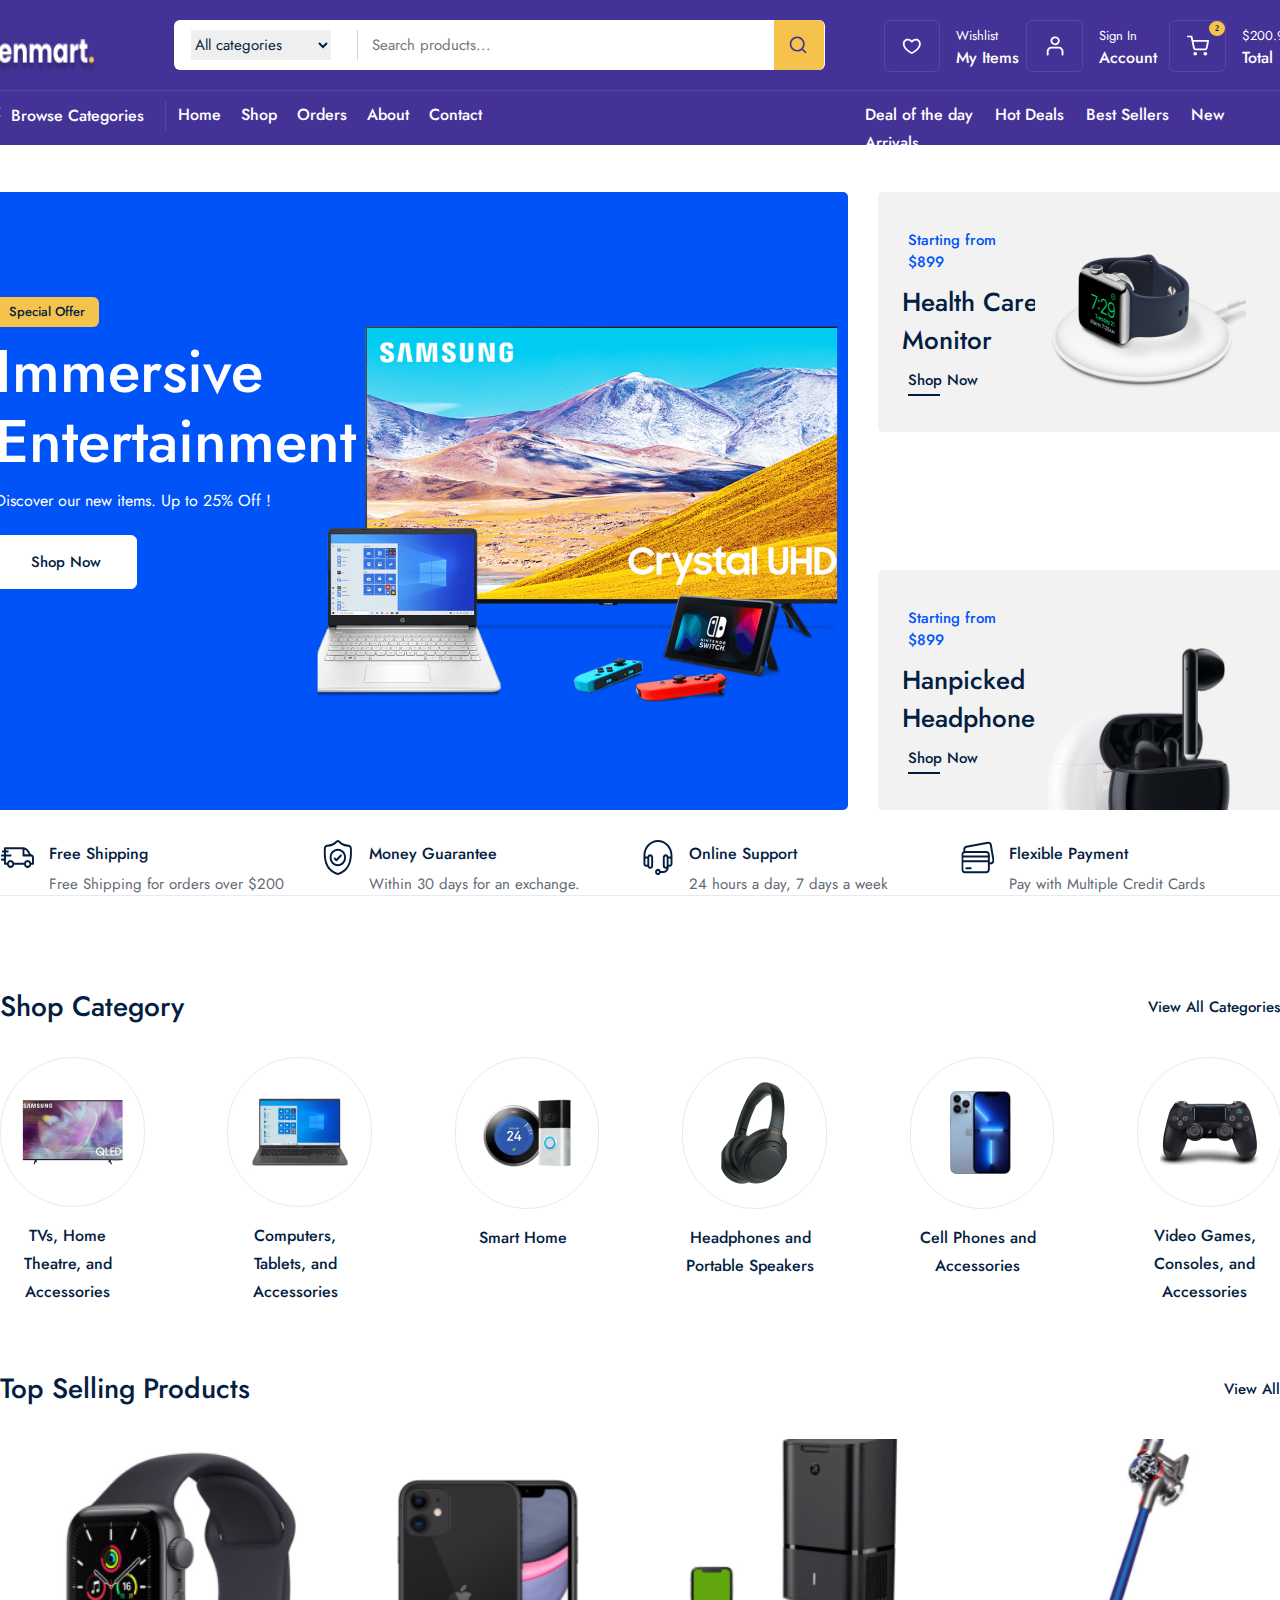
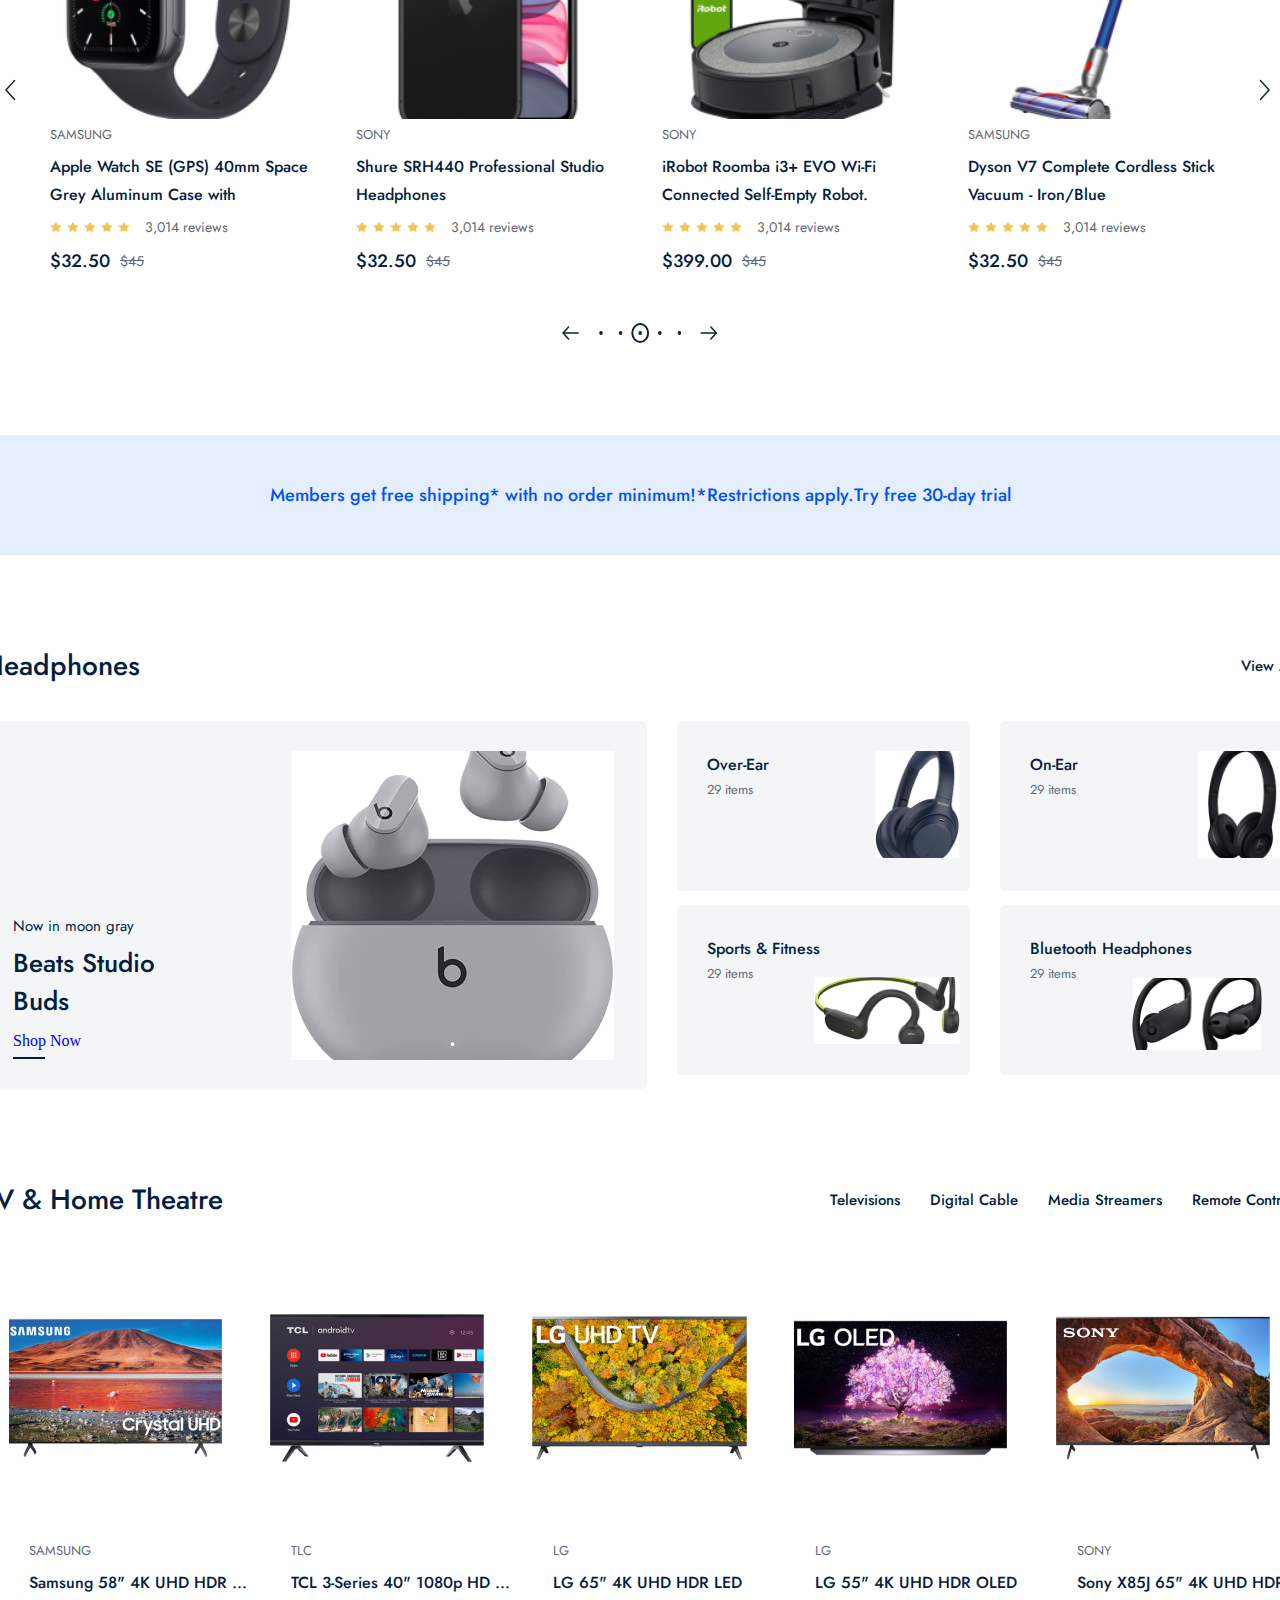
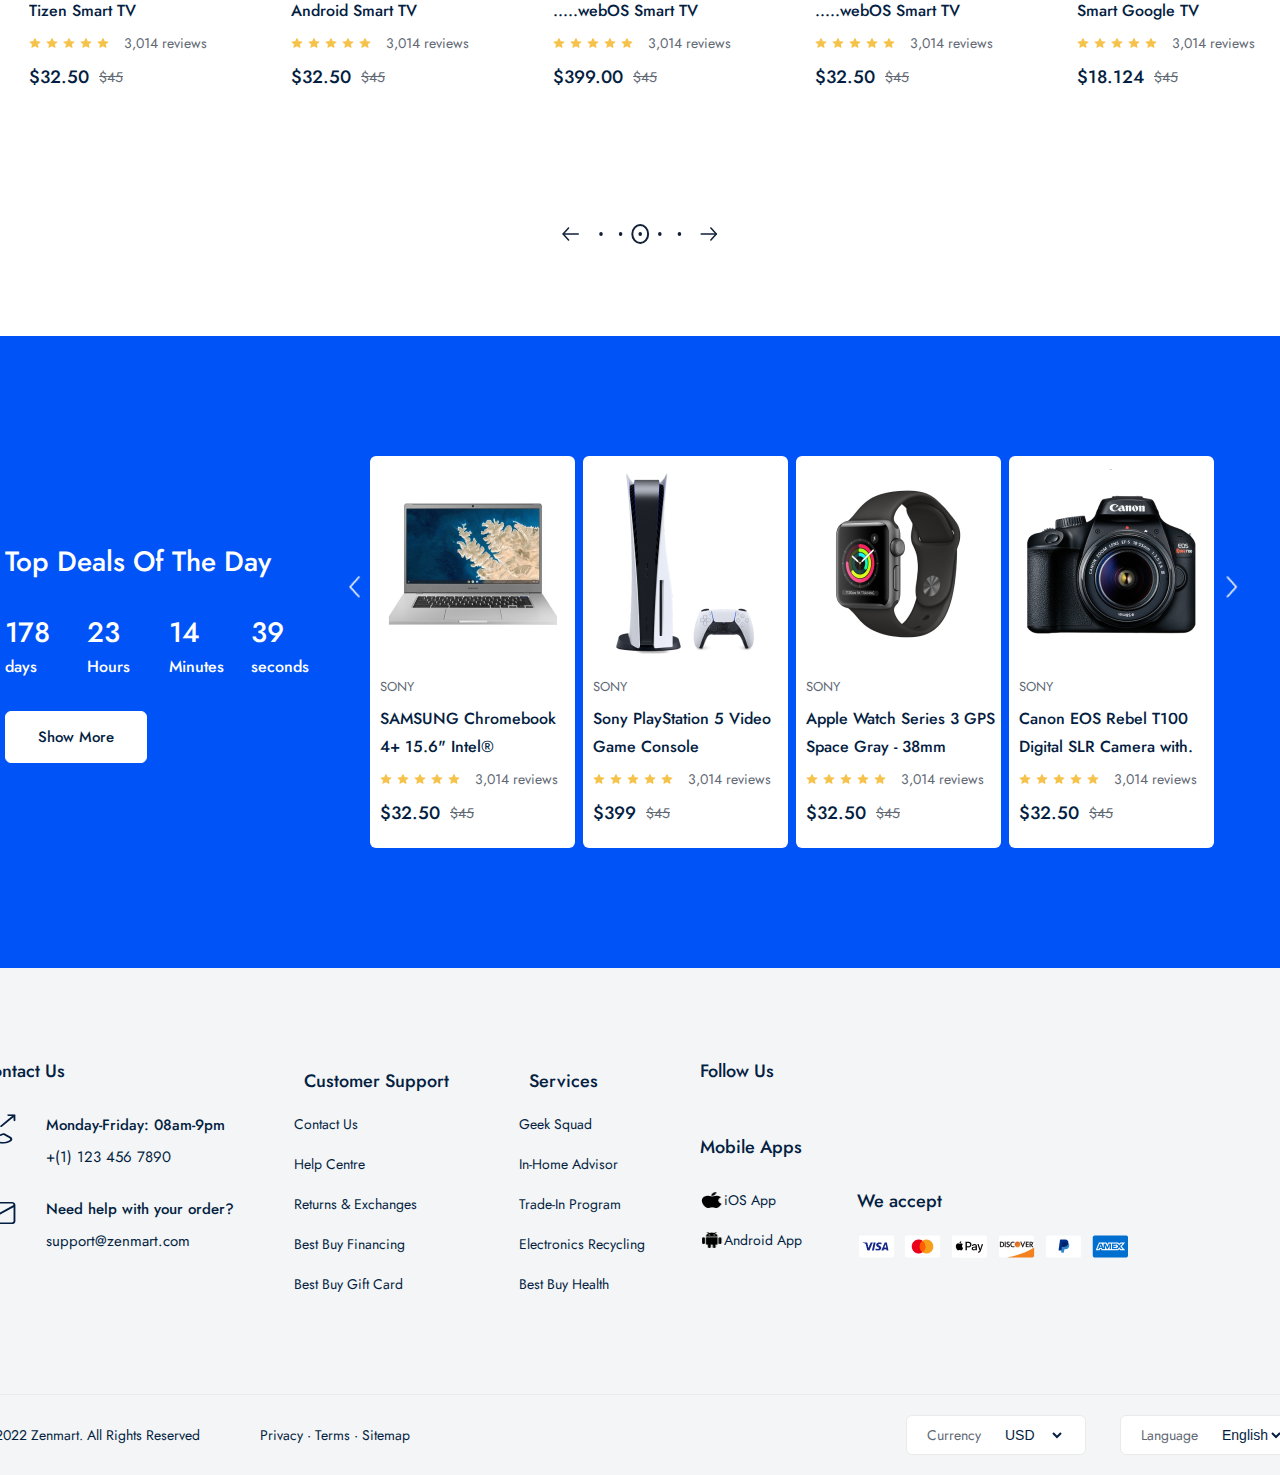
<file: index.html>
<!DOCTYPE html>
<html lang="en">
  <head>
    <meta charset="UTF-8" />
    <meta name="viewport" content="width=device-width, initial-scale=1.0" />
    <title>Zenmart</title>
    <link rel="preconnect" href="https://fonts.googleapis.com" />
    <link rel="preconnect" href="https://fonts.gstatic.com" crossorigin />
    <link
      href="https://fonts.googleapis.com/css2?family=Jost:ital,wght@0,100;0,200;0,300;0,400;0,500;0,600;0,700;0,800;0,900;1,100;1,200;1,300;1,400;1,500;1,600;1,700;1,800;1,900&display=swap"
      rel="stylesheet"
    />
    <link
      rel="stylesheet"
      href="https://cdnjs.cloudflare.com/ajax/libs/font-awesome/6.5.1/css/all.min.css"
      integrity="sha512-DTOQO9RWCH3ppGqcWaEA1BIZOC6xxalwEsw9c2QQeAIftl+Vegovlnee1c9QX4TctnWMn13TZye+giMm8e2LwA=="
      crossorigin="anonymous"
      referrerpolicy="no-referrer"
    />

    <link rel="stylesheet" href="public/css/command.css" />
    <link rel="stylesheet" href="public/css/home.css" />
  </head>

  <body>
    <div class="navbar_frame">
      <div class="container">
        <div class="navbar_top">
          <a href="">
            <img src="public/images/Zenmart..png" alt="zenmart.com" />
          </a>
          <div class="nav_search_frame">
            <div class="search_box">
              <div class="category_list">
                <select>
                  <option value="" selected>All categories</option>
                  <option value="">Computer</option>
                </select>
              </div>
              <input type="search" placeholder="Search products... " />
            </div>
            <div class="search_icon_box">
              <img src="public/images/search 1.svg" alt="rasm" />
            </div>
          </div>
          <div class="nav_top_menu">
            <a href="./order/cart.html">
              <div class="top_menu_box">
                <div class="box_icon_box">
                  <img src="public/images/heart 1.svg" alt="" />
                </div>
                <div class="box_info_box">
                  <span>Wishlist</span>
                  <strong>My Items</strong>
                </div>
              </div>
            </a>
            <a href="./other/login.html">
              <div class="top_menu_box">
                <div class="box_icon_box">
                  <img src="public/images/profile 1.svg" alt="" />
                </div>
                <div class="box_info_box">
                  <span>Sign In</span>
                  <strong>Account</strong>
                </div>
              </div> </a
            ><a href="./order/cart.html">
              <div class="top_menu_box">
                <div class="box_icon_box">
                  <div class="basket_count">2</div>
                  <img src="public/images/shopping-cart 1.svg" alt="" />
                </div>
                <div class="box_info_box">
                  <span>$200.99</span>
                  <strong>Total</strong>
                </div>
              </div>
            </a>
          </div>
        </div>
        <div class="navbar_bott">
          <div class="navbar_bott_box">
            <div class="browse_menu">
              <img src="public/images/Group 44.svg" alt="" />
              <span>Browse Categories</span>
            </div>
            <div class="navbar_route_menu">
              <div class="router_menu">
                <a href="./index.html" class="active">Home</a>
              </div>
              <div class="router_menu">
                <a href="./product/all.html">Shop</a>
              </div>
              <div class="router_menu">
                <a href="./order/cart.html">Orders</a>
              </div>
              <div class="router_menu">
                <a href="./other/about.html">About</a>
              </div>
              <div class="router_menu">
                <a href="./other/contact.html">Contact</a>
              </div>
            </div>
            <div class="sorting_menu">
              <span>Deal of the day</span>
              <span> Hot Deals</span>
              <span>Best Sellers</span>
              <span> New Arrivals</span>
            </div>
          </div>
        </div>
      </div>
    </div>

    <div class="home_page">
      <div class="header_frame">
        <div class="container">
          <div class="header_left">
            <div class="header_content">
              <div>Special Offer</div>
              <span>Immersive Entertainment</span>
              <p>Discover our new items. Up to 25% Off !</p>
              <a href="">Shop Now</a>
              <img src="public/images/tv comp .png" alt="" />
            </div>
          </div>
          <div class="header_right">
            <div class="header_box">
              <div class="box_left">
                <span>Starting from $899</span>
                <p>Health Care Monitor</p>
                <a href="./product/chosenProduct.html">Shop Now</a>
                <div class="hover_border"></div>
              </div>
              <div class="box_right">
                <img src="public/images/image 6.png" alt="" />
              </div>
            </div>
            <div class="header_box">
              <div class="box_left">
                <span>Starting from $899</span>
                <p>Hanpicked Headphones</p>
                <a href="./product/chosenProduct.html">Shop Now</a>
                <div class="hover_border"></div>
              </div>
              <div class="box_right">
                <img src="public/images/image 11.png" alt="" />
              </div>
            </div>
          </div>
        </div>
      </div>
      <div class="service_frame">
        <div class="container">
          <div class="service_box">
            <img src="public/images/fast-delivery 1.svg" alt="" />
            <div class="service_contend">
              <span>Free Shipping</span>
              <p>Free Shipping for orders over $200</p>
            </div>
          </div>
          <div class="service_box">
            <img src="public/images/shield 1.svg" alt="" />
            <div class="service_contend">
              <span>Money Guarantee </span>
              <p>Within 30 days for an exchange.</p>
            </div>
          </div>
          <div class="service_box">
            <img src="public/images/headphones 1.svg" alt="" />
            <div class="service_contend">
              <span>Online Support</span>
              <p>24 hours a day, 7 days a week</p>
            </div>
          </div>
          <div class="service_box">
            <img src="public/images/credit-card 1.svg" alt="" />
            <div class="service_contend">
              <span>Flexible Payment</span>
              <p>Pay with Multiple Credit Cards</p>
            </div>
          </div>
        </div>
      </div>
      <div class="shop_category_frame">
        <div class="container">
          <div class="category_top">
            <span>Shop Category</span>
            <a href="./product/all.html"> View All Categories</a>
          </div>
          <div class="category_wrapper">
            <div class="category_box">
              <div class="category_img_box">
                <img src="public/images/image 44.png" alt="" />
              </div>
              <span> TVs, Home Theatre, and Accessories</span>
            </div>
            <div class="category_box">
              <div class="category_img_box">
                <img src="public/images/image 88.png" alt="" />
              </div>
              <span> Computers, Tablets, and Accessories</span>
            </div>
            <div class="category_box">
              <div class="category_img_box">
                <img src="public/images/image 89.png" alt="" />
              </div>
              <span> Smart Home</span>
            </div>
            <div class="category_box">
              <div class="category_img_box">
                <img src="public/images/image 45.png" alt="" />
              </div>
              <span>Headphones and Portable Speakers</span>
            </div>
            <div class="category_box">
              <div class="category_img_box">
                <img src="public/images/61jLiCovxVL 1.png" alt="" />
              </div>
              <span> Cell Phones and Accessories</span>
            </div>
            <div class="category_box">
              <div class="category_img_box">
                <img src="public/images/image 42.png" alt="" />
              </div>
              <span> Video Games, Consoles, and Accessories</span>
            </div>
          </div>
        </div>
      </div>

      <div class="selling_product_frame">
        <div class="container">
          <div class="category_top">
            <span>Top Selling Products</span>
            <a href="./product/all.html"> View All </a>
          </div>
          <div class="product_wrapper">
            <div class="next_prev_box">
              <img src="public/images/next 1.svg" alt="" />
            </div>

            <div class="product_boxes">
              <div class="product_box">
                <a href="./product/chosenProduct.html">
                  <div
                    class="product_image_box"
                    style="
                      background: url(public/images/image\ 555.png);
                      background-size: cover;
                    "
                  >
                    <div class="hover_box">
                      <button>Add to Card</button>
                    </div>
                  </div>
                </a>
                <div class="product_contend_box">
                  <span class="product_tittle">Samsung</span>
                  <a href="./product/chosenProduct.html">
                    <p class="product_desk">
                      Apple Watch SE (GPS) 40mm Space Grey Aluminum Case with
                    </p>
                  </a>
                  <div class="review_box">
                    <img src="public/images/star (1) 1.png" alt="" />
                    <img src="public/images/star (1) 1.png" alt="" />
                    <img src="public/images/star (1) 1.png" alt="" />
                    <img src="public/images/star (1) 1.png" alt="" />
                    <img src="public/images/star (1) 1.png" alt="" />
                    <span>3,014 reviews</span>
                  </div>
                  <div class="price_box">
                    <strong>$32.50</strong>
                    <span>$45</span>
                  </div>
                </div>
              </div>
              <div class="product_box">
                <a href="./product/chosenProduct.html">
                  <div
                    class="product_image_box"
                    style="
                      background: url(public/images/image\ 30.png);
                      background-size: cover;
                    "
                  >
                    <div class="hover_box">
                      <button>Add to Card</button>
                    </div>
                  </div>
                </a>
                <div class="product_contend_box">
                  <span class="product_tittle">SONY</span>
                  <a href="./product/chosenProduct.html">
                    <p class="product_desk">
                      Shure SRH440 Professional Studio Headphones
                    </p>
                  </a>
                  <div class="review_box">
                    <img src="public/images/star (1) 1.png" alt="" />
                    <img src="public/images/star (1) 1.png" alt="" />
                    <img src="public/images/star (1) 1.png" alt="" />
                    <img src="public/images/star (1) 1.png" alt="" />
                    <img src="public/images/star (1) 1.png" alt="" />
                    <span>3,014 reviews</span>
                  </div>
                  <div class="price_box">
                    <strong>$32.50</strong>
                    <span>$45</span>
                  </div>
                </div>
              </div>
              <div class="product_box">
                <a href="./product/chosenProduct.html">
                  <div
                    class="product_image_box"
                    style="
                      background: url(public/images/image\ 8888.png);
                      background-size: cover;
                    "
                  >
                    <div class="hover_box">
                      <button>Add to Card</button>
                    </div>
                  </div>
                </a>
                <div class="product_contend_box">
                  <span class="product_tittle">SONY</span>
                  <a href="">
                    <p class="product_desk">
                      iRobot Roomba i3+ EVO Wi-Fi Connected Self-Empty Robot.
                    </p>
                  </a>
                  <div class="review_box">
                    <img src="public/images/star (1) 1.png" alt="" />
                    <img src="public/images/star (1) 1.png" alt="" />
                    <img src="public/images/star (1) 1.png" alt="" />
                    <img src="public/images/star (1) 1.png" alt="" />
                    <img src="public/images/star (1) 1.png" alt="" />
                    <span>3,014 reviews</span>
                  </div>
                  <div class="price_box">
                    <strong>$399.00</strong>
                    <span>$45</span>
                  </div>
                </div>
              </div>
              <div class="product_box">
                <a href="./product/chosenProduct.html">
                  <div
                    class="product_image_box"
                    style="
                      background: url(public/images/image\ 8787.png);
                      background-size: cover;
                    "
                  >
                    <div class="hover_box">
                      <button>Add to Card</button>
                    </div>
                  </div>
                </a>
                <div class="product_contend_box">
                  <span class="product_tittle">Samsung</span>
                  <a href="">
                    <p class="product_desk">
                      Dyson V7 Complete Cordless Stick Vacuum - Iron/Blue
                    </p>
                  </a>
                  <div class="review_box">
                    <img src="public/images/star (1) 1.png" alt="" />
                    <img src="public/images/star (1) 1.png" alt="" />
                    <img src="public/images/star (1) 1.png" alt="" />
                    <img src="public/images/star (1) 1.png" alt="" />
                    <img src="public/images/star (1) 1.png" alt="" />
                    <span>3,014 reviews</span>
                  </div>
                  <div class="price_box">
                    <strong>$32.50</strong>
                    <span>$45</span>
                  </div>
                </div>
              </div>
            </div>
            <div class="next_prev_box">
              <img src="public/images/next 333.svg" alt="" />
            </div>
          </div>
          <div class="pagination_box">
            <div class="pagination_main">
              <img src="public/images/arrow-righyyyyt.svg" alt="" />
              <img src="public/images/bullets.svg" alt="" />

              <img src="public/images/arrow-right.svg" alt="" />
            </div>
          </div>
        </div>
      </div>
      <div class="adv_frame">
        Members get free shipping* with no order minimum!*Restrictions apply.Try
        free 30-day trial
      </div>
      <div class="spec_product_frame">
        <div class="container">
          <div class="category_top">
            <span>Headphones</span>
            <a href="./product/all.html"> View All </a>
          </div>
          <div class="spec_product_wrapper">
            <div class="big_product_box">
              <div class="big_product_contend">
                <span>Now in moon gray</span>
                <p>Beats Studio Buds</p>
                <a href="./product/chosenProduct.html">Shop Now</a>
                <div class="hover_border"></div>
              </div>
              <img src="public/images/image 93.png" alt="" />
            </div>
            <div class="small_product_wrapper">
              <div class="small_product_box">
                <div class="small_product_contend">
                  <strong>Over-Ear</strong>
                  <span> 29 items</span>
                </div>
                <img src="public/images/image 94.png" alt="" />
              </div>
              <div class="small_product_box">
                <div class="small_product_contend">
                  <strong>On-Ear</strong>
                  <span> 29 items</span>
                </div>
                <img src="public/images/image 95.png" alt="" />
              </div>
              <div class="small_product_box">
                <div class="small_product_contend">
                  <strong>Sports & Fitness</strong>
                  <span> 29 items</span>
                </div>
                <img
                  src="public/images/image 97.png"
                  alt=""
                  style="
                    width: 146.568px;
                    height: 67px;
                    position: absolute;
                    bottom: 31px;
                  "
                />
              </div>
              <div class="small_product_box">
                <div class="small_product_contend">
                  <strong>Bluetooth Headphones</strong>
                  <span> 29 items</span>
                </div>
                <img
                  src="public/images/image 99.png"
                  alt=""
                  style="
                    width: 130.153px;
                    height: 72px;
                    position: absolute;
                    bottom: 25px;
                    left: 132px;
                  "
                />
              </div>
            </div>
          </div>
        </div>
      </div>
      <div class="tv_frame">
        <div class="container">
          <div class="category_top">
            <span>TV & Home Theatre</span>
            <div>
              <a href=""> Televisions </a>
              <a href=""> Digital Cable </a>
              <a href=""> Media Streamers </a>
              <a href=""> Remote Controls</a>
            </div>
          </div>
          <div class="tv_wrapper">
            <div class="next_prev_box">
              <img src="public/images/next 1.svg" alt="" />
            </div>
            <div class="tv_product_boxes">
              <div class="tv_product_box">
                <div class="product_img">
                  <a href="./product/chosenProduct.html">
                    <img src="public/images/image 8880.png" alt="" />
                  </a>
                </div>
                <div class="product_contend_box">
                  <span class="product_tittle"></span>
                  <a href="./product/chosenProduct.html">
                    <p class="product_desc"></p>
                  </a>
                  <div class="product_box">
                    <a href=""> </a>
                    <div class="product_contend_box">
                      <span class="product_tittle">Samsung</span>
                      <a href="./product/chosenProduct.html">
                        <p class="product_desk">
                          Samsung 58" 4K UHD HDR .....LED Tizen Smart TV
                        </p>
                      </a>
                      <div class="review_box">
                        <img src="public/images/star (1) 1.png" alt="" />
                        <img src="public/images/star (1) 1.png" alt="" />
                        <img src="public/images/star (1) 1.png" alt="" />
                        <img src="public/images/star (1) 1.png" alt="" />
                        <img src="public/images/star (1) 1.png" alt="" />
                        <span>3,014 reviews</span>
                      </div>
                      <div class="price_box">
                        <strong>$32.50</strong>
                        <span>$45</span>
                      </div>
                    </div>
                  </div>
                </div>
              </div>
            </div>
            <div class="tv_product_boxes">
              <div class="tv_product_box">
                <div class="product_img">
                  <a href="./product/chosenProduct.html">
                    <img src="public/images/image 665.png" alt="" />
                  </a>
                </div>
                <div class="product_contend_box">
                  <span class="product_tittle"></span>
                  <a href="./product/chosenProduct.html">
                    <p class="product_desc"></p>
                  </a>
                  <div class="product_box">
                    <a href="./product/chosenProduct.html"> </a>
                    <div class="product_contend_box">
                      <span class="product_tittle">TLC</span>
                      <a href="./product/chosenProduct.html">
                        <p class="product_desk">
                          TCL 3-Series 40" 1080p HD .....LED Android Smart TV
                        </p>
                      </a>
                      <div class="review_box">
                        <img src="public/images/star (1) 1.png" alt="" />
                        <img src="public/images/star (1) 1.png" alt="" />
                        <img src="public/images/star (1) 1.png" alt="" />
                        <img src="public/images/star (1) 1.png" alt="" />
                        <img src="public/images/star (1) 1.png" alt="" />
                        <span>3,014 reviews</span>
                      </div>
                      <div class="price_box">
                        <strong>$32.50</strong>
                        <span>$45</span>
                      </div>
                    </div>
                  </div>
                </div>
              </div>
            </div>
            <div class="tv_product_boxes">
              <div class="tv_product_box">
                <div class="product_img">
                  <a href="./product/chosenProduct.html">
                    <img src="public/images/image 667.png" alt="" />
                  </a>
                </div>
                <div class="product_contend_box">
                  <span class="product_tittle"></span>
                  <a href="./product/chosenProduct.html">
                    <p class="product_desc"></p>
                  </a>
                  <div class="product_box">
                    <a href="./product/chosenProduct.html"> </a>
                    <div class="product_contend_box">
                      <span class="product_tittle">LG</span>
                      <a href="./product/chosenProduct.html">
                        <p class="product_desk">
                          LG 65" 4K UHD HDR LED .....webOS Smart TV
                        </p>
                      </a>
                      <div class="review_box">
                        <img src="public/images/star (1) 1.png" alt="" />
                        <img src="public/images/star (1) 1.png" alt="" />
                        <img src="public/images/star (1) 1.png" alt="" />
                        <img src="public/images/star (1) 1.png" alt="" />
                        <img src="public/images/star (1) 1.png" alt="" />
                        <span>3,014 reviews</span>
                      </div>
                      <div class="price_box">
                        <strong>$399.00</strong>
                        <span>$45</span>
                      </div>
                    </div>
                  </div>
                </div>
              </div>
            </div>
            <div class="tv_product_boxes">
              <div class="tv_product_box">
                <div class="product_img">
                  <a href="">
                    <img src="public/images/image 568.png" alt="" />
                  </a>
                </div>
                <div class="product_contend_box">
                  <span class="product_tittle"></span>
                  <a href="">
                    <p class="product_desc"></p>
                  </a>
                  <div class="product_box">
                    <a href=""> </a>
                    <div class="product_contend_box">
                      <span class="product_tittle">LG</span>
                      <a href="./product/chosenProduct.html">
                        <p class="product_desk">
                          LG 55" 4K UHD HDR OLED .....webOS Smart TV
                        </p>
                      </a>
                      <div class="review_box">
                        <img src="public/images/star (1) 1.png" alt="" />
                        <img src="public/images/star (1) 1.png" alt="" />
                        <img src="public/images/star (1) 1.png" alt="" />
                        <img src="public/images/star (1) 1.png" alt="" />
                        <img src="public/images/star (1) 1.png" alt="" />
                        <span>3,014 reviews</span>
                      </div>
                      <div class="price_box">
                        <strong>$32.50</strong>
                        <span>$45</span>
                      </div>
                    </div>
                  </div>
                </div>
              </div>
            </div>
            <div class="tv_product_boxes">
              <div class="tv_product_box">
                <div class="product_img">
                  <a href="">
                    <img src="public/images/image 659.png" alt="" />
                  </a>
                </div>
                <div class="product_contend_box">
                  <span class="product_tittle"></span>
                  <a href="">
                    <p class="product_desc"></p>
                  </a>
                  <div class="product_box">
                    <a href=""> </a>
                    <div class="product_contend_box">
                      <span class="product_tittle">SONY</span>
                      <a href="./product/chosenProduct.html">
                        <p class="product_desk">
                          Sony X85J 65" 4K UHD HDR LED Smart Google TV
                        </p>
                      </a>
                      <div class="review_box">
                        <img src="public/images/star (1) 1.png" alt="" />
                        <img src="public/images/star (1) 1.png" alt="" />
                        <img src="public/images/star (1) 1.png" alt="" />
                        <img src="public/images/star (1) 1.png" alt="" />
                        <img src="public/images/star (1) 1.png" alt="" />
                        <span>3,014 reviews</span>
                      </div>
                      <div class="price_box">
                        <strong>$18.124</strong>
                        <span>$45</span>
                      </div>
                    </div>
                  </div>
                </div>
              </div>
            </div>
            <div class="next_prev_box">
              <img src="public/images/next 333.svg" alt="" />
            </div>
          </div>
          <div class="pagination_box">
            <div class="pagination_main">
              <img src="public/images/arrow-righyyyyt.svg" alt="" />
              <img src="public/images/bullets.svg" alt="" />

              <img src="public/images/arrow-right.svg" alt="" />
            </div>
          </div>
        </div>
      </div>
      <div class="event_frame">
        <div class="container">
          <div class="event_contend_box">
            <span class="event_tittle">Top Deals Of The Day</span>
            <div class="timer_wrapper">
              <div class="timer_box">
                <strong>178</strong>
                <span>days</span>
              </div>
              <div class="timer_box">
                <strong>23</strong>
                <span>Hours</span>
              </div>
              <div class="timer_box">
                <strong>14</strong>
                <span>Minutes</span>
              </div>
              <div class="timer_box">
                <strong>39</strong>
                <span>seconds</span>
              </div>
            </div>

            <a href="">Show More</a>
          </div>
          <div class="event_product_wrapper">
            <div class="next_prev_box">
              <img src="public/images/next right.png" alt="" />
            </div>
            <div class="event_product_boxes">
              <div class="event_product_box">
                <div class="event_product_img">
                  <a href="./product/chosenProduct.html"
                    ><img src="public/images/image 022.png" alt=""
                  /></a>
                </div>
                <div class="product_contend_box" style="padding: 0 0 0 10px">
                  <span class="product_tittle">SONY</span>
                  <a href="./product/chosenProduct.html">
                    <p class="product_desk">
                      SAMSUNG Chromebook 4+ 15.6" Intel®
                    </p>
                  </a>
                  <div class="review_box">
                    <img src="public/images/star (1) 1.png" alt="" />
                    <img src="public/images/star (1) 1.png" alt="" />
                    <img src="public/images/star (1) 1.png" alt="" />
                    <img src="public/images/star (1) 1.png" alt="" />
                    <img src="public/images/star (1) 1.png" alt="" />
                    <span>3,014 reviews</span>
                  </div>
                  <div class="price_box">
                    <strong>$32.50</strong>
                    <span>$45</span>
                  </div>
                </div>
              </div>
              <div class="event_product_box">
                <div class="event_product_img">
                  <a href="./product/chosenProduct.html"
                    ><img src="public/images/image 0011.png" alt=""
                  /></a>
                </div>
                <div class="product_contend_box" style="padding: 0 0 0 10px">
                  <span class="product_tittle">SONY</span>
                  <a href="./product/chosenProduct.html">
                    <p class="product_desk">
                      Sony PlayStation 5 Video Game Console
                    </p>
                  </a>
                  <div class="review_box">
                    <img src="public/images/star (1) 1.png" alt="" />
                    <img src="public/images/star (1) 1.png" alt="" />
                    <img src="public/images/star (1) 1.png" alt="" />
                    <img src="public/images/star (1) 1.png" alt="" />
                    <img src="public/images/star (1) 1.png" alt="" />
                    <span>3,014 reviews</span>
                  </div>
                  <div class="price_box">
                    <strong>$399</strong>
                    <span>$45</span>
                  </div>
                </div>
              </div>
              <div class="event_product_box">
                <div class="event_product_img">
                  <a href="./product/chosenProduct.html"
                    ><img src="public/images/image 0012.png" alt=""
                  /></a>
                </div>
                <div class="product_contend_box" style="padding: 0 0 0 10px">
                  <span class="product_tittle">SONY</span>
                  <a href="./product/chosenProduct.html">
                    <p class="product_desk">
                      Apple Watch Series 3 GPS Space Gray - 38mm
                    </p>
                  </a>
                  <div class="review_box">
                    <img src="public/images/star (1) 1.png" alt="" />
                    <img src="public/images/star (1) 1.png" alt="" />
                    <img src="public/images/star (1) 1.png" alt="" />
                    <img src="public/images/star (1) 1.png" alt="" />
                    <img src="public/images/star (1) 1.png" alt="" />
                    <span>3,014 reviews</span>
                  </div>
                  <div class="price_box">
                    <strong>$32.50</strong>
                    <span>$45</span>
                  </div>
                </div>
              </div>
              <div class="event_product_box">
                <div class="event_product_img">
                  <a href="./product/chosenProduct.html"
                    ><img src="public/images/image 0013.png" alt=""
                  /></a>
                </div>
                <div class="product_contend_box" style="padding: 0 0 0 10px">
                  <span class="product_tittle">SONY</span>
                  <a href="./product/chosenProduct.html">
                    <p class="product_desk">
                      Canon EOS Rebel T100 Digital SLR Camera with.
                    </p>
                  </a>
                  <div class="review_box">
                    <img src="public/images/star (1) 1.png" alt="" />
                    <img src="public/images/star (1) 1.png" alt="" />
                    <img src="public/images/star (1) 1.png" alt="" />
                    <img src="public/images/star (1) 1.png" alt="" />
                    <img src="public/images/star (1) 1.png" alt="" />
                    <span>3,014 reviews</span>
                  </div>
                  <div class="price_box">
                    <strong>$32.50</strong>
                    <span>$45</span>
                  </div>
                </div>
              </div>
            </div>
            <div class="next_prev_box">
              <img src="public/images/next right1.png" alt="" />
            </div>
          </div>
        </div>
      </div>
    </div>
    <div class="footer_frame">
      <div class="container">
        <div class="footer_top">
          <div class="footer_contact_box">
            <span class="footer_spec_tittle"> Contact Us</span>
            <div class="footer_contact_main">
              <img src="public/images/phone-call 1.svg" alt="" />
              <div>
                <strong>Monday-Friday: 08am-9pm</strong>
                <span>+(1) 123 456 7890</span>
              </div>
            </div>
            <div class="footer_contact_main">
              <img src="public/images/email 1.svg" alt="" />
              <div>
                <strong>Need help with your order?</strong>
                <span>support@zenmart.com</span>
              </div>
            </div>
          </div>
          <div class="footer_support_box">
            <span class="footer_spec_tittle" style="margin: 10px"
              >Customer Support</span
            >
            <a href="">Contact Us</a>
            <a href="">Help Centre</a>
            <a href="">Returns & Exchanges</a>
            <a href="">Best Buy Financing</a>
            <a href="">Best Buy Gift Card</a>
          </div>
          <div class="footer_support_box">
            <span class="footer_spec_tittle" style="margin: 10px"
              >Services</span
            >
            <a href="">Geek Squad</a>
            <a href="">In-Home Advisor</a>
            <a href="">Trade-In Program</a>
            <a href="">Electronics Recycling</a>
            <a href="">Best Buy Health</a>
          </div>
          <div class="footer_media_box">
            <div class="footer_media_main">
              <span class="footer_spec_tittle" style="margin-bottom: 20px"
                >Follow Us</span
              >
              <div class="media_box">
                <i class="fa-brands fa-facebook-f"></i>
                <i class="fa-brands fa-twitter"></i>
                <i class="fa-brands fa-instagram"></i>
                <i class="fa-brands fa-linkedin-in"></i>
              </div>
            </div>
            <div class="footer_media_main" style="margin-top: 30px">
              <span class="footer_spec_tittle" style="margin-bottom: 20px"
                >Mobile Apps</span
              >
              <div class="mobile_app_box">
                <img src="public/images/apple 1.png" alt="" />
                <span>iOS App</span>
              </div>
              <div class="mobile_app_box">
                <img src="public/images/android (1) 1.png" alt="" />
                <span>Android App</span>
              </div>
            </div>
          </div>
          <div class="footer_media_box">
            <div class="footer_media_main" style="margin-top: 130px">
              <span class="footer_spec_tittle" style="margin-bottom: 20px"
                >We accept</span
              >
              <div class="card_box">
                <img src="public/images/1.png" alt="" />
                <img src="public/images/2.png" alt="" />
                <img src="public/images/3.png" alt="" />
                <img src="public/images/4.png" alt="" />
                <img src="public/images/5.png" alt="" />
                <img src="public/images/6.png" alt="" />
              </div>
            </div>
          </div>
        </div>
        <div class="footer_bottom">
          <div class="footer_main">
            <div class="footer_bottom_left">
              <span>© 2022 Zenmart. All Rights Reserved</span>
              <span>Privacy · Terms · Sitemap</span>
            </div>
            <div class="footer_bottom_right">
              <div class="footer_select_box">
                <span>Currency</span>
                <select name="" id="">
                  <option value="">USD</option>
                  <option value="">UZS</option>
                </select>
              </div>
              <div class="footer_select_box">
                <span>Language</span>
                <select name="" id="">
                  <option value="">English</option>
                  <option value="">Uzbek</option>
                </select>
              </div>
            </div>
          </div>
        </div>
      </div>
    </div>
  </body>
</html>
</file>
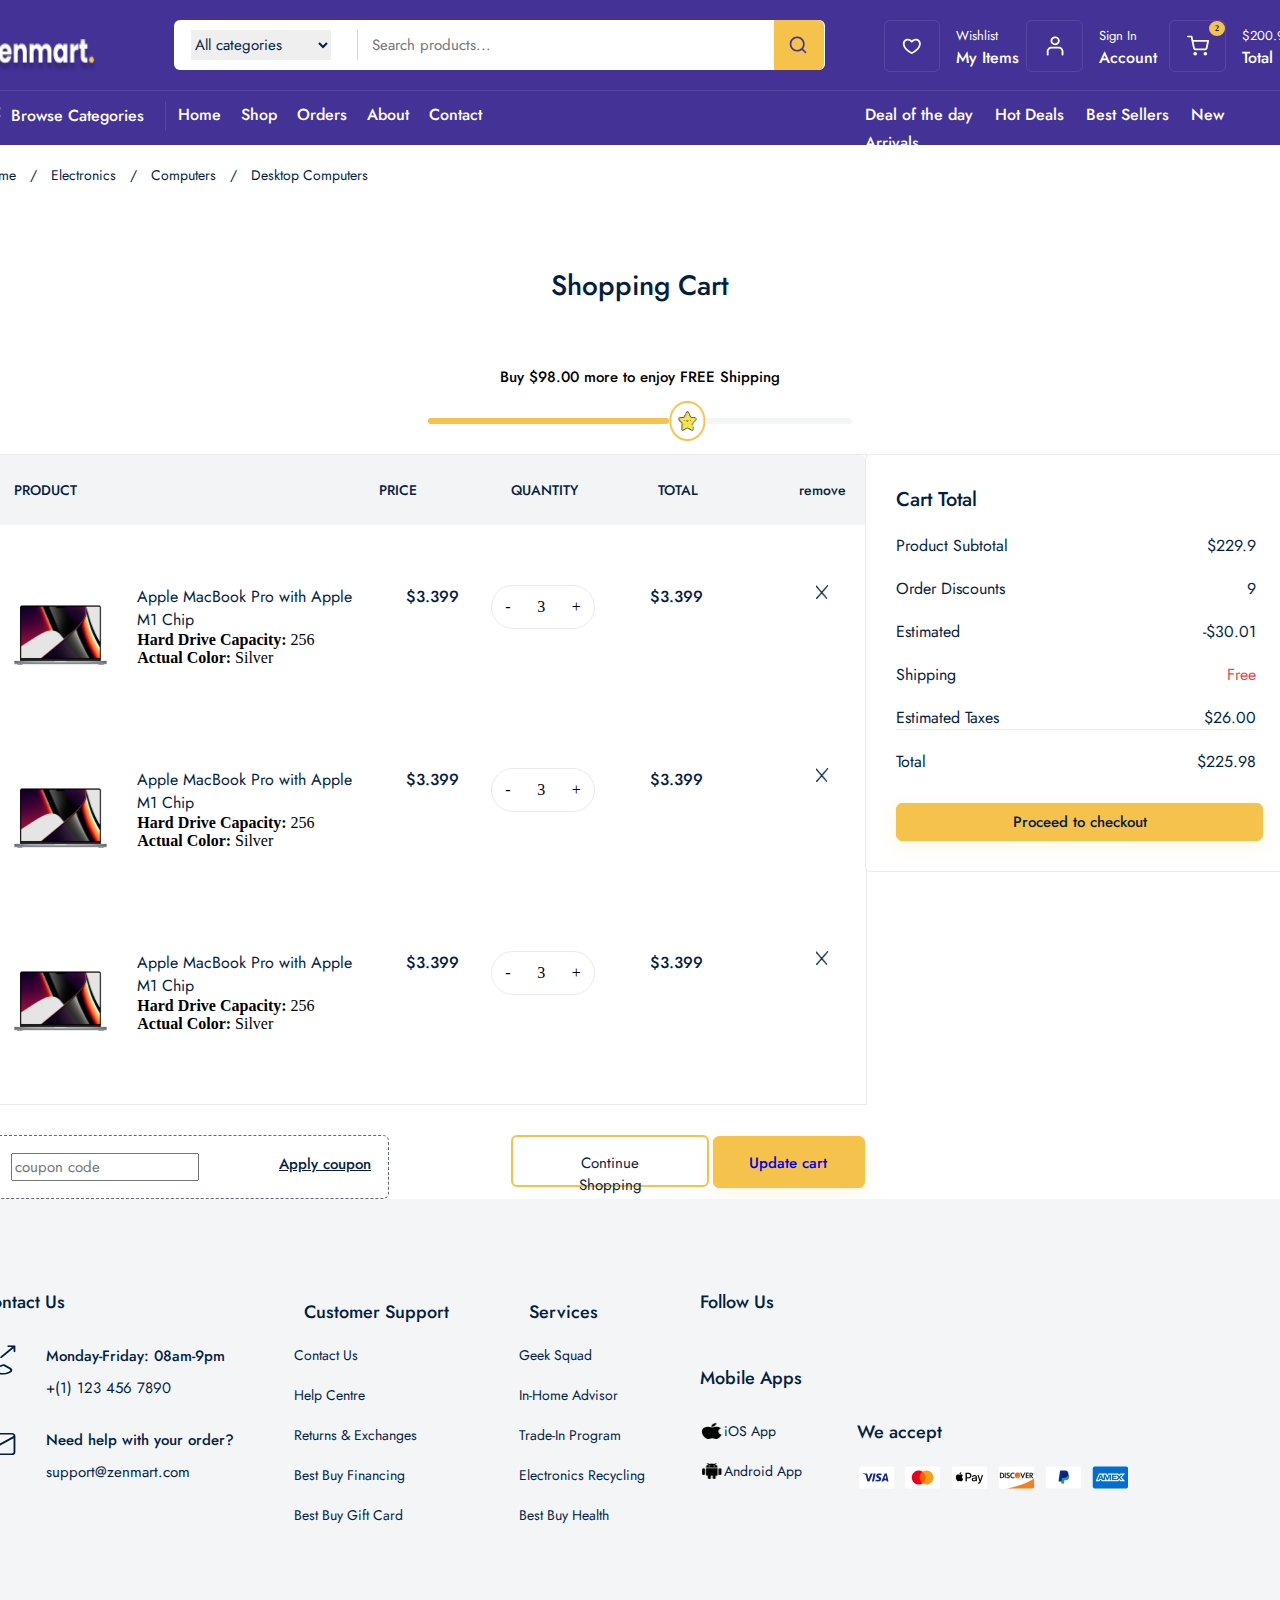
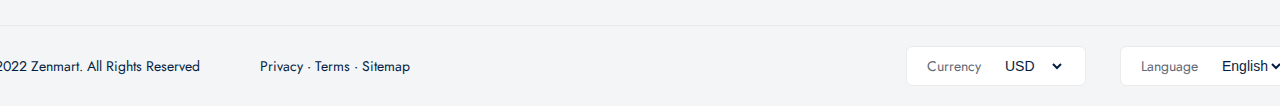
<file: order/cart.html>
<!DOCTYPE html>
<html lang="en">
  <head>
    <meta charset="UTF-8" />
    <meta name="viewport" content="width=device-width, initial-scale=1.0" />
    <title>Zenmart</title>
    <link rel="preconnect" href="https://fonts.googleapis.com" />
    <link rel="preconnect" href="https://fonts.gstatic.com" crossorigin />
    <link
      href="https://fonts.googleapis.com/css2?family=Jost:ital,wght@0,100;0,200;0,300;0,400;0,500;0,600;0,700;0,800;0,900;1,100;1,200;1,300;1,400;1,500;1,600;1,700;1,800;1,900&display=swap"
      rel="stylesheet"
    />
    <link
      rel="stylesheet"
      href="https://cdnjs.cloudflare.com/ajax/libs/font-awesome/6.5.1/css/all.min.css"
      integrity="sha512-DTOQO9RWCH3ppGqcWaEA1BIZOC6xxalwEsw9c2QQeAIftl+Vegovlnee1c9QX4TctnWMn13TZye+giMm8e2LwA=="
      crossorigin="anonymous"
      referrerpolicy="no-referrer"
    />

    <link rel="stylesheet" href="../public/css/command.css" />
    <link rel="stylesheet" href="../public/css/cart.css" />
  </head>

  <body>
    <div class="navbar_frame">
      <div class="container">
        <div class="navbar_top">
          <a href="">
            <img src="../public/images/Zenmart..png" alt="zenmart.com" />
          </a>
          <div class="nav_search_frame">
            <div class="search_box">
              <div class="category_list">
                <select>
                  <option value="" selected>All categories</option>
                  <option value="">Computer</option>
                </select>
              </div>
              <input type="search" placeholder="Search products... " />
            </div>
            <div class="search_icon_box">
              <img src="../public/images/search 1.svg" alt="rasm" />
            </div>
          </div>
          <div class="nav_top_menu">
            <a href="../order/cart.html">
              <div class="top_menu_box">
                <div class="box_icon_box">
                  <img src="../public/images/heart 1.svg" alt="" />
                </div>
                <div class="box_info_box">
                  <span>Wishlist</span>
                  <strong>My Items</strong>
                </div>
              </div>
            </a>
            <a href="../other/login.html">
              <div class="top_menu_box">
                <div class="box_icon_box">
                  <img src="../public/images/profile 1.svg" alt="" />
                </div>
                <div class="box_info_box">
                  <span>Sign In</span>
                  <strong>Account</strong>
                </div>
              </div> </a
            ><a href="../order/cart.html">
              <div class="top_menu_box">
                <div class="box_icon_box">
                  <div class="basket_count">2</div>
                  <img src="../public/images/shopping-cart 1.svg" alt="" />
                </div>
                <div class="box_info_box">
                  <span>$200.99</span>
                  <strong>Total</strong>
                </div>
              </div>
            </a>
          </div>
        </div>
        <div class="navbar_bott">
          <div class="navbar_bott_box">
            <div class="browse_menu">
              <img src="../public/images/Group 44.svg" alt="" />
              <span>Browse Categories</span>
            </div>
            <div class="navbar_route_menu">
              <div class="router_menu">
                <a href="../index.html">Home</a>
              </div>
              <div class="router_menu">
                <a href="../product/all.html" class="active">Shop</a>
              </div>
              <div class="router_menu">
                <a href="../order/cart.html">Orders</a>
              </div>
              <div class="router_menu">
                <a href="../other/about.html">About</a>
              </div>
              <div class="router_menu">
                <a href="../other/contact.html">Contact</a>
              </div>
            </div>
            <div class="sorting_menu">
              <span>Deal of the day</span>
              <span> Hot Deals</span>
              <span>Best Sellers</span>
              <span> New Arrivals</span>
            </div>
          </div>
        </div>
      </div>
    </div>
    <div class="cart_page">
      <div class="page_rooter">
        <span>Home</span>
        <span class="drop">/</span>
        <span> Electronics</span>
        <span class="drop">/</span>
        <span>Computers</span>
        <span class="drop">/</span>
        <span>Desktop Computers</span>
      </div>
      <div class="tittle_div">
        <span>Shopping Cart</span>
        <p>Buy $98.00 more to enjoy FREE Shipping</p>
        <div class="process_bar">
          <div></div>
          <img src="../public/images/icon.png" alt="" />
        </div>
      </div>
      <div class="shop_cart_frame">
        <div class="container">
          <div class="cart_main">
            <div class="cart_main_center">
              <div class="cart_center_main">
                <div class="cart_top_menu">
                  <span style="width: 367px">PRODUCT</span>
                  <span style="width: 133px">PRICE</span>
                  <span style="width: 148px">QUANTITY</span>
                  <span style="width: 142px">TOTAL</span>
                  <span>remove</span>
                </div>
                <div class="cart_box_wrapper">
                  <div class="cart_box">
                    <div class="product_info">
                      <img src="../public/images/550.png" alt="" />
                      <div class="product_info_main">
                        <p>Apple MacBook Pro with Apple M1 Chip</p>
                        <div>
                          <strong>Hard Drive Capacity:</strong>
                          <span> 256</span>
                        </div>
                        <div>
                          <strong>Actual Color: </strong>
                          <span>Silver</span>
                        </div>
                      </div>
                    </div>
                    <div class="cart_price">$3.399</div>
                    <div class="cart_quantity">
                      <div class="add_remove_box">
                        <div class="remove_btn">-</div>
                        <span>3</span>
                        <div class="remove_btn">+</div>
                      </div>
                    </div>
                    <div class="total_price">$3.399</div>
                    <img
                      class="img_div"
                      src="../public/images/close 1.png"
                      alt=""
                    />
                  </div>
                  <div class="cart_box">
                    <div class="product_info">
                      <img src="../public/images/550.png" alt="" />
                      <div class="product_info_main">
                        <p>Apple MacBook Pro with Apple M1 Chip</p>
                        <div>
                          <strong>Hard Drive Capacity:</strong>
                          <span> 256</span>
                        </div>
                        <div>
                          <strong>Actual Color: </strong>
                          <span>Silver</span>
                        </div>
                      </div>
                    </div>
                    <div class="cart_price">$3.399</div>
                    <div class="cart_quantity">
                      <div class="add_remove_box">
                        <div class="remove_btn">-</div>
                        <span>3</span>
                        <div class="remove_btn">+</div>
                      </div>
                    </div>
                    <div class="total_price">$3.399</div>
                    <img
                      class="img_div"
                      src="../public/images/close 1.png"
                      alt=""
                    />
                  </div>
                  <div class="cart_box">
                    <div class="product_info">
                      <img src="../public/images/550.png" alt="" />
                      <div class="product_info_main">
                        <p>Apple MacBook Pro with Apple M1 Chip</p>
                        <div>
                          <strong>Hard Drive Capacity:</strong>
                          <span> 256</span>
                        </div>
                        <div>
                          <strong>Actual Color: </strong>
                          <span>Silver</span>
                        </div>
                      </div>
                    </div>
                    <div class="cart_price">$3.399</div>
                    <div class="cart_quantity">
                      <div class="add_remove_box">
                        <div class="remove_btn">-</div>
                        <span>3</span>
                        <div class="remove_btn">+</div>
                      </div>
                    </div>
                    <div class="total_price">$3.399</div>
                    <img
                      class="img_div"
                      src="../public/images/close 1.png"
                      alt=""
                    />
                  </div>
                </div>
              </div>
            </div>
            <div class="cart_bottom">
              <div class="coupon_box">
                <input type="text" placeholder="coupon code" />
                <span>Apply coupon</span>
              </div>
              <div class="cart_btn_box">
                <button>Continue Shopping</button>
                <button class="upt_btn">
                  <a href="../order/checkout.html">Update cart</a>
                </button>
              </div>
            </div>
          </div>
          <div class="cart_price_box">
            <span class="box_tittle">Cart Total</span>
            <div class="cart_price_info">
              <div>
                <span>Product Subtotal</span>
                <span>$229.9</span>
              </div>
              <div>
                <span>Order Discounts </span>
                <span>9</span>
              </div>
              <div>
                <span>Estimated </span>
                <span>-$30.01</span>
              </div>
              <div>
                <span>Shipping </span>
                <span style="color: #e94a4a">Free</span>
              </div>
              <div style="border-bottom: 1px solid #eaeaea">
                <span>Estimated Taxes </span>
                <span>$26.00</span>
              </div>
              <div>
                <span>Total</span>
                <span>$225.98</span>
              </div>
            </div>
            <div class="cart_total">
              <span>Proceed to checkout</span>
            </div>
          </div>
        </div>
      </div>
    </div>

    <div class="footer_frame">
      <div class="container">
        <div class="footer_top">
          <div class="footer_contact_box">
            <span class="footer_spec_tittle"> Contact Us</span>
            <div class="footer_contact_main">
              <img src="../public/images/phone-call 1.svg" alt="" />
              <div>
                <strong>Monday-Friday: 08am-9pm</strong>
                <span>+(1) 123 456 7890</span>
              </div>
            </div>
            <div class="footer_contact_main">
              <img src="../public/images/email 1.svg" alt="" />
              <div>
                <strong>Need help with your order?</strong>
                <span>support@zenmart.com</span>
              </div>
            </div>
          </div>
          <div class="footer_support_box">
            <span class="footer_spec_tittle" style="margin: 10px"
              >Customer Support</span
            >
            <a href="">Contact Us</a>
            <a href="">Help Centre</a>
            <a href="">Returns & Exchanges</a>
            <a href="">Best Buy Financing</a>
            <a href="">Best Buy Gift Card</a>
          </div>
          <div class="footer_support_box">
            <span class="footer_spec_tittle" style="margin: 10px"
              >Services</span
            >
            <a href="">Geek Squad</a>
            <a href="">In-Home Advisor</a>
            <a href="">Trade-In Program</a>
            <a href="">Electronics Recycling</a>
            <a href="">Best Buy Health</a>
          </div>
          <div class="footer_media_box">
            <div class="footer_media_main">
              <span class="footer_spec_tittle" style="margin-bottom: 20px"
                >Follow Us</span
              >
              <div class="media_box">
                <i class="fa-brands fa-facebook-f"></i>
                <i class="fa-brands fa-twitter"></i>
                <i class="fa-brands fa-instagram"></i>
                <i class="fa-brands fa-linkedin-in"></i>
              </div>
            </div>
            <div class="footer_media_main" style="margin-top: 30px">
              <span class="footer_spec_tittle" style="margin-bottom: 20px"
                >Mobile Apps</span
              >
              <div class="mobile_app_box">
                <img src="../public/images/apple 1.png" alt="" />
                <span>iOS App</span>
              </div>
              <div class="mobile_app_box">
                <img src="../public/images/android (1) 1.png" alt="" />
                <span>Android App</span>
              </div>
            </div>
          </div>
          <div class="footer_media_box">
            <div class="footer_media_main" style="margin-top: 130px">
              <span class="footer_spec_tittle" style="margin-bottom: 20px"
                >We accept</span
              >
              <div class="card_box">
                <img src="../public/images/1.png" alt="" />
                <img src="../public/images/2.png" alt="" />
                <img src="../public/images/3.png" alt="" />
                <img src="../public/images/4.png" alt="" />
                <img src="../public/images/5.png" alt="" />
                <img src="../public/images/6.png" alt="" />
              </div>
            </div>
          </div>
        </div>
        <div class="footer_bottom">
          <div class="footer_main">
            <div class="footer_bottom_left">
              <span>© 2022 Zenmart. All Rights Reserved</span>
              <span>Privacy · Terms · Sitemap</span>
            </div>
            <div class="footer_bottom_right">
              <div class="footer_select_box">
                <span>Currency</span>
                <select name="" id="">
                  <option value="">USD</option>
                  <option value="">UZS</option>
                </select>
              </div>
              <div class="footer_select_box">
                <span>Language</span>
                <select name="" id="">
                  <option value="">English</option>
                  <option value="">Uzbek</option>
                </select>
              </div>
            </div>
          </div>
        </div>
      </div>
    </div>
  </body>
</html>
</file>
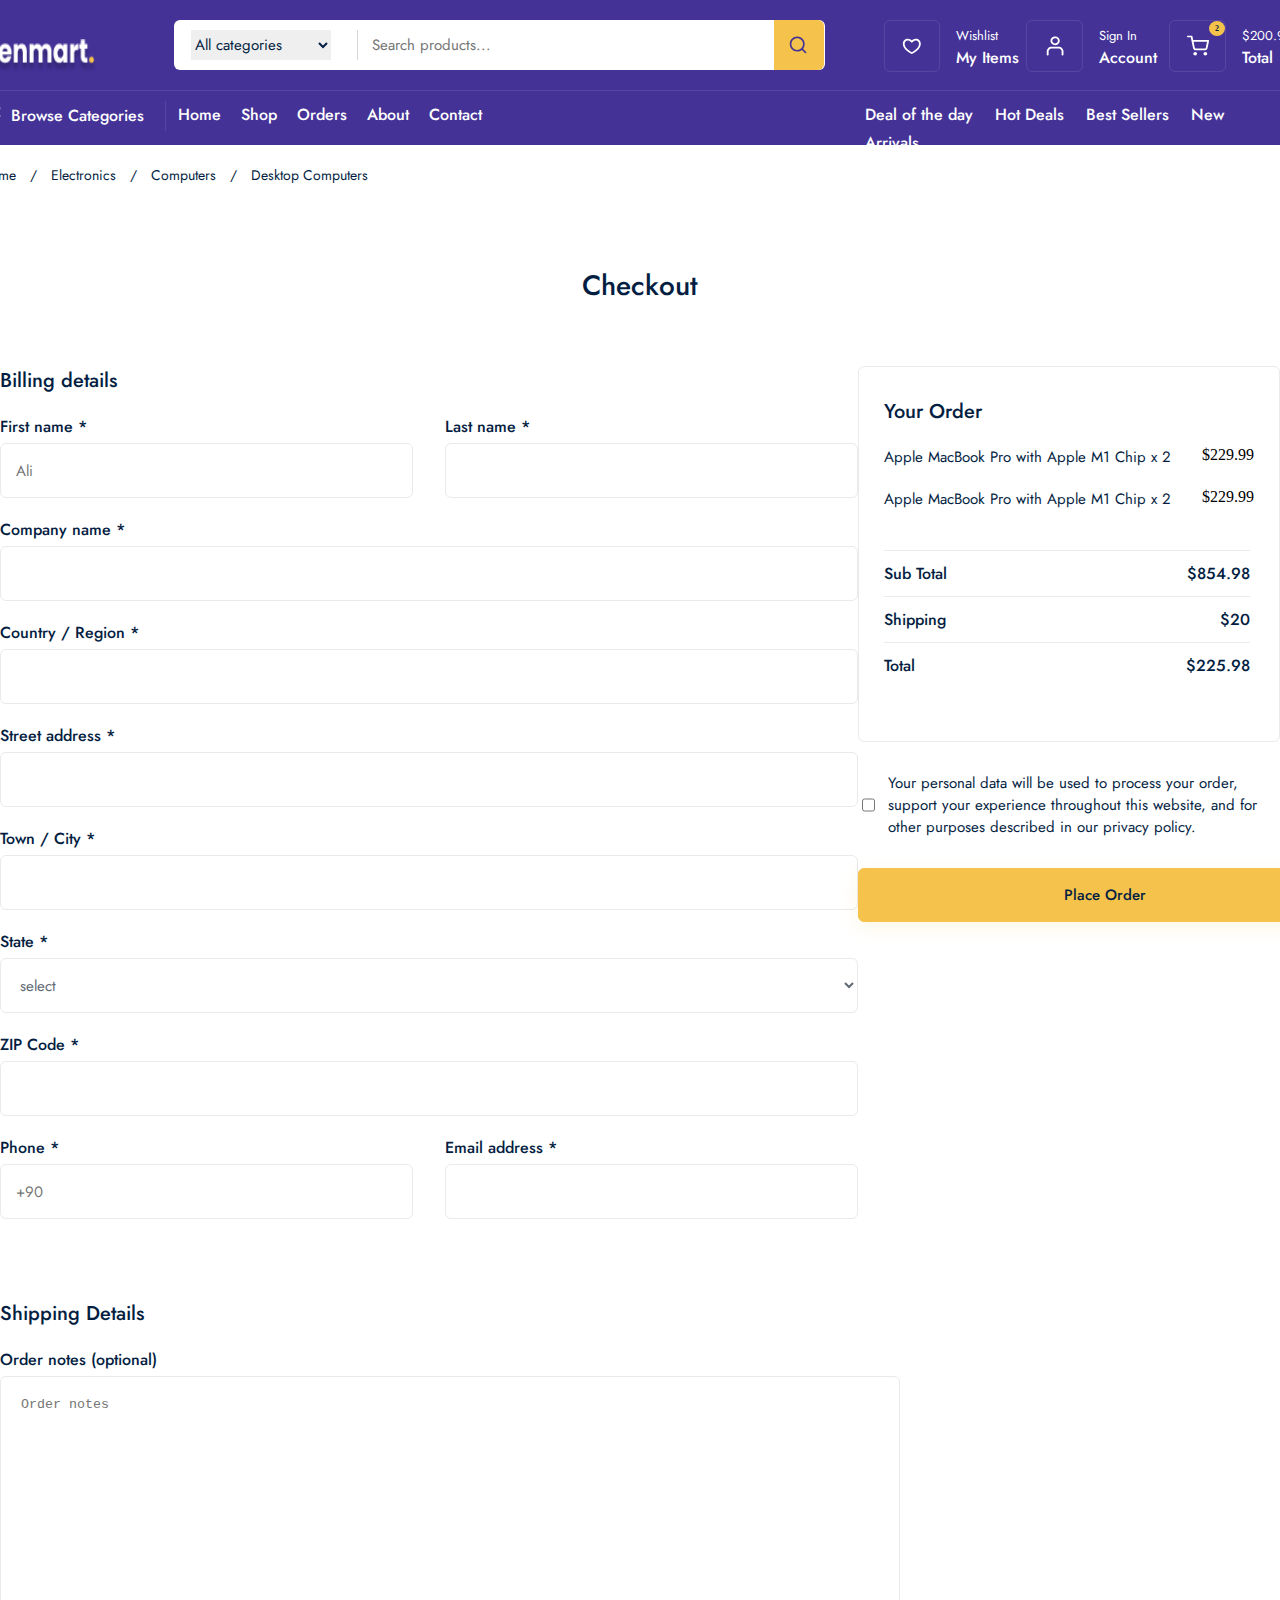
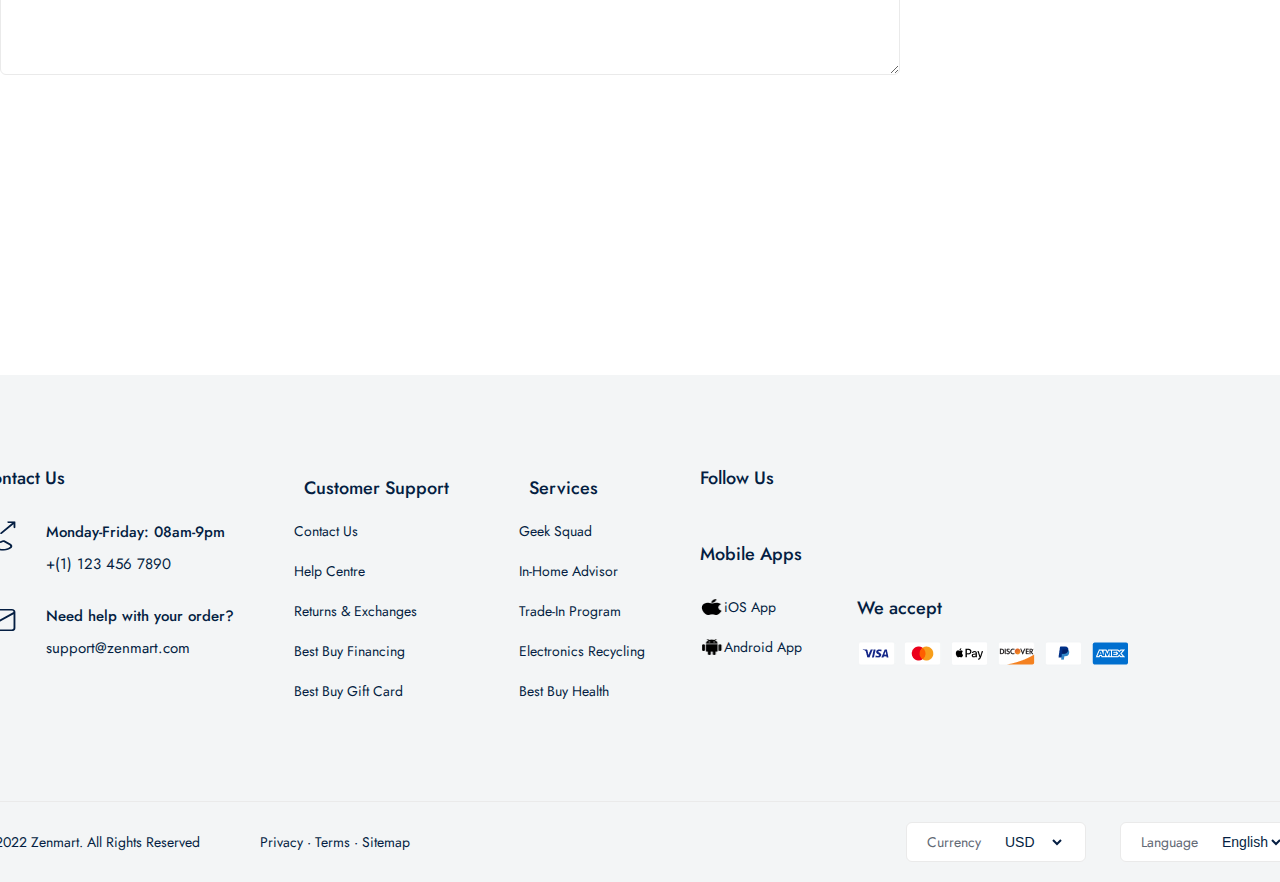
<file: order/checkout.html>
<!DOCTYPE html>
<html lang="en">
  <head>
    <meta charset="UTF-8" />
    <meta name="viewport" content="width=device-width, initial-scale=1.0" />
    <title>Zenmart</title>
    <link rel="preconnect" href="https://fonts.googleapis.com" />
    <link rel="preconnect" href="https://fonts.gstatic.com" crossorigin />
    <link
      href="https://fonts.googleapis.com/css2?family=Jost:ital,wght@0,100;0,200;0,300;0,400;0,500;0,600;0,700;0,800;0,900;1,100;1,200;1,300;1,400;1,500;1,600;1,700;1,800;1,900&display=swap"
      rel="stylesheet"
    />
    <link
      rel="stylesheet"
      href="https://cdnjs.cloudflare.com/ajax/libs/font-awesome/6.5.1/css/all.min.css"
      integrity="sha512-DTOQO9RWCH3ppGqcWaEA1BIZOC6xxalwEsw9c2QQeAIftl+Vegovlnee1c9QX4TctnWMn13TZye+giMm8e2LwA=="
      crossorigin="anonymous"
      referrerpolicy="no-referrer"
    />

    <link rel="stylesheet" href="../public/css/command.css" />
    <link rel="stylesheet" href="../public/css/checkout.css" />
  </head>

  <body>
    <div class="navbar_frame">
      <div class="container">
        <div class="navbar_top">
          <a href="">
            <img src="../public/images/Zenmart..png" alt="zenmart.com" />
          </a>
          <div class="nav_search_frame">
            <div class="search_box">
              <div class="category_list">
                <select>
                  <option value="" selected>All categories</option>
                  <option value="">Computer</option>
                </select>
              </div>
              <input type="search" placeholder="Search products... " />
            </div>
            <div class="search_icon_box">
              <img src="../public/images/search 1.svg" alt="rasm" />
            </div>
          </div>
          <div class="nav_top_menu">
            <a href="../order/cart.html">
              <div class="top_menu_box">
                <div class="box_icon_box">
                  <img src="../public/images/heart 1.svg" alt="" />
                </div>
                <div class="box_info_box">
                  <span>Wishlist</span>
                  <strong>My Items</strong>
                </div>
              </div>
            </a>
            <a href="../other/login.html">
              <div class="top_menu_box">
                <div class="box_icon_box">
                  <img src="../public/images/profile 1.svg" alt="" />
                </div>
                <div class="box_info_box">
                  <span>Sign In</span>
                  <strong>Account</strong>
                </div>
              </div> </a
            ><a href="../order/cart.html">
              <div class="top_menu_box">
                <div class="box_icon_box">
                  <div class="basket_count">2</div>
                  <img src="../public/images/shopping-cart 1.svg" alt="" />
                </div>
                <div class="box_info_box">
                  <span>$200.99</span>
                  <strong>Total</strong>
                </div>
              </div>
            </a>
          </div>
        </div>
        <div class="navbar_bott">
          <div class="navbar_bott_box">
            <div class="browse_menu">
              <img src="../public/images/Group 44.svg" alt="" />
              <span>Browse Categories</span>
            </div>
            <div class="navbar_route_menu">
              <div class="router_menu">
                <a href="../index.html">Home</a>
              </div>
              <div class="router_menu">
                <a href="../product/all.html" class="active">Shop</a>
              </div>
              <div class="router_menu">
                <a href="../order/cart.html">Orders</a>
              </div>
              <div class="router_menu">
                <a href="../other/about.html">About</a>
              </div>
              <div class="router_menu">
                <a href="../other/contact.html">Contact</a>
              </div>
            </div>
            <div class="sorting_menu">
              <span>Deal of the day</span>
              <span> Hot Deals</span>
              <span>Best Sellers</span>
              <span> New Arrivals</span>
            </div>
          </div>
        </div>
      </div>
    </div>

    <div class="checkout_page">
      <div class="page_rooter">
        <span>Home</span>
        <span class="drop">/</span>
        <span> Electronics</span>
        <span class="drop">/</span>
        <span>Computers</span>
        <span class="drop">/</span>
        <span>Desktop Computers</span>
      </div>
      <div class="tittle_div">
        <span>Checkout</span>
      </div>

      <div class="checkout_frame">
        <div class="container">
          <div class="checkout_main">
            <span class="main_tittle">Billing details</span>
            <div class="double_input_box">
              <div class="double_input">
                <label for="first_name">First name *</label>
                <input type="text" placeholder="Ali" id="first_name" />
              </div>
              <div class="double_input">
                <label for="last_name">Last name *</label>
                <input type="text" placeholder="" id="last_name" />
              </div>
            </div>
            <div class="input_box">
              <label for="company_name">Company name *</label>
              <input type="text" placeholder="" id="company_name" />
            </div>
            <div class="input_box">
              <label for="region">Country / Region *</label>
              <input type="text" placeholder="" id="region" />
            </div>
            <div class="input_box">
              <label for="street">Street address *</label>
              <input type="text" placeholder="" id="street" />
            </div>
            <div class="input_box">
              <label for="town">Town / City *</label>
              <input type="text" placeholder="" id="town" />
            </div>
            <div class="input_box">
              <label for="state">State *</label>
              <select name="" id="state">
                <option value="" selected disabled>select</option>
              </select>
            </div>
            <div class="input_box">
              <label for="zip_code">ZIP Code *</label>
              <input type="text" placeholder="" id="zip_code" />
            </div>
            <div class="double_input_box">
              <div class="double_input">
                <label for="phone">Phone *</label>
                <input type="text" placeholder="+90" id="phone" />
              </div>
              <div class="double_input">
                <label for="email_address">Email address *</label>
                <input type="text" placeholder="" id="email_address" />
              </div>
            </div>
            <div class="input_box">
              <span
                class="main_tittle"
                style="margin-bottom: 20px; margin-top: 60px"
                >Shipping Details</span
              >
              <label for="zip_code">Order notes (optional)</label>
              <textarea
                name=""
                id=""
                cols="30"
                rows="10"
                placeholder="Order notes"
              ></textarea>
            </div>
          </div>
          <div class="checkout_order_main">
            <div class="my_order_box">
              <span class="my_order_tittle">Your Order</span>
              <div class="order_product_info">
                <span>Apple MacBook Pro with Apple M1 Chip x 2</span>
                <p>$229.99</p>
              </div>
              <div
                class="order_product_info"
                style="margin-top: 20px; margin-bottom: 40px"
              >
                <span>Apple MacBook Pro with Apple M1 Chip x 2</span>
                <p>$229.99</p>
              </div>
              <div class="spec_info_box">
                <span>Sub Total</span>
                <p>$854.98</p>
              </div>
              <div class="spec_info_box">
                <span>Shipping</span>
                <p>$20</p>
              </div>
              <div class="spec_info_box">
                <span>Total</span>
                <p>$225.98</p>
              </div>
            </div>
            <div class="check_box">
              <input type="checkbox" />
              <span
                >Your personal data will be used to process your order, support
                your experience throughout this website, and for other purposes
                described in our privacy policy.</span
              >
            </div>
            <div class="bott_order_box">
              <a href="received.html" class="received_html">Place Order</a>
            </div>
          </div>
        </div>
      </div>
    </div>

    <div class="footer_frame">
      <div class="container">
        <div class="footer_top">
          <div class="footer_contact_box">
            <span class="footer_spec_tittle"> Contact Us</span>
            <div class="footer_contact_main">
              <img src="../public/images/phone-call 1.svg" alt="" />
              <div>
                <strong>Monday-Friday: 08am-9pm</strong>
                <span>+(1) 123 456 7890</span>
              </div>
            </div>
            <div class="footer_contact_main">
              <img src="../public/images/email 1.svg" alt="" />
              <div>
                <strong>Need help with your order?</strong>
                <span>support@zenmart.com</span>
              </div>
            </div>
          </div>
          <div class="footer_support_box">
            <span class="footer_spec_tittle" style="margin: 10px"
              >Customer Support</span
            >
            <a href="">Contact Us</a>
            <a href="">Help Centre</a>
            <a href="">Returns & Exchanges</a>
            <a href="">Best Buy Financing</a>
            <a href="">Best Buy Gift Card</a>
          </div>
          <div class="footer_support_box">
            <span class="footer_spec_tittle" style="margin: 10px"
              >Services</span
            >
            <a href="">Geek Squad</a>
            <a href="">In-Home Advisor</a>
            <a href="">Trade-In Program</a>
            <a href="">Electronics Recycling</a>
            <a href="">Best Buy Health</a>
          </div>
          <div class="footer_media_box">
            <div class="footer_media_main">
              <span class="footer_spec_tittle" style="margin-bottom: 20px"
                >Follow Us</span
              >
              <div class="media_box">
                <i class="fa-brands fa-facebook-f"></i>
                <i class="fa-brands fa-twitter"></i>
                <i class="fa-brands fa-instagram"></i>
                <i class="fa-brands fa-linkedin-in"></i>
              </div>
            </div>
            <div class="footer_media_main" style="margin-top: 30px">
              <span class="footer_spec_tittle" style="margin-bottom: 20px"
                >Mobile Apps</span
              >
              <div class="mobile_app_box">
                <img src="../public/images/apple 1.png" alt="" />
                <span>iOS App</span>
              </div>
              <div class="mobile_app_box">
                <img src="../public/images/android (1) 1.png" alt="" />
                <span>Android App</span>
              </div>
            </div>
          </div>
          <div class="footer_media_box">
            <div class="footer_media_main" style="margin-top: 130px">
              <span class="footer_spec_tittle" style="margin-bottom: 20px"
                >We accept</span
              >
              <div class="card_box">
                <img src="../public/images/1.png" alt="" />
                <img src="../public/images/2.png" alt="" />
                <img src="../public/images/3.png" alt="" />
                <img src="../public/images/4.png" alt="" />
                <img src="../public/images/5.png" alt="" />
                <img src="../public/images/6.png" alt="" />
              </div>
            </div>
          </div>
        </div>
        <div class="footer_bottom">
          <div class="footer_main">
            <div class="footer_bottom_left">
              <span>© 2022 Zenmart. All Rights Reserved</span>
              <span>Privacy · Terms · Sitemap</span>
            </div>
            <div class="footer_bottom_right">
              <div class="footer_select_box">
                <span>Currency</span>
                <select name="" id="">
                  <option value="">USD</option>
                  <option value="">UZS</option>
                </select>
              </div>
              <div class="footer_select_box">
                <span>Language</span>
                <select name="" id="">
                  <option value="">English</option>
                  <option value="">Uzbek</option>
                </select>
              </div>
            </div>
          </div>
        </div>
      </div>
    </div>
  </body>
</html>
</file>
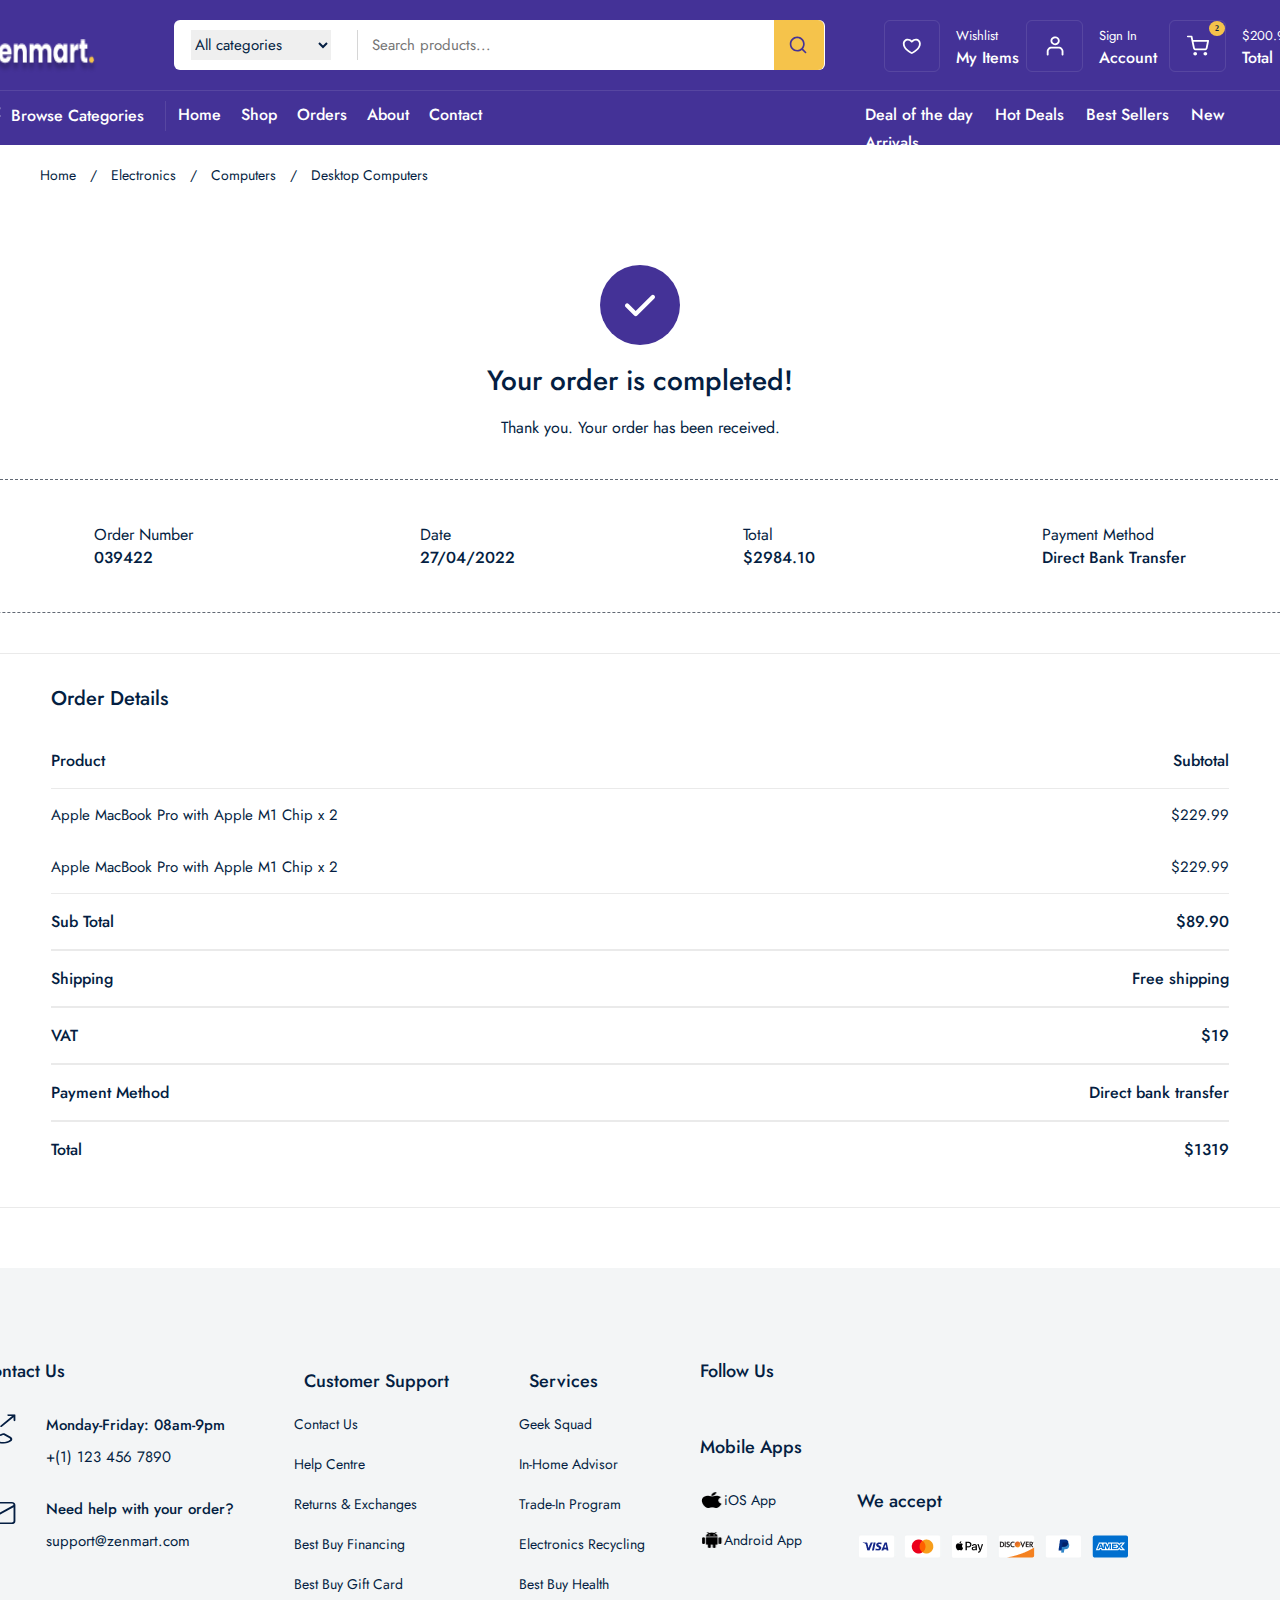
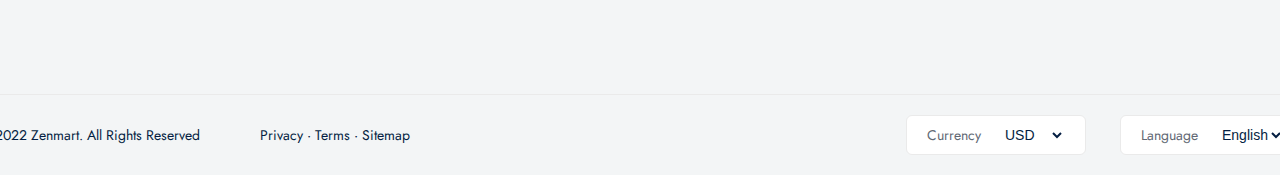
<file: order/received.html>
<!DOCTYPE html>
<html lang="en">
  <head>
    <meta charset="UTF-8" />
    <meta name="viewport" content="width=device-width, initial-scale=1.0" />
    <title>Zenmart</title>
    <link rel="preconnect" href="https://fonts.googleapis.com" />
    <link rel="preconnect" href="https://fonts.gstatic.com" crossorigin />
    <link
      href="https://fonts.googleapis.com/css2?family=Jost:ital,wght@0,100;0,200;0,300;0,400;0,500;0,600;0,700;0,800;0,900;1,100;1,200;1,300;1,400;1,500;1,600;1,700;1,800;1,900&display=swap"
      rel="stylesheet"
    />
    <link
      rel="stylesheet"
      href="https://cdnjs.cloudflare.com/ajax/libs/font-awesome/6.5.1/css/all.min.css"
      integrity="sha512-DTOQO9RWCH3ppGqcWaEA1BIZOC6xxalwEsw9c2QQeAIftl+Vegovlnee1c9QX4TctnWMn13TZye+giMm8e2LwA=="
      crossorigin="anonymous"
      referrerpolicy="no-referrer"
    />

    <link rel="stylesheet" href="../public/css/command.css" />
    <link rel="stylesheet" href="../public/css/received.css" />
  </head>

  <body>
    <div class="navbar_frame">
      <div class="container">
        <div class="navbar_top">
          <a href="">
            <img src="../public/images/Zenmart..png" alt="zenmart.com" />
          </a>
          <div class="nav_search_frame">
            <div class="search_box">
              <div class="category_list">
                <select>
                  <option value="" selected>All categories</option>
                  <option value="">Computer</option>
                </select>
              </div>
              <input type="search" placeholder="Search products... " />
            </div>
            <div class="search_icon_box">
              <img src="../public/images/search 1.svg" alt="rasm" />
            </div>
          </div>
          <div class="nav_top_menu">
            <a href="../order/cart.html">
              <div class="top_menu_box">
                <div class="box_icon_box">
                  <img src="../public/images/heart 1.svg" alt="" />
                </div>
                <div class="box_info_box">
                  <span>Wishlist</span>
                  <strong>My Items</strong>
                </div>
              </div>
            </a>
            <a href="../other/login.html">
              <div class="top_menu_box">
                <div class="box_icon_box">
                  <img src="../public/images/profile 1.svg" alt="" />
                </div>
                <div class="box_info_box">
                  <span>Sign In</span>
                  <strong>Account</strong>
                </div>
              </div> </a
            ><a href="../order/cart.html">
              <div class="top_menu_box">
                <div class="box_icon_box">
                  <div class="basket_count">2</div>
                  <img src="../public/images/shopping-cart 1.svg" alt="" />
                </div>
                <div class="box_info_box">
                  <span>$200.99</span>
                  <strong>Total</strong>
                </div>
              </div>
            </a>
          </div>
        </div>
        <div class="navbar_bott">
          <div class="navbar_bott_box">
            <div class="browse_menu">
              <img src="../public/images/Group 44.svg" alt="" />
              <span>Browse Categories</span>
            </div>
            <div class="navbar_route_menu">
              <div class="router_menu">
                <a href="../index.html">Home</a>
              </div>
              <div class="router_menu">
                <a href="../product/all.html" class="active">Shop</a>
              </div>
              <div class="router_menu">
                <a href="../order/cart.html">Orders</a>
              </div>
              <div class="router_menu">
                <a href="../other/about.html">About</a>
              </div>
              <div class="router_menu">
                <a href="../other/contact.html">Contact</a>
              </div>
            </div>
            <div class="sorting_menu">
              <span>Deal of the day</span>
              <span> Hot Deals</span>
              <span>Best Sellers</span>
              <span> New Arrivals</span>
            </div>
          </div>
        </div>
      </div>
    </div>

    <div class="received_page">
      <div class="page_rooter">
        <span style="margin-left: 60px">Home</span>
        <span class="drop">/</span>
        <span> Electronics</span>
        <span class="drop">/</span>
        <span>Computers</span>
        <span class="drop">/</span>
        <span>Desktop Computers</span>
      </div>

      <div class="tittle_div">
        <div class="image_tittle">
          <svg xmlns="http://www.w3.org/2000/svg" viewBox="0 0 448 512">
            <!--!Font Awesome Free 6.5.1 by @fontawesome - https://fontawesome.com License - https://fontawesome.com/license/free Copyright 2024 Fonticons, Inc.-->
            <path
              fill="#ffffff"
              d="M438.6 105.4c12.5 12.5 12.5 32.8 0 45.3l-256 256c-12.5 12.5-32.8 12.5-45.3 0l-128-128c-12.5-12.5-12.5-32.8 0-45.3s32.8-12.5 45.3 0L160 338.7 393.4 105.4c12.5-12.5 32.8-12.5 45.3 0z"
            />
          </svg>
        </div>
        <span>Your order is completed!</span>
        <p>Thank you. Your order has been received.</p>
      </div>
      <div class="order_main_info">
        <div class="info_div">
          <span>Order Number</span>
          <p>039422</p>
        </div>
        <div class="info_div">
          <span>Date</span>
          <p>27/04/2022</p>
        </div>
        <div class="info_div">
          <span>Total</span>
          <p>$2984.10</p>
        </div>
        <div class="info_div">
          <span>Payment Method</span>
          <p>Direct Bank Transfer</p>
        </div>
      </div>
      <div class="order_detail_box">
        <span class="box_tittle">Order Details</span>

        <div class="order_detail_mail">
          <div class="big_height border_bott">
            <span>Product</span>
            <span>Subtotal</span>
          </div>
          <div class="other_div">
            <span>Apple MacBook Pro with Apple M1 Chip x 2</span>
            <span>$229.99</span>
          </div>
          <div class="other_div">
            <span>Apple MacBook Pro with Apple M1 Chip x 2</span>
            <span>$229.99</span>
          </div>
          <div class="big_height border_top border_bott">
            <span>Sub Total</span>
            <span>$89.90</span>
          </div>
          <div class="big_height border_top border_bott">
            <span>Shipping</span>
            <span>Free shipping</span>
          </div>
          <div class="big_height border_top border_bott">
            <span>VAT</span>
            <span>$19</span>
          </div>
          <div class="big_height border_top border_bott">
            <span>Payment Method</span>
            <span>Direct bank transfer</span>
          </div>
          <div class="big_height border_top">
            <span>Total</span>
            <span>$1319</span>
          </div>
        </div>
      </div>
    </div>

    <div class="footer_frame">
      <div class="container">
        <div class="footer_top">
          <div class="footer_contact_box">
            <span class="footer_spec_tittle"> Contact Us</span>
            <div class="footer_contact_main">
              <img src="../public/images/phone-call 1.svg" alt="" />
              <div>
                <strong>Monday-Friday: 08am-9pm</strong>
                <span>+(1) 123 456 7890</span>
              </div>
            </div>
            <div class="footer_contact_main">
              <img src="../public/images/email 1.svg" alt="" />
              <div>
                <strong>Need help with your order?</strong>
                <span>support@zenmart.com</span>
              </div>
            </div>
          </div>
          <div class="footer_support_box">
            <span class="footer_spec_tittle" style="margin: 10px"
              >Customer Support</span
            >
            <a href="">Contact Us</a>
            <a href="">Help Centre</a>
            <a href="">Returns & Exchanges</a>
            <a href="">Best Buy Financing</a>
            <a href="">Best Buy Gift Card</a>
          </div>
          <div class="footer_support_box">
            <span class="footer_spec_tittle" style="margin: 10px"
              >Services</span
            >
            <a href="">Geek Squad</a>
            <a href="">In-Home Advisor</a>
            <a href="">Trade-In Program</a>
            <a href="">Electronics Recycling</a>
            <a href="">Best Buy Health</a>
          </div>
          <div class="footer_media_box">
            <div class="footer_media_main">
              <span class="footer_spec_tittle" style="margin-bottom: 20px"
                >Follow Us</span
              >
              <div class="media_box">
                <i class="fa-brands fa-facebook-f"></i>
                <i class="fa-brands fa-twitter"></i>
                <i class="fa-brands fa-instagram"></i>
                <i class="fa-brands fa-linkedin-in"></i>
              </div>
            </div>
            <div class="footer_media_main" style="margin-top: 30px">
              <span class="footer_spec_tittle" style="margin-bottom: 20px"
                >Mobile Apps</span
              >
              <div class="mobile_app_box">
                <img src="../public/images/apple 1.png" alt="" />
                <span>iOS App</span>
              </div>
              <div class="mobile_app_box">
                <img src="../public/images/android (1) 1.png" alt="" />
                <span>Android App</span>
              </div>
            </div>
          </div>
          <div class="footer_media_box">
            <div class="footer_media_main" style="margin-top: 130px">
              <span class="footer_spec_tittle" style="margin-bottom: 20px"
                >We accept</span
              >
              <div class="card_box">
                <img src="../public/images/1.png" alt="" />
                <img src="../public/images/2.png" alt="" />
                <img src="../public/images/3.png" alt="" />
                <img src="../public/images/4.png" alt="" />
                <img src="../public/images/5.png" alt="" />
                <img src="../public/images/6.png" alt="" />
              </div>
            </div>
          </div>
        </div>
        <div class="footer_bottom">
          <div class="footer_main">
            <div class="footer_bottom_left">
              <span>© 2022 Zenmart. All Rights Reserved</span>
              <span>Privacy · Terms · Sitemap</span>
            </div>
            <div class="footer_bottom_right">
              <div class="footer_select_box">
                <span>Currency</span>
                <select name="" id="">
                  <option value="">USD</option>
                  <option value="">UZS</option>
                </select>
              </div>
              <div class="footer_select_box">
                <span>Language</span>
                <select name="" id="">
                  <option value="">English</option>
                  <option value="">Uzbek</option>
                </select>
              </div>
            </div>
          </div>
        </div>
      </div>
    </div>
  </body>
</html>
</file>
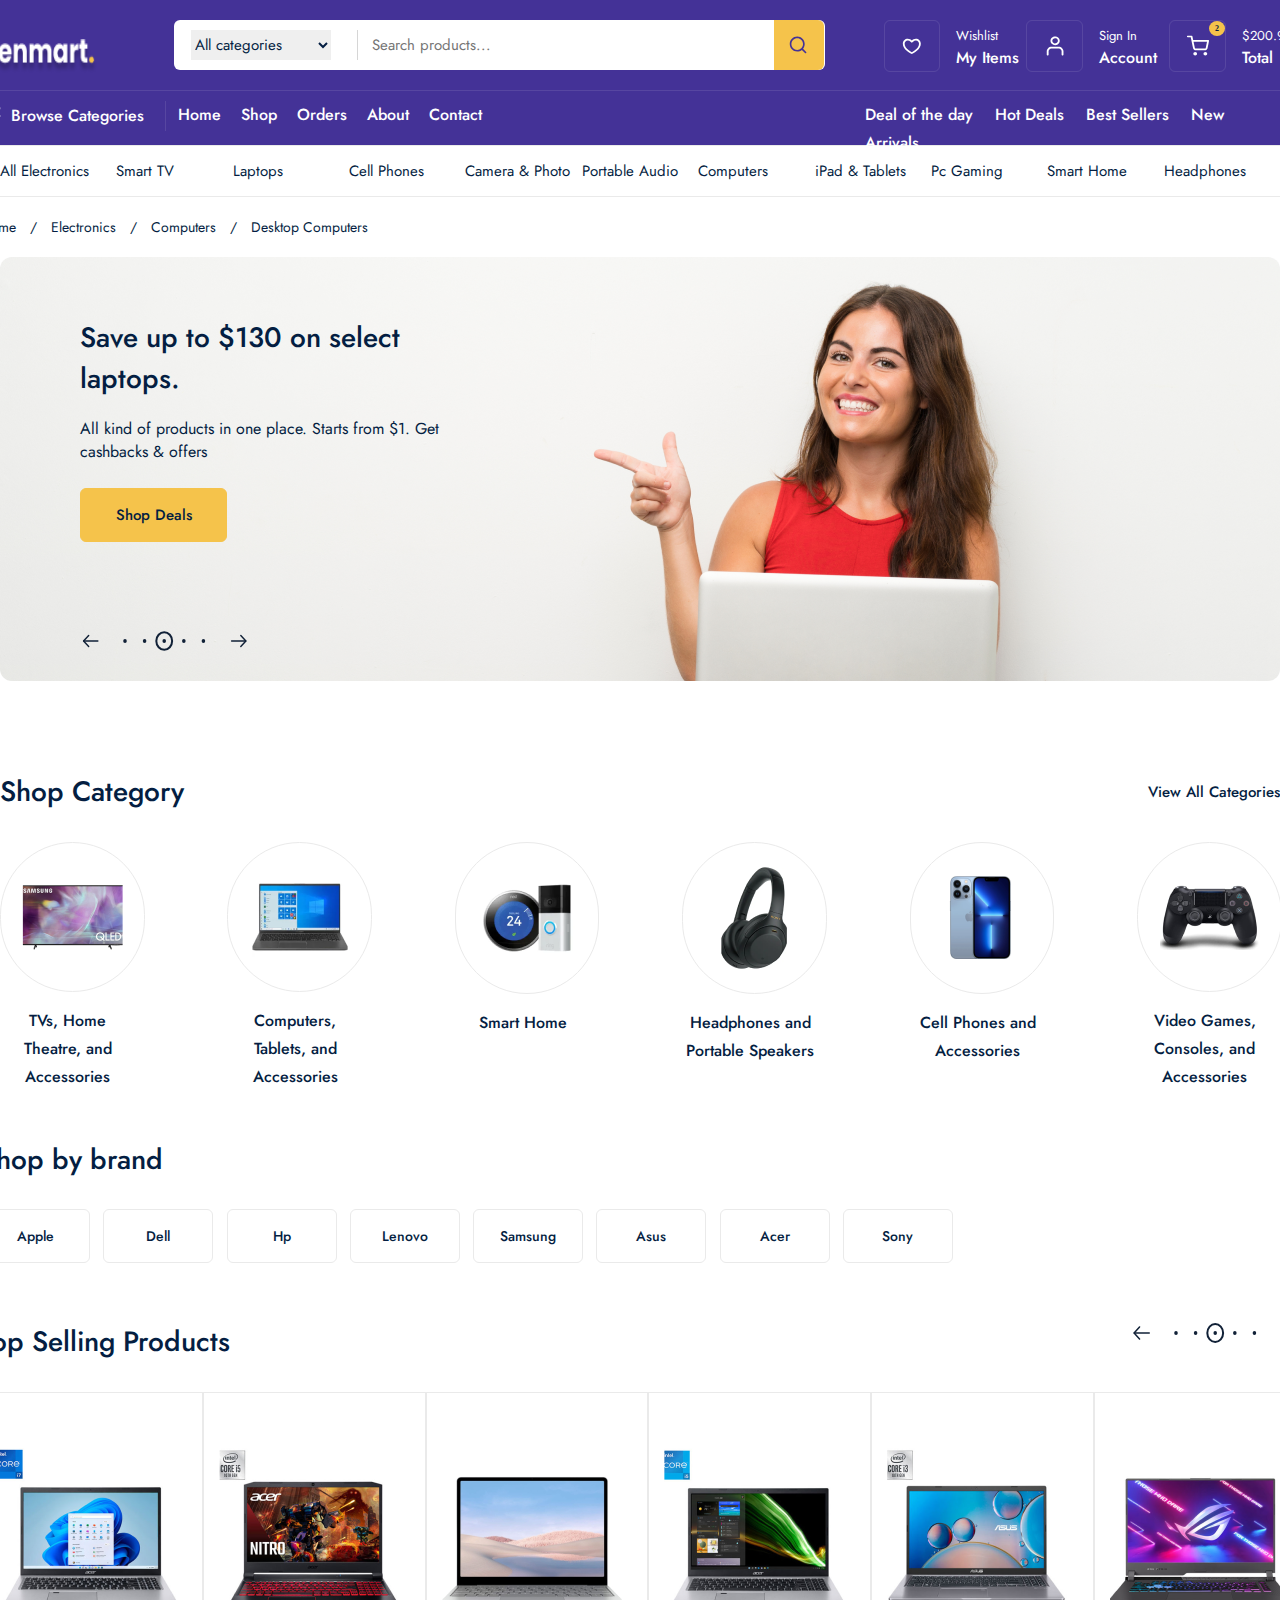
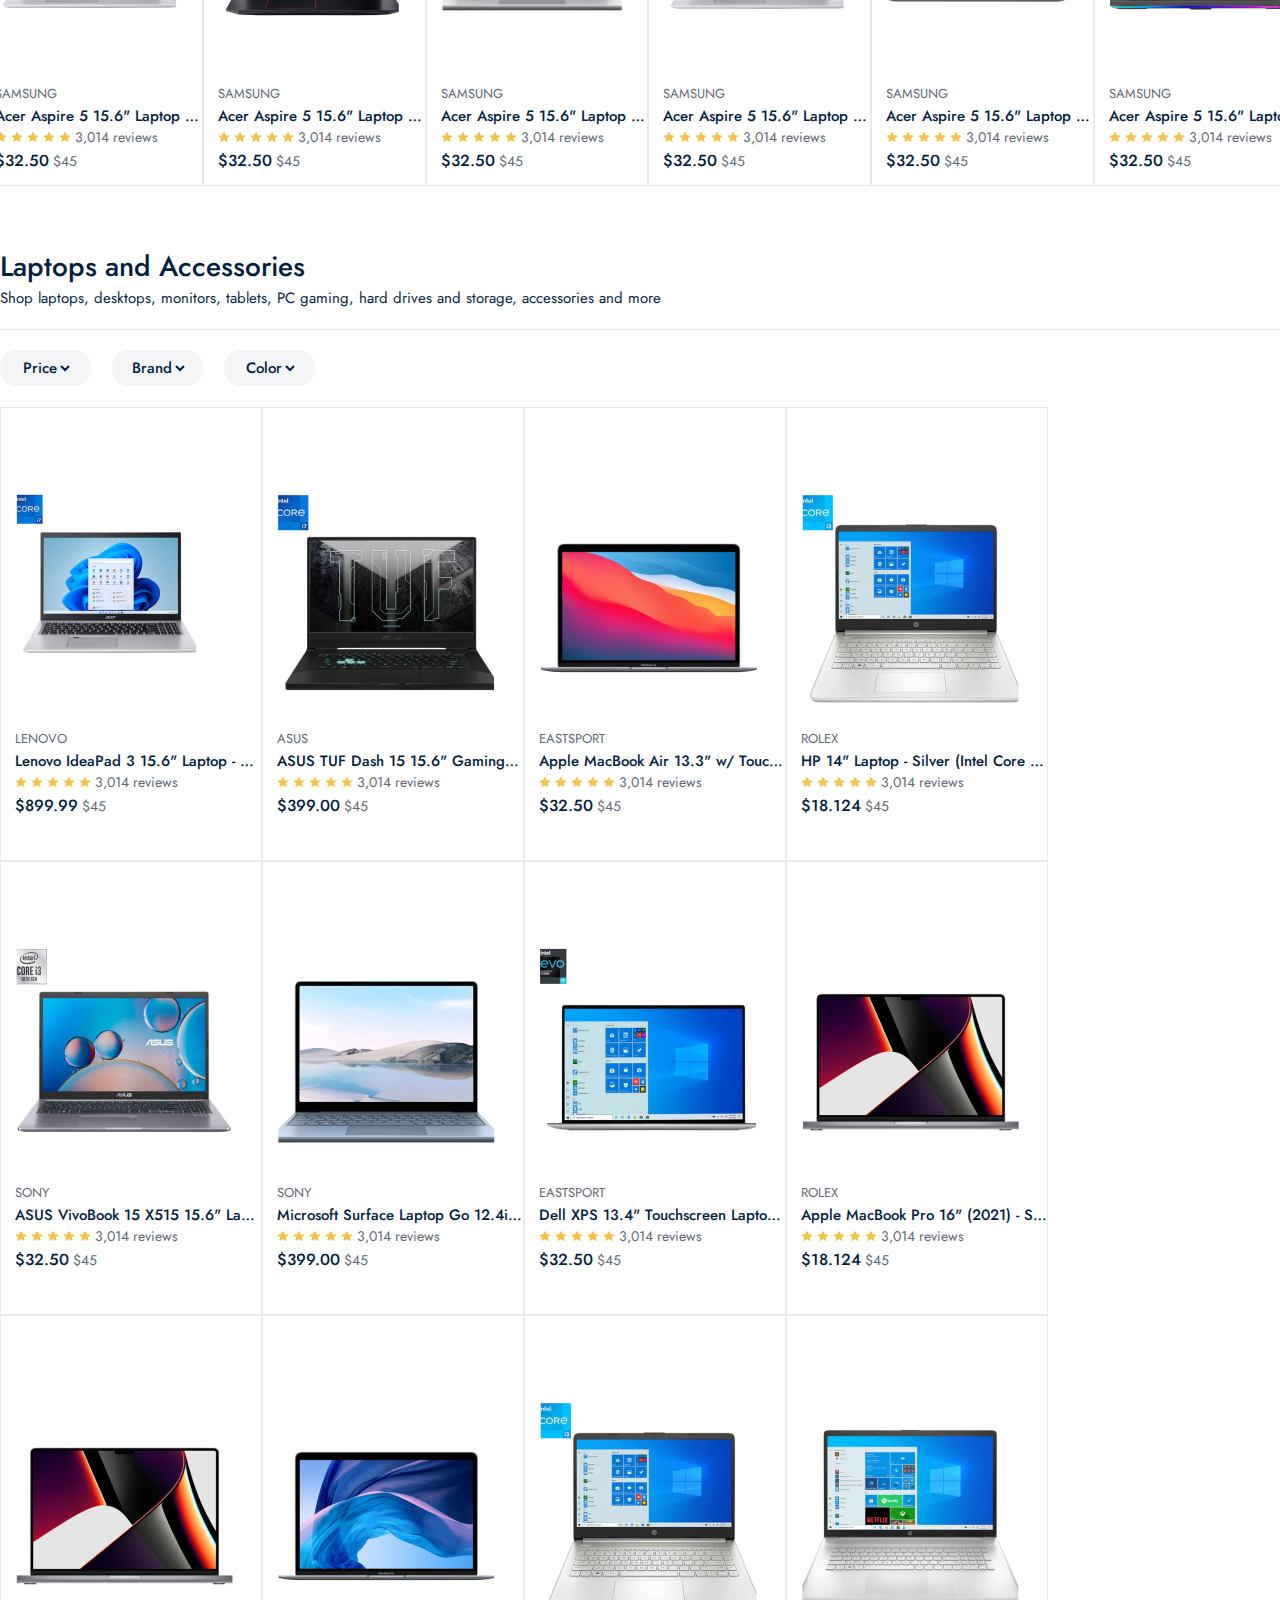
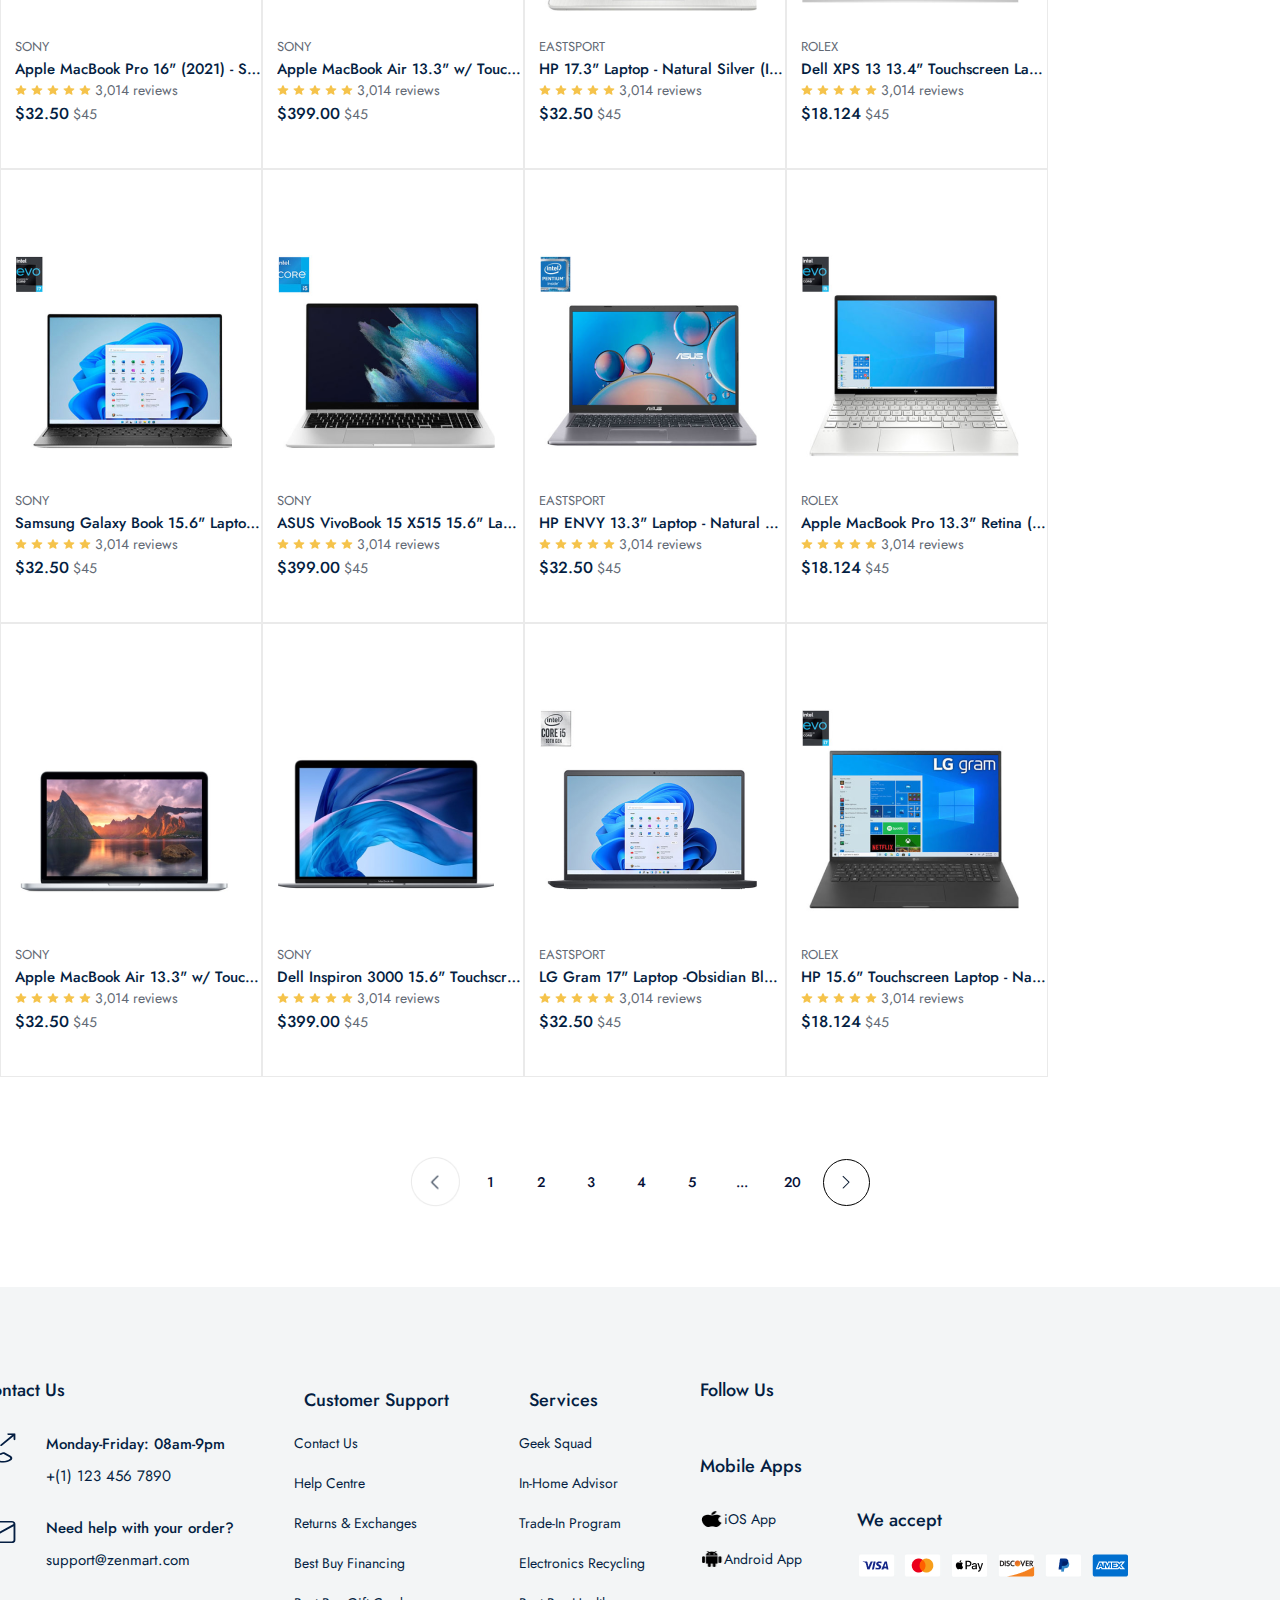
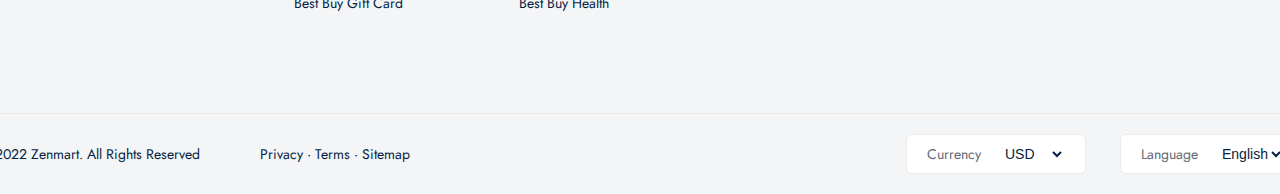
<file: product/all.html>
<!DOCTYPE html>
<html lang="en">
  <head>
    <meta charset="UTF-8" />
    <meta name="viewport" content="width=device-width, initial-scale=1.0" />
    <title>Zenmart</title>
    <link rel="preconnect" href="https://fonts.googleapis.com" />
    <link rel="preconnect" href="https://fonts.gstatic.com" crossorigin />
    <link
      href="https://fonts.googleapis.com/css2?family=Jost:ital,wght@0,100;0,200;0,300;0,400;0,500;0,600;0,700;0,800;0,900;1,100;1,200;1,300;1,400;1,500;1,600;1,700;1,800;1,900&display=swap"
      rel="stylesheet"
    />
    <link
      rel="stylesheet"
      href="https://cdnjs.cloudflare.com/ajax/libs/font-awesome/6.5.1/css/all.min.css"
      integrity="sha512-DTOQO9RWCH3ppGqcWaEA1BIZOC6xxalwEsw9c2QQeAIftl+Vegovlnee1c9QX4TctnWMn13TZye+giMm8e2LwA=="
      crossorigin="anonymous"
      referrerpolicy="no-referrer"
    />

    <link rel="stylesheet" href="../public/css/command.css" />
    <link rel="stylesheet" href="../public/css/product_all.css" />
  </head>

  <body>
    <div class="navbar_frame">
      <div class="container">
        <div class="navbar_top">
          <a href="">
            <img src="../public/images/Zenmart..png" alt="zenmart.com" />
          </a>
          <div class="nav_search_frame">
            <div class="search_box">
              <div class="category_list">
                <select>
                  <option value="" selected>All categories</option>
                  <option value="">Computer</option>
                </select>
              </div>
              <input type="search" placeholder="Search products... " />
            </div>
            <div class="search_icon_box">
              <img src="../public/images/search 1.svg" alt="rasm" />
            </div>
          </div>
          <div class="nav_top_menu">
            <a href="../order/cart.html">
              <div class="top_menu_box">
                <div class="box_icon_box">
                  <img src="../public/images/heart 1.svg" alt="" />
                </div>
                <div class="box_info_box">
                  <span>Wishlist</span>
                  <strong>My Items</strong>
                </div>
              </div>
            </a>
            <a href="../other/login.html">
              <div class="top_menu_box">
                <div class="box_icon_box">
                  <img src="../public/images/profile 1.svg" alt="" />
                </div>
                <div class="box_info_box">
                  <span>Sign In</span>
                  <strong>Account</strong>
                </div>
              </div> </a
            ><a href="../order/cart.html">
              <div class="top_menu_box">
                <div class="box_icon_box">
                  <div class="basket_count">2</div>
                  <img src="../public/images/shopping-cart 1.svg" alt="" />
                </div>
                <div class="box_info_box">
                  <span>$200.99</span>
                  <strong>Total</strong>
                </div>
              </div>
            </a>
          </div>
        </div>
        <div class="navbar_bott">
          <div class="navbar_bott_box">
            <div class="browse_menu">
              <img src="../public/images/Group 44.svg" alt="" />
              <span>Browse Categories</span>
            </div>
            <div class="navbar_route_menu">
              <div class="router_menu">
                <a href="../index.html">Home</a>
              </div>
              <div class="router_menu">
                <a href="../product/all.html" class="active">Shop</a>
              </div>
              <div class="router_menu">
                <a href="../order/cart.html">Orders</a>
              </div>
              <div class="router_menu">
                <a href="../other/about.html">About</a>
              </div>
              <div class="router_menu">
                <a href="../other/contact.html">Contact</a>
              </div>
            </div>
            <div class="sorting_menu">
              <span>Deal of the day</span>
              <span> Hot Deals</span>
              <span>Best Sellers</span>
              <span> New Arrivals</span>
            </div>
          </div>
        </div>
      </div>
    </div>

    <div class="shop_page">
      <div class="category_top_frame">
        <div class="container">
          <div>All Electronics</div>
          <div>Smart TV</div>
          <div>Laptops</div>
          <div>Cell Phones</div>
          <div>Camera & Photo</div>
          <div>Portable Audio</div>
          <div>Computers</div>
          <div>iPad & Tablets</div>
          <div>Pc Gaming</div>
          <div>Smart Home</div>
          <div>Headphones</div>
        </div>
      </div>
      <div class="page_rooter">
        <span>Home</span>
        <span class="drop">/</span>
        <span> Electronics</span>
        <span class="drop">/</span>
        <span>Computers</span>
        <span class="drop">/</span>
        <span>Desktop Computers</span>
      </div>

      <div class="header_frame">
        <div class="container">
          <div class="header_frame_contend">
            <span>Save up to $130 on select laptops.</span>
            <p>
              All kind of products in one place. Starts from $1. Get cashbacks &
              offers
            </p>
            <a href="">
              <div class="shop_bottom">
                <span>Shop Deals</span>
              </div>
            </a>
            <div class="arrow">
              <img src="../public/images/arrow-righyyyyt.svg" alt="" />
              <img src="../public/images/bullets.svg" alt="" />
              <img src="../public/images/arrow-right.svg" alt="" />
            </div>
          </div>
        </div>
      </div>
      <div class="shop_category_frame">
        <div class="container">
          <div class="category_top">
            <span>Shop Category</span>
            <a href="../product/all.html"> View All Categories</a>
          </div>
          <div class="category_wrapper">
            <div class="category_box">
              <div class="category_img_box">
                <img src="../public/images/image 44.png" alt="" />
              </div>
              <span> TVs, Home Theatre, and Accessories</span>
            </div>
            <div class="category_box">
              <div class="category_img_box">
                <img src="../public/images/image 88.png" alt="" />
              </div>
              <span> Computers, Tablets, and Accessories</span>
            </div>
            <div class="category_box">
              <div class="category_img_box">
                <img src="../public/images/image 89.png" alt="" />
              </div>
              <span> Smart Home</span>
            </div>
            <div class="category_box">
              <div class="category_img_box">
                <img src="../public/images/image 45.png" alt="" />
              </div>
              <span>Headphones and Portable Speakers</span>
            </div>
            <div class="category_box">
              <div class="category_img_box">
                <img src="../public/images/61jLiCovxVL 1.png" alt="" />
              </div>
              <span> Cell Phones and Accessories</span>
            </div>
            <div class="category_box">
              <div class="category_img_box">
                <img src="../public/images/image 42.png" alt="" />
              </div>
              <span> Video Games, Consoles, and Accessories</span>
            </div>
          </div>
        </div>
      </div>
      <div class="brand_frame">
        <div class="container">
          <div class="brand_name">
            <span>Shop by brand</span>
          </div>
          <div class="brand_contend">
            <div class="brand_box">
              <span>Apple</span>
            </div>
            <div class="brand_box">
              <span>Dell</span>
            </div>
            <div class="brand_box">
              <span>Hp</span>
            </div>
            <div class="brand_box">
              <span>Lenovo</span>
            </div>
            <div class="brand_box">
              <span>Samsung</span>
            </div>
            <div class="brand_box">
              <span>Asus</span>
            </div>
            <div class="brand_box">
              <span>Acer</span>
            </div>
            <div class="brand_box">
              <span>Sony</span>
            </div>
          </div>
        </div>
      </div>
      <div class="top_products_frame">
        <div class="container">
          <div class="top_products_name">
            <span>Top Selling Products</span>
            <div class="arrow_image">
              <img src="../public/images/arrow-righyyyyt.svg" alt="" />
              <img src="../public/images/bullets.svg" alt="" />
              <img src="../public/images/arrow-right.svg" alt="" />
            </div>
          </div>

          <div class="top_products_contend">
            <div class="top_product_boxes">
              <a href="../product/chosenProduct.html" class="product_image_box">
                <img src="../public/images/image 121.png" alt="" />
              </a>
              <span class="product_tittle">Samsung</span>
              <a href="../product/chosenProduct.html">
                <p class="product_desk">
                  Acer Aspire 5 15.6" Laptop - Silver (Intel Core
                </p>
              </a>
              <div class="review_box">
                <img src="../public/images/star (1) 1.png" alt="" />
                <img src="../public/images/star (1) 1.png" alt="" />
                <img src="../public/images/star (1) 1.png" alt="" />
                <img src="../public/images/star (1) 1.png" alt="" />
                <img src="../public/images/star (1) 1.png" alt="" />
                <span>3,014 reviews</span>
              </div>
              <div class="price_box">
                <strong>$32.50</strong>
                <span>$45</span>
              </div>
            </div>
            <div class="top_product_boxes">
              <a href="../product/chosenProduct.html" class="product_image_box">
                <img src="../public/images/image 122.png" alt="" />
              </a>
              <span class="product_tittle">Samsung</span>
              <a href="../product/chosenProduct.html">
                <p class="product_desk">
                  Acer Aspire 5 15.6" Laptop - Silver (Intel Core
                </p>
              </a>
              <div class="review_box">
                <img src="../public/images/star (1) 1.png" alt="" />
                <img src="../public/images/star (1) 1.png" alt="" />
                <img src="../public/images/star (1) 1.png" alt="" />
                <img src="../public/images/star (1) 1.png" alt="" />
                <img src="../public/images/star (1) 1.png" alt="" />
                <span>3,014 reviews</span>
              </div>
              <div class="price_box">
                <strong>$32.50</strong>
                <span>$45</span>
              </div>
            </div>
            <div class="top_product_boxes">
              <a href="../product/chosenProduct.html" class="product_image_box">
                <img src="../public/images/image 123.png" alt="" />
              </a>
              <span class="product_tittle">Samsung</span>
              <a href="../product/chosenProduct.html">
                <p class="product_desk">
                  Acer Aspire 5 15.6" Laptop - Silver (Intel Core
                </p>
              </a>
              <div class="review_box">
                <img src="../public/images/star (1) 1.png" alt="" />
                <img src="../public/images/star (1) 1.png" alt="" />
                <img src="../public/images/star (1) 1.png" alt="" />
                <img src="../public/images/star (1) 1.png" alt="" />
                <img src="../public/images/star (1) 1.png" alt="" />
                <span>3,014 reviews</span>
              </div>
              <div class="price_box">
                <strong>$32.50</strong>
                <span>$45</span>
              </div>
            </div>
            <div class="top_product_boxes">
              <a href="../product/chosenProduct.html" class="product_image_box">
                <img src="../public/images/image 124.png" alt="" />
              </a>
              <span class="product_tittle">Samsung</span>
              <a href="../product/chosenProduct.html">
                <p class="product_desk">
                  Acer Aspire 5 15.6" Laptop - Silver (Intel Core
                </p>
              </a>
              <div class="review_box">
                <img src="../public/images/star (1) 1.png" alt="" />
                <img src="../public/images/star (1) 1.png" alt="" />
                <img src="../public/images/star (1) 1.png" alt="" />
                <img src="../public/images/star (1) 1.png" alt="" />
                <img src="../public/images/star (1) 1.png" alt="" />
                <span>3,014 reviews</span>
              </div>
              <div class="price_box">
                <strong>$32.50</strong>
                <span>$45</span>
              </div>
            </div>
            <div class="top_product_boxes">
              <a href="../product/chosenProduct.html" class="product_image_box">
                <img src="../public/images/image 125.png" alt="" />
              </a>
              <span class="product_tittle">Samsung</span>
              <a href="../product/chosenProduct.html">
                <p class="product_desk">
                  Acer Aspire 5 15.6" Laptop - Silver (Intel Core
                </p>
              </a>
              <div class="review_box">
                <img src="../public/images/star (1) 1.png" alt="" />
                <img src="../public/images/star (1) 1.png" alt="" />
                <img src="../public/images/star (1) 1.png" alt="" />
                <img src="../public/images/star (1) 1.png" alt="" />
                <img src="../public/images/star (1) 1.png" alt="" />
                <span>3,014 reviews</span>
              </div>
              <div class="price_box">
                <strong>$32.50</strong>
                <span>$45</span>
              </div>
            </div>
            <div class="top_product_boxes">
              <a href="../product/" class="product_image_box">
                <img src="../public/images/image 126.png" alt="" />
              </a>
              <span class="product_tittle">Samsung</span>
              <a href="../product/chosenProduct.html">
                <p class="product_desk">
                  Acer Aspire 5 15.6" Laptop - Silver (Intel Core
                </p>
              </a>
              <div class="review_box">
                <img src="../public/images/star (1) 1.png" alt="" />
                <img src="../public/images/star (1) 1.png" alt="" />
                <img src="../public/images/star (1) 1.png" alt="" />
                <img src="../public/images/star (1) 1.png" alt="" />
                <img src="../public/images/star (1) 1.png" alt="" />
                <span>3,014 reviews</span>
              </div>
              <div class="price_box">
                <strong>$32.50</strong>
                <span>$45</span>
              </div>
            </div>
          </div>
        </div>
      </div>
      <div class="all_product_frame">
        <div class="container">
          <div class="all_product_name">
            <span>Laptops and Accessories</span>
            <p>
              Shop laptops, desktops, monitors, tablets, PC gaming, hard drives
              and storage, accessories and more
            </p>
          </div>
          <div class="product_info">
            <div class="product_select_box">
              <select name="" id="">
                <option value="" selected disabled>Price</option>
              </select>
            </div>
            <div class="product_select_box">
              <select name="" id="">
                <option value="" selected disabled>Brand</option>
              </select>
            </div>
            <div class="product_select_box">
              <select name="" id="">
                <option value="" selected disabled>Color</option>
              </select>
            </div>
          </div>

          <div class="all_product_bott">
            <div class="top_product_boxes">
              <a href="../product/chosenProduct.html" class="product_image_box">
                <img src="../public/images/image 121.png" alt="" />
              </a>
              <span class="product_tittle">lenovo</span>
              <a href="../product/chosenProduct.html">
                <p class="product_desk">
                  Lenovo IdeaPad 3 15.6" Laptop - Sand (Intel Core
                </p>
              </a>
              <div class="review_box">
                <img src="../public/images/star (1) 1.png" alt="" />
                <img src="../public/images/star (1) 1.png" alt="" />
                <img src="../public/images/star (1) 1.png" alt="" />
                <img src="../public/images/star (1) 1.png" alt="" />
                <img src="../public/images/star (1) 1.png" alt="" />
                <span>3,014 reviews</span>
              </div>
              <div class="price_box">
                <strong>$899.99</strong>
                <span>$45</span>
              </div>
            </div>
            <div class="top_product_boxes">
              <a href="../product/chosenProduct.html" class="product_image_box">
                <img src="../public/images/150.png" alt="" />
              </a>
              <span class="product_tittle">ASUS</span>
              <a href="../product/chosenProduct.html">
                <p class="product_desk">
                  ASUS TUF Dash 15 15.6" Gaming Laptop - Grey (Intel
                </p>
              </a>
              <div class="review_box">
                <img src="../public/images/star (1) 1.png" alt="" />
                <img src="../public/images/star (1) 1.png" alt="" />
                <img src="../public/images/star (1) 1.png" alt="" />
                <img src="../public/images/star (1) 1.png" alt="" />
                <img src="../public/images/star (1) 1.png" alt="" />
                <span>3,014 reviews</span>
              </div>
              <div class="price_box">
                <strong>$399.00</strong>
                <span>$45</span>
              </div>
            </div>
            <div class="top_product_boxes">
              <a href="../product/chosenProduct.html" class="product_image_box">
                <img src="../public/images/151.png" alt="" />
              </a>
              <span class="product_tittle">Eastsport</span>
              <a href="../product/chosenProduct.html">
                <p class="product_desk">
                  Apple MacBook Air 13.3" w/ Touch ID (Fall 2020) - Space
                </p>
              </a>
              <div class="review_box">
                <img src="../public/images/star (1) 1.png" alt="" />
                <img src="../public/images/star (1) 1.png" alt="" />
                <img src="../public/images/star (1) 1.png" alt="" />
                <img src="../public/images/star (1) 1.png" alt="" />
                <img src="../public/images/star (1) 1.png" alt="" />
                <span>3,014 reviews</span>
              </div>
              <div class="price_box">
                <strong>$32.50</strong>
                <span>$45</span>
              </div>
            </div>
            <div class="top_product_boxes">
              <a href="../product/chosenProduct.html" class="product_image_box">
                <img src="../public/images/152.png" alt="" />
              </a>
              <span class="product_tittle">rolex</span>
              <a href="../product/chosenProduct.html">
                <p class="product_desk">
                  HP 14" Laptop - Silver (Intel Core i3-1115G4/512GB
                </p>
              </a>
              <div class="review_box">
                <img src="../public/images/star (1) 1.png" alt="" />
                <img src="../public/images/star (1) 1.png" alt="" />
                <img src="../public/images/star (1) 1.png" alt="" />
                <img src="../public/images/star (1) 1.png" alt="" />
                <img src="../public/images/star (1) 1.png" alt="" />
                <span>3,014 reviews</span>
              </div>
              <div class="price_box">
                <strong>$18.124</strong>
                <span>$45</span>
              </div>
            </div>
            <div class="top_product_boxes">
              <a href="../product/chosenProduct.html" class="product_image_box">
                <img src="../public/images/153.png" alt="" />
              </a>
              <span class="product_tittle">SONY</span>
              <a href="../product/chosenProduct.html">
                <p class="product_desk">
                  ASUS VivoBook 15 X515 15.6" Laptop - Slate Grey (Intel Core
                </p>
              </a>
              <div class="review_box">
                <img src="../public/images/star (1) 1.png" alt="" />
                <img src="../public/images/star (1) 1.png" alt="" />
                <img src="../public/images/star (1) 1.png" alt="" />
                <img src="../public/images/star (1) 1.png" alt="" />
                <img src="../public/images/star (1) 1.png" alt="" />
                <span>3,014 reviews</span>
              </div>
              <div class="price_box">
                <strong>$32.50</strong>
                <span>$45</span>
              </div>
            </div>
            <div class="top_product_boxes">
              <a href="../product/chosenProduct.html" class="product_image_box">
                <img src="../public/images/154.png" alt="" />
              </a>
              <span class="product_tittle">SONY</span>
              <a href="../product/chosenProduct.html">
                <p class="product_desk">
                  Microsoft Surface Laptop Go 12.4in Touchscreen Intel i5
                </p>
              </a>
              <div class="review_box">
                <img src="../public/images/star (1) 1.png" alt="" />
                <img src="../public/images/star (1) 1.png" alt="" />
                <img src="../public/images/star (1) 1.png" alt="" />
                <img src="../public/images/star (1) 1.png" alt="" />
                <img src="../public/images/star (1) 1.png" alt="" />
                <span>3,014 reviews</span>
              </div>
              <div class="price_box">
                <strong>$399.00</strong>
                <span>$45</span>
              </div>
            </div>
            <div class="top_product_boxes">
              <a href="../product/chosenProduct.html" class="product_image_box">
                <img src="../public/images/155.png" alt="" />
              </a>
              <span class="product_tittle">Eastsport</span>
              <a href="../product/chosenProduct.html">
                <p class="product_desk">
                  Dell XPS 13.4" Touchscreen Laptop - Silver (Intel Evo Core
                </p>
              </a>
              <div class="review_box">
                <img src="../public/images/star (1) 1.png" alt="" />
                <img src="../public/images/star (1) 1.png" alt="" />
                <img src="../public/images/star (1) 1.png" alt="" />
                <img src="../public/images/star (1) 1.png" alt="" />
                <img src="../public/images/star (1) 1.png" alt="" />
                <span>3,014 reviews</span>
              </div>
              <div class="price_box">
                <strong>$32.50</strong>
                <span>$45</span>
              </div>
            </div>
            <div class="top_product_boxes">
              <a href="../product/chosenProduct.html" class="product_image_box">
                <img src="../public/images/156.png" alt="" />
              </a>
              <span class="product_tittle">rolex</span>
              <a href="../product/chosenProduct.html">
                <p class="product_desk">
                  Apple MacBook Pro 16" (2021) - Space Grey (Apple M1 Pro
                </p>
              </a>
              <div class="review_box">
                <img src="../public/images/star (1) 1.png" alt="" />
                <img src="../public/images/star (1) 1.png" alt="" />
                <img src="../public/images/star (1) 1.png" alt="" />
                <img src="../public/images/star (1) 1.png" alt="" />
                <img src="../public/images/star (1) 1.png" alt="" />
                <span>3,014 reviews</span>
              </div>
              <div class="price_box">
                <strong>$18.124</strong>
                <span>$45</span>
              </div>
            </div>
            <div class="top_product_boxes">
              <a href="../product/chosenProduct.html" class="product_image_box">
                <img src="../public/images/157.png" alt="" />
              </a>
              <span class="product_tittle">SONY</span>
              <a href="../product/chosenProduct.html">
                <p class="product_desk">
                  Apple MacBook Pro 16" (2021) - Space Grey (Apple M1 Pro
                </p>
              </a>
              <div class="review_box">
                <img src="../public/images/star (1) 1.png" alt="" />
                <img src="../public/images/star (1) 1.png" alt="" />
                <img src="../public/images/star (1) 1.png" alt="" />
                <img src="../public/images/star (1) 1.png" alt="" />
                <img src="../public/images/star (1) 1.png" alt="" />
                <span>3,014 reviews</span>
              </div>
              <div class="price_box">
                <strong>$32.50</strong>
                <span>$45</span>
              </div>
            </div>
            <div class="top_product_boxes">
              <a href="../product/chosenProduct.html" class="product_image_box">
                <img src="../public/images/158.png" alt="" />
              </a>
              <span class="product_tittle">SONY</span>
              <a href="../product/chosenProduct.html">
                <p class="product_desk">
                  Apple MacBook Air 13.3" w/ Touch ID (2020) - Space Grey
                </p>
              </a>
              <div class="review_box">
                <img src="../public/images/star (1) 1.png" alt="" />
                <img src="../public/images/star (1) 1.png" alt="" />
                <img src="../public/images/star (1) 1.png" alt="" />
                <img src="../public/images/star (1) 1.png" alt="" />
                <img src="../public/images/star (1) 1.png" alt="" />
                <span>3,014 reviews</span>
              </div>
              <div class="price_box">
                <strong>$399.00</strong>
                <span>$45</span>
              </div>
            </div>
            <div class="top_product_boxes">
              <a href="../product/chosenProduct.html" class="product_image_box">
                <img src="../public/images/152.png" alt="" />
              </a>
              <span class="product_tittle">Eastsport</span>
              <a href="../product/chosenProduct.html">
                <p class="product_desk">
                  HP 17.3" Laptop - Natural Silver (Intel Core i5-1135G7/1TB
                </p>
              </a>
              <div class="review_box">
                <img src="../public/images/star (1) 1.png" alt="" />
                <img src="../public/images/star (1) 1.png" alt="" />
                <img src="../public/images/star (1) 1.png" alt="" />
                <img src="../public/images/star (1) 1.png" alt="" />
                <img src="../public/images/star (1) 1.png" alt="" />
                <span>3,014 reviews</span>
              </div>
              <div class="price_box">
                <strong>$32.50</strong>
                <span>$45</span>
              </div>
            </div>
            <div class="top_product_boxes">
              <a href="../product/chosenProduct.html" class="product_image_box">
                <img src="../public/images/160.png" alt="" />
              </a>
              <span class="product_tittle">rolex</span>
              <a href="../product/chosenProduct.html">
                <p class="product_desk">
                  Dell XPS 13 13.4" Touchscreen Laptop - Silver (Intel Evo
                </p>
              </a>
              <div class="review_box">
                <img src="../public/images/star (1) 1.png" alt="" />
                <img src="../public/images/star (1) 1.png" alt="" />
                <img src="../public/images/star (1) 1.png" alt="" />
                <img src="../public/images/star (1) 1.png" alt="" />
                <img src="../public/images/star (1) 1.png" alt="" />
                <span>3,014 reviews</span>
              </div>
              <div class="price_box">
                <strong>$18.124</strong>
                <span>$45</span>
              </div>
            </div>
            <div class="top_product_boxes">
              <a href="../product/chosenProduct.html" class="product_image_box">
                <img src="../public/images/161.png" alt="" />
              </a>
              <span class="product_tittle">SONY</span>
              <a href="../product/chosenProduct.html">
                <p class="product_desk">
                  Samsung Galaxy Book 15.6" Laptop - Silver (Intel Core
                </p>
              </a>
              <div class="review_box">
                <img src="../public/images/star (1) 1.png" alt="" />
                <img src="../public/images/star (1) 1.png" alt="" />
                <img src="../public/images/star (1) 1.png" alt="" />
                <img src="../public/images/star (1) 1.png" alt="" />
                <img src="../public/images/star (1) 1.png" alt="" />
                <span>3,014 reviews</span>
              </div>
              <div class="price_box">
                <strong>$32.50</strong>
                <span>$45</span>
              </div>
            </div>
            <div class="top_product_boxes">
              <a href="../product/chosenProduct.html" class="product_image_box">
                <img src="../public/images/162.png" alt="" />
              </a>
              <span class="product_tittle">SONY</span>
              <a href="../product/chosenProduct.html">
                <p class="product_desk">
                  ASUS VivoBook 15 X515 15.6" Laptop - Grey (Intel Pentium
                </p>
              </a>
              <div class="review_box">
                <img src="../public/images/star (1) 1.png" alt="" />
                <img src="../public/images/star (1) 1.png" alt="" />
                <img src="../public/images/star (1) 1.png" alt="" />
                <img src="../public/images/star (1) 1.png" alt="" />
                <img src="../public/images/star (1) 1.png" alt="" />
                <span>3,014 reviews</span>
              </div>
              <div class="price_box">
                <strong>$399.00</strong>
                <span>$45</span>
              </div>
            </div>
            <div class="top_product_boxes">
              <a href="../product/chosenProduct.html" class="product_image_box">
                <img src="../public/images/163.png" alt="" />
              </a>
              <span class="product_tittle">Eastsport</span>
              <a href="../product/chosenProduct.html">
                <p class="product_desk">
                  HP ENVY 13.3" Laptop - Natural Silver (Intel Evo
                </p>
              </a>
              <div class="review_box">
                <img src="../public/images/star (1) 1.png" alt="" />
                <img src="../public/images/star (1) 1.png" alt="" />
                <img src="../public/images/star (1) 1.png" alt="" />
                <img src="../public/images/star (1) 1.png" alt="" />
                <img src="../public/images/star (1) 1.png" alt="" />
                <span>3,014 reviews</span>
              </div>
              <div class="price_box">
                <strong>$32.50</strong>
                <span>$45</span>
              </div>
            </div>
            <div class="top_product_boxes">
              <a href="../product/chosenProduct.html" class="product_image_box">
                <img src="../public/images/164.png" alt="" />
              </a>
              <span class="product_tittle">rolex</span>
              <a href="../product/chosenProduct.html">
                <p class="product_desk">
                  Apple MacBook Pro 13.3" Retina (Intel Core i5 2.7 GHz /
                </p>
              </a>
              <div class="review_box">
                <img src="../public/images/star (1) 1.png" alt="" />
                <img src="../public/images/star (1) 1.png" alt="" />
                <img src="../public/images/star (1) 1.png" alt="" />
                <img src="../public/images/star (1) 1.png" alt="" />
                <img src="../public/images/star (1) 1.png" alt="" />
                <span>3,014 reviews</span>
              </div>
              <div class="price_box">
                <strong>$18.124</strong>
                <span>$45</span>
              </div>
            </div>

            <div class="top_product_boxes">
              <a href="../product/chosenProduct.html" class="product_image_box">
                <img src="../public/images/165.png" alt="" />
              </a>
              <span class="product_tittle">SONY</span>
              <a href="../product/chosenProduct.html">
                <p class="product_desk">
                  Apple MacBook Air 13.3" w/ Touch ID (2020) - Space Grey
                </p>
              </a>
              <div class="review_box">
                <img src="../public/images/star (1) 1.png" alt="" />
                <img src="../public/images/star (1) 1.png" alt="" />
                <img src="../public/images/star (1) 1.png" alt="" />
                <img src="../public/images/star (1) 1.png" alt="" />
                <img src="../public/images/star (1) 1.png" alt="" />
                <span>3,014 reviews</span>
              </div>
              <div class="price_box">
                <strong>$32.50</strong>
                <span>$45</span>
              </div>
            </div>
            <div class="top_product_boxes">
              <a href="../product/chosenProduct.html" class="product_image_box">
                <img src="../public/images/166.png" alt="" />
              </a>
              <span class="product_tittle">SONY</span>
              <a href="../product/chosenProduct.html">
                <p class="product_desk">
                  Dell Inspiron 3000 15.6" Touchscreen Laptop - Black
                </p>
              </a>
              <div class="review_box">
                <img src="../public/images/star (1) 1.png" alt="" />
                <img src="../public/images/star (1) 1.png" alt="" />
                <img src="../public/images/star (1) 1.png" alt="" />
                <img src="../public/images/star (1) 1.png" alt="" />
                <img src="../public/images/star (1) 1.png" alt="" />
                <span>3,014 reviews</span>
              </div>
              <div class="price_box">
                <strong>$399.00</strong>
                <span>$45</span>
              </div>
            </div>
            <div class="top_product_boxes">
              <a href="../product/chosenProduct.html" class="product_image_box">
                <img src="../public/images/167.png" alt="" />
              </a>
              <span class="product_tittle">Eastsport</span>
              <a href="../product/chosenProduct.html">
                <p class="product_desk">
                  LG Gram 17" Laptop -Obsidian Black (Intel Evo Core
                </p>
              </a>
              <div class="review_box">
                <img src="../public/images/star (1) 1.png" alt="" />
                <img src="../public/images/star (1) 1.png" alt="" />
                <img src="../public/images/star (1) 1.png" alt="" />
                <img src="../public/images/star (1) 1.png" alt="" />
                <img src="../public/images/star (1) 1.png" alt="" />
                <span>3,014 reviews</span>
              </div>
              <div class="price_box">
                <strong>$32.50</strong>
                <span>$45</span>
              </div>
            </div>
            <div class="top_product_boxes">
              <a href="../product/chosenProduct.html" class="product_image_box">
                <img src="../public/images/168.png" alt="" />
              </a>
              <span class="product_tittle">rolex</span>
              <a href="../product/chosenProduct.html">
                <p class="product_desk">
                  HP 15.6" Touchscreen Laptop - Natural Silver (AMD Ryzen 5
                </p>
              </a>
              <div class="review_box">
                <img src="../public/images/star (1) 1.png" alt="" />
                <img src="../public/images/star (1) 1.png" alt="" />
                <img src="../public/images/star (1) 1.png" alt="" />
                <img src="../public/images/star (1) 1.png" alt="" />
                <img src="../public/images/star (1) 1.png" alt="" />
                <span>3,014 reviews</span>
              </div>
              <div class="price_box">
                <strong>$18.124</strong>
                <span>$45</span>
              </div>
            </div>
          </div>

          <div class="paggination_all_product_box">
            <img src="../public/images/10101.png" alt="" />
            <div class="product_numbers">1</div>
            <div class="product_numbers">2</div>
            <div class="product_numbers">3</div>
            <div class="product_numbers">4</div>
            <div class="product_numbers">5</div>
            <div class="product_numbers">...</div>
            <div class="product_numbers">20</div>
            <div class="arrow_right">
              <img src="../public/images/2020.svg" alt="" />
            </div>
          </div>
        </div>
      </div>
    </div>
    <div class="footer_frame">
      <div class="container">
        <div class="footer_top">
          <div class="footer_contact_box">
            <span class="footer_spec_tittle"> Contact Us</span>
            <div class="footer_contact_main">
              <img src="../public/images/phone-call 1.svg" alt="" />
              <div>
                <strong>Monday-Friday: 08am-9pm</strong>
                <span>+(1) 123 456 7890</span>
              </div>
            </div>
            <div class="footer_contact_main">
              <img src="../public/images/email 1.svg" alt="" />
              <div>
                <strong>Need help with your order?</strong>
                <span>support@zenmart.com</span>
              </div>
            </div>
          </div>
          <div class="footer_support_box">
            <span class="footer_spec_tittle" style="margin: 10px"
              >Customer Support</span
            >
            <a href="">Contact Us</a>
            <a href="">Help Centre</a>
            <a href="">Returns & Exchanges</a>
            <a href="">Best Buy Financing</a>
            <a href="">Best Buy Gift Card</a>
          </div>
          <div class="footer_support_box">
            <span class="footer_spec_tittle" style="margin: 10px"
              >Services</span
            >
            <a href="">Geek Squad</a>
            <a href="">In-Home Advisor</a>
            <a href="">Trade-In Program</a>
            <a href="">Electronics Recycling</a>
            <a href="">Best Buy Health</a>
          </div>
          <div class="footer_media_box">
            <div class="footer_media_main">
              <span class="footer_spec_tittle" style="margin-bottom: 20px"
                >Follow Us</span
              >
              <div class="media_box">
                <i class="fa-brands fa-facebook-f"></i>
                <i class="fa-brands fa-twitter"></i>
                <i class="fa-brands fa-instagram"></i>
                <i class="fa-brands fa-linkedin-in"></i>
              </div>
            </div>
            <div class="footer_media_main" style="margin-top: 30px">
              <span class="footer_spec_tittle" style="margin-bottom: 20px"
                >Mobile Apps</span
              >
              <div class="mobile_app_box">
                <img src="../public/images/apple 1.png" alt="" />
                <span>iOS App</span>
              </div>
              <div class="mobile_app_box">
                <img src="../public/images/android (1) 1.png" alt="" />
                <span>Android App</span>
              </div>
            </div>
          </div>
          <div class="footer_media_box">
            <div class="footer_media_main" style="margin-top: 130px">
              <span class="footer_spec_tittle" style="margin-bottom: 20px"
                >We accept</span
              >
              <div class="card_box">
                <img src="../public/images/1.png" alt="" />
                <img src="../public/images/2.png" alt="" />
                <img src="../public/images/3.png" alt="" />
                <img src="../public/images/4.png" alt="" />
                <img src="../public/images/5.png" alt="" />
                <img src="../public/images/6.png" alt="" />
              </div>
            </div>
          </div>
        </div>
        <div class="footer_bottom">
          <div class="footer_main">
            <div class="footer_bottom_left">
              <span>© 2022 Zenmart. All Rights Reserved</span>
              <span>Privacy · Terms · Sitemap</span>
            </div>
            <div class="footer_bottom_right">
              <div class="footer_select_box">
                <span>Currency</span>
                <select name="" id="">
                  <option value="">USD</option>
                  <option value="">UZS</option>
                </select>
              </div>
              <div class="footer_select_box">
                <span>Language</span>
                <select name="" id="">
                  <option value="">English</option>
                  <option value="">Uzbek</option>
                </select>
              </div>
            </div>
          </div>
        </div>
      </div>
    </div>
  </body>
</html>
</file>
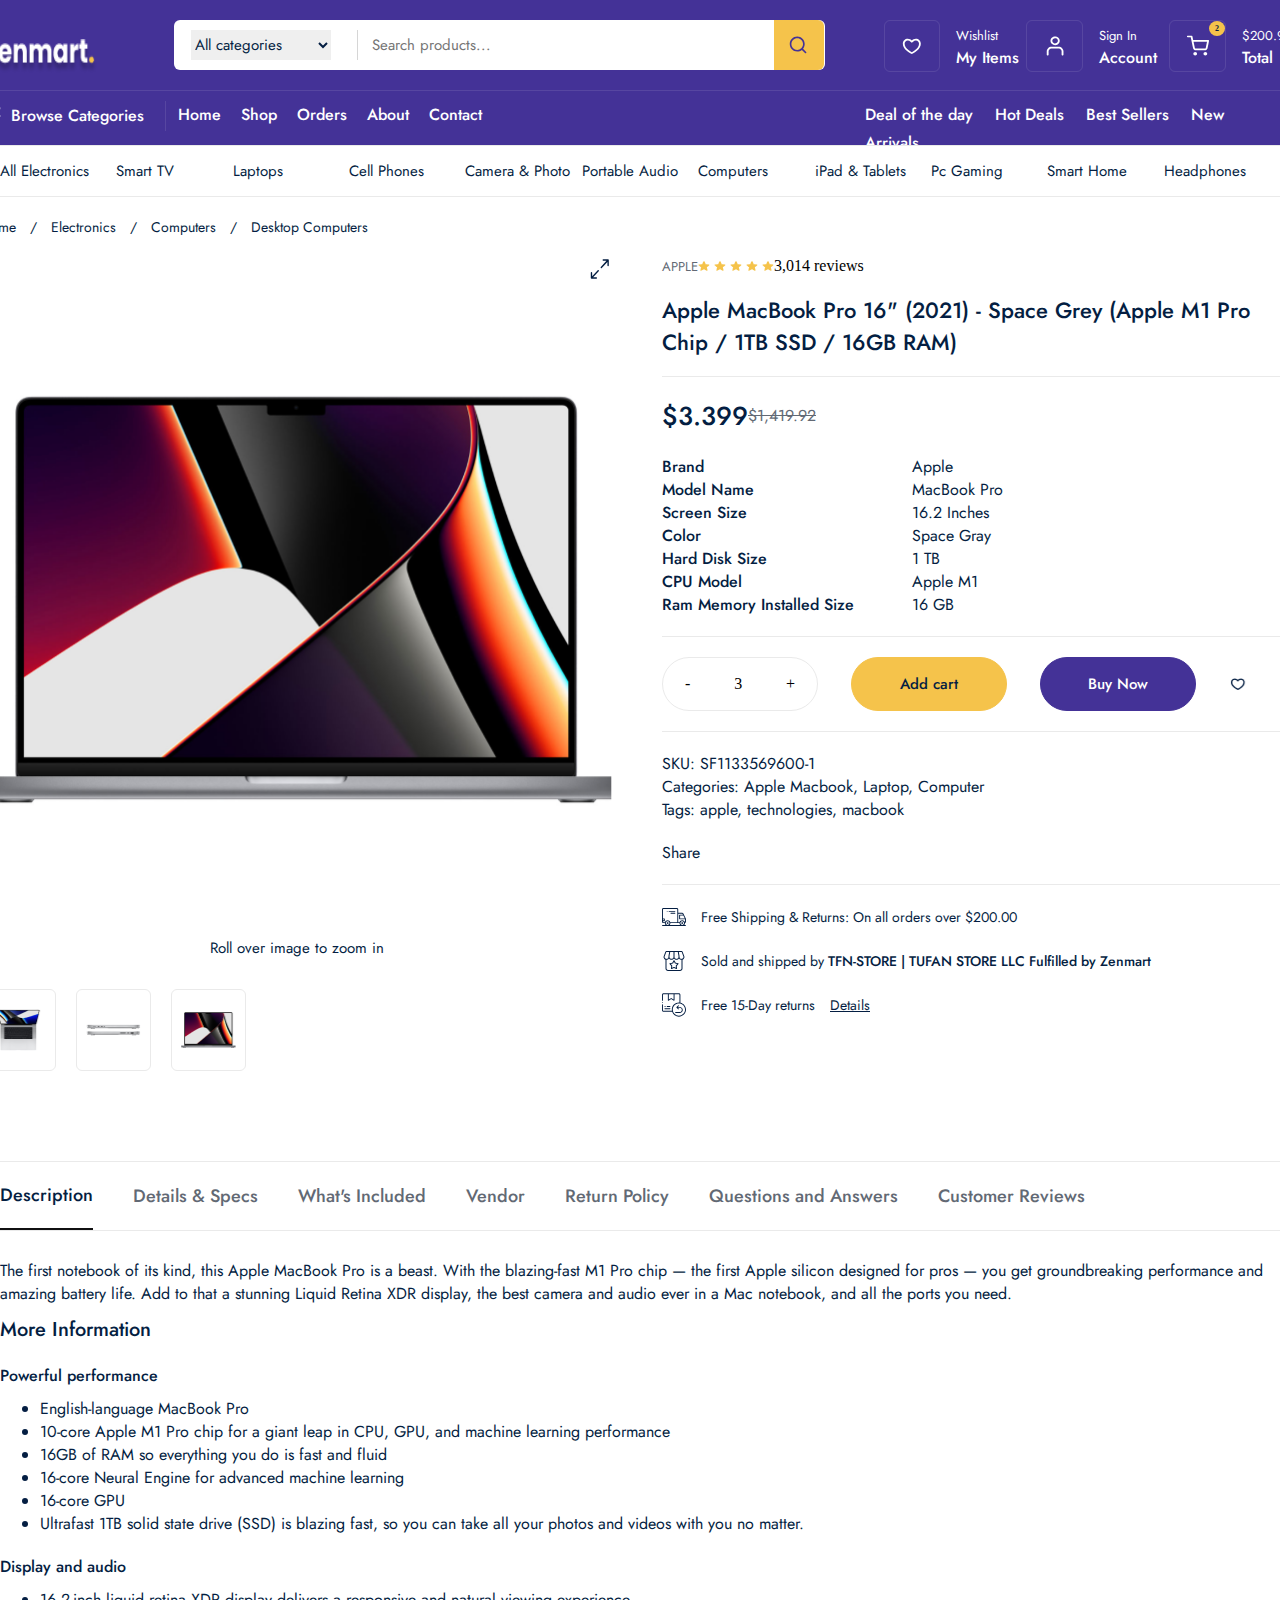
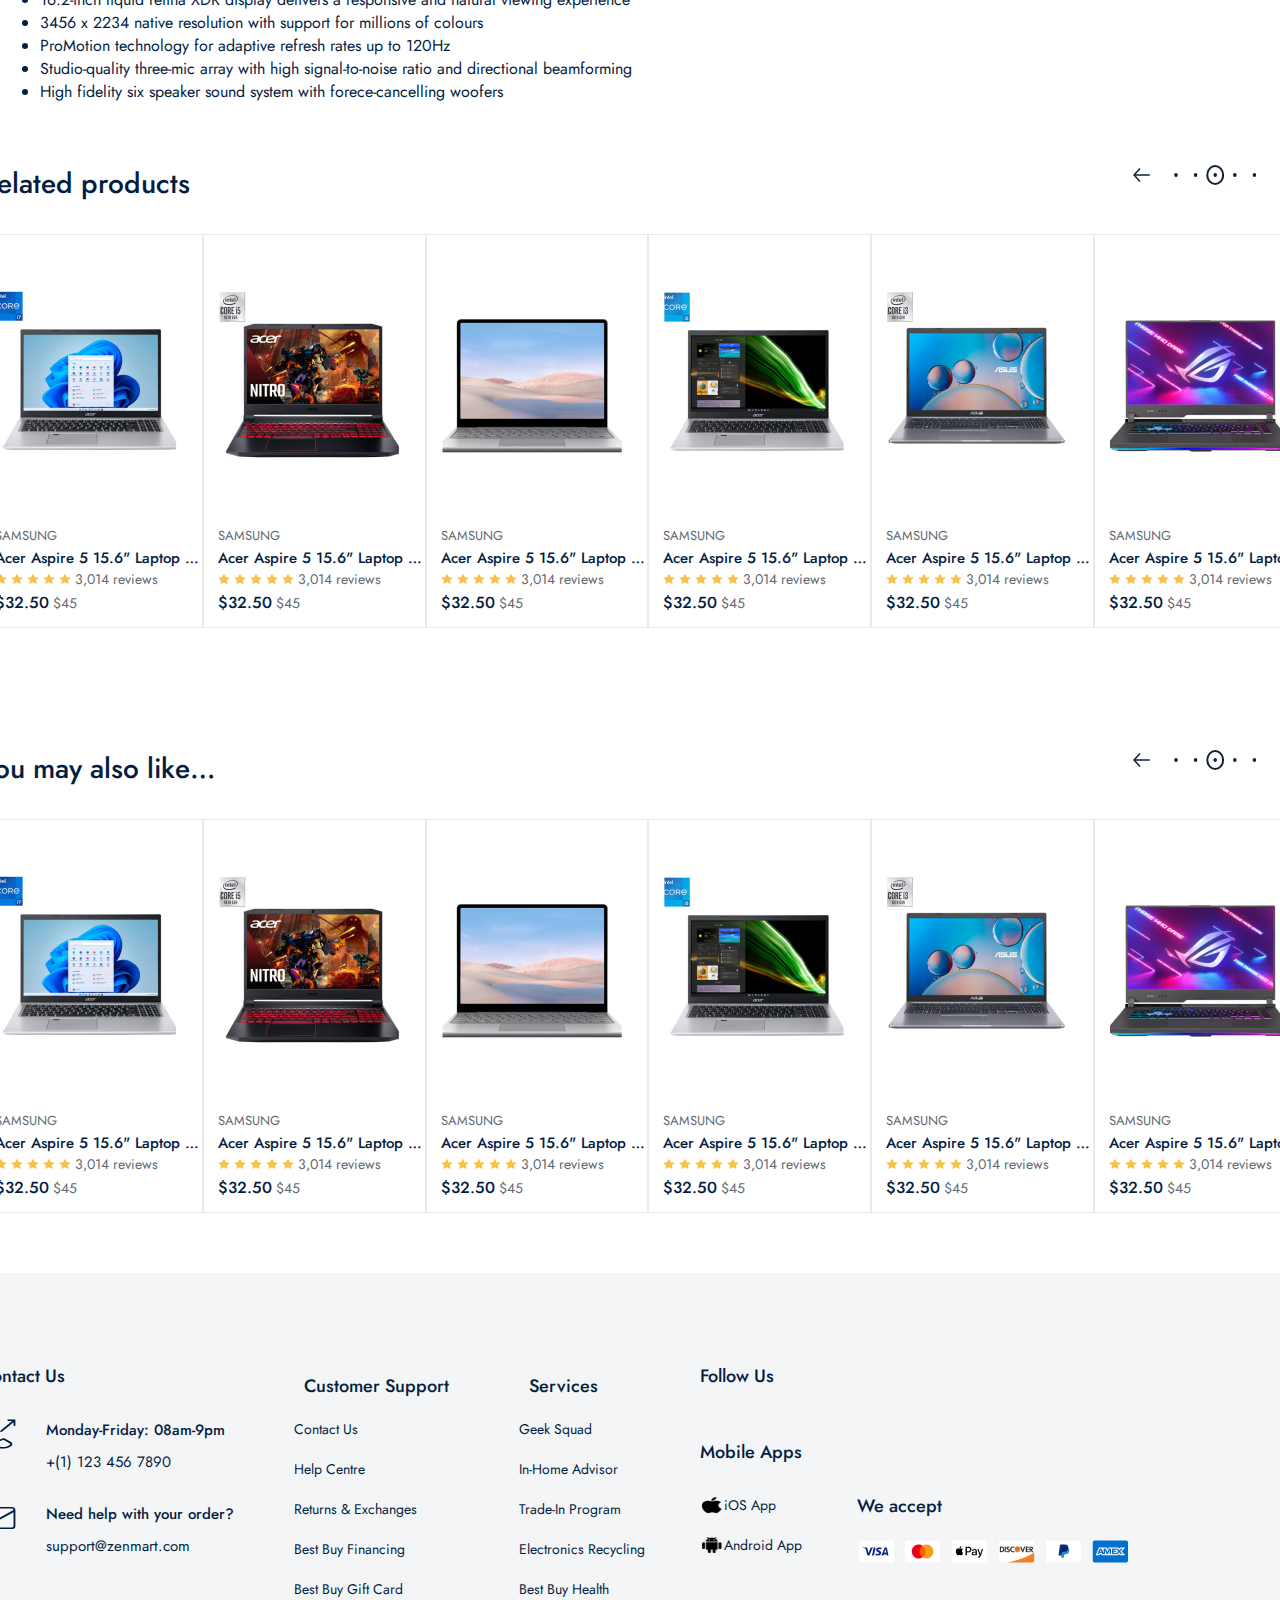
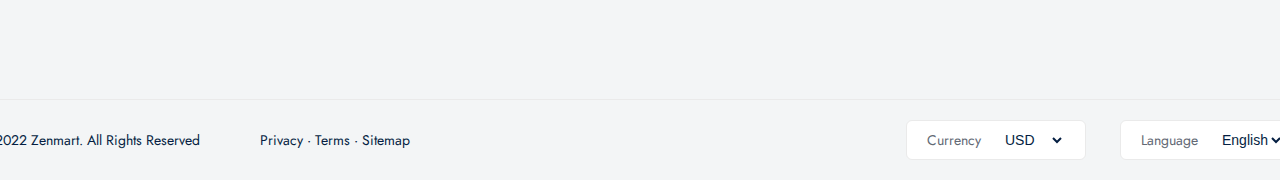
<file: product/chosenProduct.html>
<!DOCTYPE html>
<html lang="en">
  <head>
    <meta charset="UTF-8" />
    <meta name="viewport" content="width=device-width, initial-scale=1.0" />
    <title>Zenmart</title>
    <link rel="preconnect" href="https://fonts.googleapis.com" />
    <link rel="preconnect" href="https://fonts.gstatic.com" crossorigin />
    <link
      href="https://fonts.googleapis.com/css2?family=Jost:ital,wght@0,100;0,200;0,300;0,400;0,500;0,600;0,700;0,800;0,900;1,100;1,200;1,300;1,400;1,500;1,600;1,700;1,800;1,900&display=swap"
      rel="stylesheet"
    />
    <link
      rel="stylesheet"
      href="https://cdnjs.cloudflare.com/ajax/libs/font-awesome/6.5.1/css/all.min.css"
      integrity="sha512-DTOQO9RWCH3ppGqcWaEA1BIZOC6xxalwEsw9c2QQeAIftl+Vegovlnee1c9QX4TctnWMn13TZye+giMm8e2LwA=="
      crossorigin="anonymous"
      referrerpolicy="no-referrer"
    />

    <link rel="stylesheet" href="../public/css/command.css" />
    <link rel="stylesheet" href="../public/css/choosenProduct.css" />
  </head>

  <body>
    <div class="navbar_frame">
      <div class="container">
        <div class="navbar_top">
          <a href="">
            <img src="../public/images/Zenmart..png" alt="zenmart.com" />
          </a>
          <div class="nav_search_frame">
            <div class="search_box">
              <div class="category_list">
                <select>
                  <option value="" selected>All categories</option>
                  <option value="">Computer</option>
                </select>
              </div>
              <input type="search" placeholder="Search products... " />
            </div>
            <div class="search_icon_box">
              <img src="../public/images/search 1.svg" alt="rasm" />
            </div>
          </div>
          <div class="nav_top_menu">
            <a href="../order/cart.html">
              <div class="top_menu_box">
                <div class="box_icon_box">
                  <img src="../public/images/heart 1.svg" alt="" />
                </div>
                <div class="box_info_box">
                  <span>Wishlist</span>
                  <strong>My Items</strong>
                </div>
              </div>
            </a>
            <a href="../other/login.html">
              <div class="top_menu_box">
                <div class="box_icon_box">
                  <img src="../public/images/profile 1.svg" alt="" />
                </div>
                <div class="box_info_box">
                  <span>Sign In</span>
                  <strong>Account</strong>
                </div>
              </div> </a
            ><a href="../order/cart.html">
              <div class="top_menu_box">
                <div class="box_icon_box">
                  <div class="basket_count">2</div>
                  <img src="../public/images/shopping-cart 1.svg" alt="" />
                </div>
                <div class="box_info_box">
                  <span>$200.99</span>
                  <strong>Total</strong>
                </div>
              </div>
            </a>
          </div>
        </div>
        <div class="navbar_bott">
          <div class="navbar_bott_box">
            <div class="browse_menu">
              <img src="../public/images/Group 44.svg" alt="" />
              <span>Browse Categories</span>
            </div>
            <div class="navbar_route_menu">
              <div class="router_menu">
                <a href="../index.html">Home</a>
              </div>
              <div class="router_menu">
                <a href="../product/all.html" class="active">Shop</a>
              </div>
              <div class="router_menu">
                <a href="../order/cart.html">Orders</a>
              </div>
              <div class="router_menu">
                <a href="../other/about.html">About</a>
              </div>
              <div class="router_menu">
                <a href="../other/contact.html">Contact</a>
              </div>
            </div>
            <div class="sorting_menu">
              <span>Deal of the day</span>
              <span> Hot Deals</span>
              <span>Best Sellers</span>
              <span> New Arrivals</span>
            </div>
          </div>
        </div>
      </div>
    </div>

    <div class="choosen_product_page">
      <div class="category_top_frame">
        <div class="container">
          <div>All Electronics</div>
          <div>Smart TV</div>
          <div>Laptops</div>
          <div>Cell Phones</div>
          <div>Camera & Photo</div>
          <div>Portable Audio</div>
          <div>Computers</div>
          <div>iPad & Tablets</div>
          <div>Pc Gaming</div>
          <div>Smart Home</div>
          <div>Headphones</div>
        </div>
      </div>
      <div class="page_rooter">
        <span>Home</span>
        <span class="drop">/</span>
        <span> Electronics</span>
        <span class="drop">/</span>
        <span>Computers</span>
        <span class="drop">/</span>
        <span>Desktop Computers</span>
      </div>
      <div class="product_info_frame">
        <div class="container">
          <div class="product_images_main">
            <div class="product_big_image">
              <img src="../public/images/full-screen (1) 1.svg" alt="" />
            </div>
            <span>Roll over image to zoom in</span>
            <div class="product_small_image_wrapper">
              <div class="product_small_image_box">
                <img src="../public/images/image 75.png" alt="" />
              </div>
              <div class="product_small_image_box">
                <img src="../public/images/image 76.png" alt="" />
              </div>
              <div class="product_small_image_box active">
                <img src="../public/images/image 77.png" alt="" />
              </div>
            </div>
          </div>
          <div class="product_contend_main">
            <div class="product_review_box">
              <p>apple</p>
              <div class="vertical_line"></div>
              <div class="reviews">
                <img src="../public/images/star (1) 1.png" alt="" />
                <img src="../public/images/star (1) 1.png" alt="" />
                <img src="../public/images/star (1) 1.png" alt="" />
                <img src="../public/images/star (1) 1.png" alt="" />
                <img src="../public/images/star (1) 1.png" alt="" />
              </div>
              <span>3,014 reviews</span>
            </div>
            <p class="product_tittle">
              Apple MacBook Pro 16" (2021) - Space Grey (Apple M1 Pro Chip / 1TB
              SSD / 16GB RAM)
            </p>
            <div class="horizontal_line"></div>
            <div class="product_price_box">
              <strong>$3.399</strong>
              <del>$1,419.92</del>
            </div>
            <div class="product_info_box">
              <div class="product_info">
                <strong>Brand</strong>
                <span>Apple</span>
              </div>
              <div class="product_info">
                <strong>Model Name </strong>
                <span>MacBook Pro</span>
              </div>
              <div class="product_info">
                <strong>Screen Size</strong>
                <span>16.2 Inches</span>
              </div>
              <div class="product_info">
                <strong>Color</strong>
                <span>Space Gray</span>
              </div>
              <div class="product_info">
                <strong>Hard Disk Size </strong>
                <span>1 TB</span>
              </div>
              <div class="product_info">
                <strong>CPU Model </strong>
                <span>Apple M1</span>
              </div>
              <div class="product_info">
                <strong>Ram Memory Installed Size</strong>
                <span>16 GB</span>
              </div>
            </div>
            <div class="horizontal_line"></div>
            <div class="buy_box">
              <div class="add_remove_box">
                <div class="add_remove_btn">-</div>
                <span>3</span>
                <div class="add_remove_btn active">+</div>
              </div>
              <div class="add_cart_btn">Add cart</div>
              <div class="buy_btn">
                <span>Buy Now</span>
              </div>
              <img src="../public/images/heart 1.png" alt="" />
              <img src="../public/images/graph 1.png" alt="" />
            </div>
            <div class="horizontal_line"></div>
            <div class="product_tag_category_box">
              <span>SKU: SF1133569600-1</span>
              <span>Categories: Apple Macbook, Laptop, Computer</span>
              <span>Tags: apple, technologies, macbook</span>
            </div>
            <div class="product_share_box">
              <span>Share</span>
              <i class="fa-brands fa-facebook-f"></i>
              <i class="fa-brands fa-twitter"></i>
              <i class="fa-brands fa-instagram"></i>
              <i class="fa-brands fa-linkedin-in"></i>
            </div>
            <div class="horizontal_line"></div>
            <div class="product_guarantee_box">
              <div>
                <img src="../public/images/truck 1.svg" alt="" />
                <span>Free Shipping & Returns: On all orders over $200.00</span>
              </div>

              <div>
                <img src="../public/images/shop 1.svg" alt="" />
                <span
                  >Sold and shipped by
                  <strong
                    >TFN-STORE | TUFAN STORE LLC Fulfilled by Zenmart
                  </strong>
                </span>
              </div>
              <div>
                <img src="../public/images/return-box 1.svg" alt="" />
                <span>Free 15-Day returns </span>
                <a href="">Details</a>
              </div>
            </div>
          </div>
        </div>
      </div>
      <div class="moving_menu">
        <div class="container">
          <span class="active">Description</span>
          <span>Details & Specs</span>
          <span>What's Included</span>
          <span>Vendor</span>
          <span>Return Policy</span>
          <span>Questions and Answers</span>
          <span>Customer Reviews</span>
        </div>
      </div>
      <div class="more_information_frame">
        <div class="container">
          <p>
            The first notebook of its kind, this Apple MacBook Pro is a beast.
            With the blazing-fast M1 Pro chip — the first Apple silicon designed
            for pros — you get groundbreaking performance and amazing battery
            life. Add to that a stunning Liquid Retina XDR display, the best
            camera and audio ever in a Mac notebook, and all the ports you need.
          </p>
          <strong>More Information</strong>
          <span>Powerful performance</span>
          <ul>
            <li>English-language MacBook Pro</li>
            <li>
              10-core Apple M1 Pro chip for a giant leap in CPU, GPU, and
              machine learning performance
            </li>
            <li>16GB of RAM so everything you do is fast and fluid</li>
            <li>16-core Neural Engine for advanced machine learning</li>
            <li>16-core GPU</li>
            <li>
              Ultrafast 1TB solid state drive (SSD) is blazing fast, so you can
              take all your photos and videos with you no matter.
            </li>
          </ul>
          <span>Display and audio</span>
          <ul>
            <li>
              16.2-inch liquid retina XDR display delivers a responsive and
              natural viewing experience
            </li>
            <li>
              3456 x 2234 native resolution with support for millions of colours
            </li>
            <li>ProMotion technology for adaptive refresh rates up to 120Hz</li>
            <li>
              Studio-quality three-mic array with high signal-to-noise ratio and
              directional beamforming
            </li>
            <li>
              High fidelity six speaker sound system with forece-cancelling
              woofers
            </li>
          </ul>
        </div>
      </div>
      <div class="top_products_frame">
        <div class="container">
          <div class="top_products_name">
            <span>Related products</span>
            <div class="arrow_image">
              <img src="../public/images/arrow-righyyyyt.svg" alt="" />
              <img src="../public/images/bullets.svg" alt="" />
              <img src="../public/images/arrow-right.svg" alt="" />
            </div>
          </div>

          <div class="top_products_contend">
            <div class="top_product_boxes">
              <a href="../product/chosenProduct.html" class="product_image_box">
                <img src="../public/images/image 121.png" alt="" />
              </a>
              <span class="product_tittle">Samsung</span>
              <a href="../product/chosenProduct.html">
                <p class="product_desk">
                  Acer Aspire 5 15.6" Laptop - Silver (Intel Core
                </p>
              </a>
              <div class="review_box">
                <img src="../public/images/star (1) 1.png" alt="" />
                <img src="../public/images/star (1) 1.png" alt="" />
                <img src="../public/images/star (1) 1.png" alt="" />
                <img src="../public/images/star (1) 1.png" alt="" />
                <img src="../public/images/star (1) 1.png" alt="" />
                <span>3,014 reviews</span>
              </div>
              <div class="price_box">
                <strong>$32.50</strong>
                <span>$45</span>
              </div>
            </div>
            <div class="top_product_boxes">
              <a href="../product/chosenProduct.html" class="product_image_box">
                <img src="../public/images/image 122.png" alt="" />
              </a>
              <span class="product_tittle">Samsung</span>
              <a href="../product/chosenProduct.html">
                <p class="product_desk">
                  Acer Aspire 5 15.6" Laptop - Silver (Intel Core
                </p>
              </a>
              <div class="review_box">
                <img src="../public/images/star (1) 1.png" alt="" />
                <img src="../public/images/star (1) 1.png" alt="" />
                <img src="../public/images/star (1) 1.png" alt="" />
                <img src="../public/images/star (1) 1.png" alt="" />
                <img src="../public/images/star (1) 1.png" alt="" />
                <span>3,014 reviews</span>
              </div>
              <div class="price_box">
                <strong>$32.50</strong>
                <span>$45</span>
              </div>
            </div>
            <div class="top_product_boxes">
              <a href="../product/chosenProduct.html" class="product_image_box">
                <img src="../public/images/image 123.png" alt="" />
              </a>
              <span class="product_tittle">Samsung</span>
              <a href="../product/chosenProduct.html">
                <p class="product_desk">
                  Acer Aspire 5 15.6" Laptop - Silver (Intel Core
                </p>
              </a>
              <div class="review_box">
                <img src="../public/images/star (1) 1.png" alt="" />
                <img src="../public/images/star (1) 1.png" alt="" />
                <img src="../public/images/star (1) 1.png" alt="" />
                <img src="../public/images/star (1) 1.png" alt="" />
                <img src="../public/images/star (1) 1.png" alt="" />
                <span>3,014 reviews</span>
              </div>
              <div class="price_box">
                <strong>$32.50</strong>
                <span>$45</span>
              </div>
            </div>
            <div class="top_product_boxes">
              <a href="../product/chosenProduct.html" class="product_image_box">
                <img src="../public/images/image 124.png" alt="" />
              </a>
              <span class="product_tittle">Samsung</span>
              <a href="../product/chosenProduct.html">
                <p class="product_desk">
                  Acer Aspire 5 15.6" Laptop - Silver (Intel Core
                </p>
              </a>
              <div class="review_box">
                <img src="../public/images/star (1) 1.png" alt="" />
                <img src="../public/images/star (1) 1.png" alt="" />
                <img src="../public/images/star (1) 1.png" alt="" />
                <img src="../public/images/star (1) 1.png" alt="" />
                <img src="../public/images/star (1) 1.png" alt="" />
                <span>3,014 reviews</span>
              </div>
              <div class="price_box">
                <strong>$32.50</strong>
                <span>$45</span>
              </div>
            </div>
            <div class="top_product_boxes">
              <a href="../product/chosenProduct.html" class="product_image_box">
                <img src="../public/images/image 125.png" alt="" />
              </a>
              <span class="product_tittle">Samsung</span>
              <a href="../product/chosenProduct.html">
                <p class="product_desk">
                  Acer Aspire 5 15.6" Laptop - Silver (Intel Core
                </p>
              </a>
              <div class="review_box">
                <img src="../public/images/star (1) 1.png" alt="" />
                <img src="../public/images/star (1) 1.png" alt="" />
                <img src="../public/images/star (1) 1.png" alt="" />
                <img src="../public/images/star (1) 1.png" alt="" />
                <img src="../public/images/star (1) 1.png" alt="" />
                <span>3,014 reviews</span>
              </div>
              <div class="price_box">
                <strong>$32.50</strong>
                <span>$45</span>
              </div>
            </div>
            <div class="top_product_boxes">
              <a href="../product/" class="product_image_box">
                <img src="../public/images/image 126.png" alt="" />
              </a>
              <span class="product_tittle">Samsung</span>
              <a href="../product/chosenProduct.html">
                <p class="product_desk">
                  Acer Aspire 5 15.6" Laptop - Silver (Intel Core
                </p>
              </a>
              <div class="review_box">
                <img src="../public/images/star (1) 1.png" alt="" />
                <img src="../public/images/star (1) 1.png" alt="" />
                <img src="../public/images/star (1) 1.png" alt="" />
                <img src="../public/images/star (1) 1.png" alt="" />
                <img src="../public/images/star (1) 1.png" alt="" />
                <span>3,014 reviews</span>
              </div>
              <div class="price_box">
                <strong>$32.50</strong>
                <span>$45</span>
              </div>
            </div>
          </div>
        </div>
      </div>
      <div class="top_products_frame">
        <div class="container">
          <div class="top_products_name">
            <span>You may also like…</span>
            <div class="arrow_image">
              <img src="../public/images/arrow-righyyyyt.svg" alt="" />
              <img src="../public/images/bullets.svg" alt="" />
              <img src="../public/images/arrow-right.svg" alt="" />
            </div>
          </div>

          <div class="top_products_contend">
            <div class="top_product_boxes">
              <a href="../product/chosenProduct.html" class="product_image_box">
                <img src="../public/images/image 121.png" alt="" />
              </a>
              <span class="product_tittle">Samsung</span>
              <a href="../product/chosenProduct.html">
                <p class="product_desk">
                  Acer Aspire 5 15.6" Laptop - Silver (Intel Core
                </p>
              </a>
              <div class="review_box">
                <img src="../public/images/star (1) 1.png" alt="" />
                <img src="../public/images/star (1) 1.png" alt="" />
                <img src="../public/images/star (1) 1.png" alt="" />
                <img src="../public/images/star (1) 1.png" alt="" />
                <img src="../public/images/star (1) 1.png" alt="" />
                <span>3,014 reviews</span>
              </div>
              <div class="price_box">
                <strong>$32.50</strong>
                <span>$45</span>
              </div>
            </div>
            <div class="top_product_boxes">
              <a href="../product/chosenProduct.html" class="product_image_box">
                <img src="../public/images/image 122.png" alt="" />
              </a>
              <span class="product_tittle">Samsung</span>
              <a href="../product/chosenProduct.html">
                <p class="product_desk">
                  Acer Aspire 5 15.6" Laptop - Silver (Intel Core
                </p>
              </a>
              <div class="review_box">
                <img src="../public/images/star (1) 1.png" alt="" />
                <img src="../public/images/star (1) 1.png" alt="" />
                <img src="../public/images/star (1) 1.png" alt="" />
                <img src="../public/images/star (1) 1.png" alt="" />
                <img src="../public/images/star (1) 1.png" alt="" />
                <span>3,014 reviews</span>
              </div>
              <div class="price_box">
                <strong>$32.50</strong>
                <span>$45</span>
              </div>
            </div>
            <div class="top_product_boxes">
              <a href="../product/chosenProduct.html" class="product_image_box">
                <img src="../public/images/image 123.png" alt="" />
              </a>
              <span class="product_tittle">Samsung</span>
              <a href="../product/chosenProduct.html">
                <p class="product_desk">
                  Acer Aspire 5 15.6" Laptop - Silver (Intel Core
                </p>
              </a>
              <div class="review_box">
                <img src="../public/images/star (1) 1.png" alt="" />
                <img src="../public/images/star (1) 1.png" alt="" />
                <img src="../public/images/star (1) 1.png" alt="" />
                <img src="../public/images/star (1) 1.png" alt="" />
                <img src="../public/images/star (1) 1.png" alt="" />
                <span>3,014 reviews</span>
              </div>
              <div class="price_box">
                <strong>$32.50</strong>
                <span>$45</span>
              </div>
            </div>
            <div class="top_product_boxes">
              <a href="../product/chosenProduct.html" class="product_image_box">
                <img src="../public/images/image 124.png" alt="" />
              </a>
              <span class="product_tittle">Samsung</span>
              <a href="../product/chosenProduct.html">
                <p class="product_desk">
                  Acer Aspire 5 15.6" Laptop - Silver (Intel Core
                </p>
              </a>
              <div class="review_box">
                <img src="../public/images/star (1) 1.png" alt="" />
                <img src="../public/images/star (1) 1.png" alt="" />
                <img src="../public/images/star (1) 1.png" alt="" />
                <img src="../public/images/star (1) 1.png" alt="" />
                <img src="../public/images/star (1) 1.png" alt="" />
                <span>3,014 reviews</span>
              </div>
              <div class="price_box">
                <strong>$32.50</strong>
                <span>$45</span>
              </div>
            </div>
            <div class="top_product_boxes">
              <a href="../product/chosenProduct.html" class="product_image_box">
                <img src="../public/images/image 125.png" alt="" />
              </a>
              <span class="product_tittle">Samsung</span>
              <a href="../product/chosenProduct.html">
                <p class="product_desk">
                  Acer Aspire 5 15.6" Laptop - Silver (Intel Core
                </p>
              </a>
              <div class="review_box">
                <img src="../public/images/star (1) 1.png" alt="" />
                <img src="../public/images/star (1) 1.png" alt="" />
                <img src="../public/images/star (1) 1.png" alt="" />
                <img src="../public/images/star (1) 1.png" alt="" />
                <img src="../public/images/star (1) 1.png" alt="" />
                <span>3,014 reviews</span>
              </div>
              <div class="price_box">
                <strong>$32.50</strong>
                <span>$45</span>
              </div>
            </div>
            <div class="top_product_boxes">
              <a href="../product/" class="product_image_box">
                <img src="../public/images/image 126.png" alt="" />
              </a>
              <span class="product_tittle">Samsung</span>
              <a href="../product/chosenProduct.html">
                <p class="product_desk">
                  Acer Aspire 5 15.6" Laptop - Silver (Intel Core
                </p>
              </a>
              <div class="review_box">
                <img src="../public/images/star (1) 1.png" alt="" />
                <img src="../public/images/star (1) 1.png" alt="" />
                <img src="../public/images/star (1) 1.png" alt="" />
                <img src="../public/images/star (1) 1.png" alt="" />
                <img src="../public/images/star (1) 1.png" alt="" />
                <span>3,014 reviews</span>
              </div>
              <div class="price_box">
                <strong>$32.50</strong>
                <span>$45</span>
              </div>
            </div>
          </div>
        </div>
      </div>
    </div>

    <div class="footer_frame">
      <div class="container">
        <div class="footer_top">
          <div class="footer_contact_box">
            <span class="footer_spec_tittle"> Contact Us</span>
            <div class="footer_contact_main">
              <img src="../public/images/phone-call 1.svg" alt="" />
              <div>
                <strong>Monday-Friday: 08am-9pm</strong>
                <span>+(1) 123 456 7890</span>
              </div>
            </div>
            <div class="footer_contact_main">
              <img src="../public/images/email 1.svg" alt="" />
              <div>
                <strong>Need help with your order?</strong>
                <span>support@zenmart.com</span>
              </div>
            </div>
          </div>
          <div class="footer_support_box">
            <span class="footer_spec_tittle" style="margin: 10px"
              >Customer Support</span
            >
            <a href="">Contact Us</a>
            <a href="">Help Centre</a>
            <a href="">Returns & Exchanges</a>
            <a href="">Best Buy Financing</a>
            <a href="">Best Buy Gift Card</a>
          </div>
          <div class="footer_support_box">
            <span class="footer_spec_tittle" style="margin: 10px"
              >Services</span
            >
            <a href="">Geek Squad</a>
            <a href="">In-Home Advisor</a>
            <a href="">Trade-In Program</a>
            <a href="">Electronics Recycling</a>
            <a href="">Best Buy Health</a>
          </div>
          <div class="footer_media_box">
            <div class="footer_media_main">
              <span class="footer_spec_tittle" style="margin-bottom: 20px"
                >Follow Us</span
              >
              <div class="media_box">
                <i class="fa-brands fa-facebook-f"></i>
                <i class="fa-brands fa-twitter"></i>
                <i class="fa-brands fa-instagram"></i>
                <i class="fa-brands fa-linkedin-in"></i>
              </div>
            </div>
            <div class="footer_media_main" style="margin-top: 30px">
              <span class="footer_spec_tittle" style="margin-bottom: 20px"
                >Mobile Apps</span
              >
              <div class="mobile_app_box">
                <img src="../public/images/apple 1.png" alt="" />
                <span>iOS App</span>
              </div>
              <div class="mobile_app_box">
                <img src="../public/images/android (1) 1.png" alt="" />
                <span>Android App</span>
              </div>
            </div>
          </div>
          <div class="footer_media_box">
            <div class="footer_media_main" style="margin-top: 130px">
              <span class="footer_spec_tittle" style="margin-bottom: 20px"
                >We accept</span
              >
              <div class="card_box">
                <img src="../public/images/1.png" alt="" />
                <img src="../public/images/2.png" alt="" />
                <img src="../public/images/3.png" alt="" />
                <img src="../public/images/4.png" alt="" />
                <img src="../public/images/5.png" alt="" />
                <img src="../public/images/6.png" alt="" />
              </div>
            </div>
          </div>
        </div>
        <div class="footer_bottom">
          <div class="footer_main">
            <div class="footer_bottom_left">
              <span>© 2022 Zenmart. All Rights Reserved</span>
              <span>Privacy · Terms · Sitemap</span>
            </div>
            <div class="footer_bottom_right">
              <div class="footer_select_box">
                <span>Currency</span>
                <select name="" id="">
                  <option value="">USD</option>
                  <option value="">UZS</option>
                </select>
              </div>
              <div class="footer_select_box">
                <span>Language</span>
                <select name="" id="">
                  <option value="">English</option>
                  <option value="">Uzbek</option>
                </select>
              </div>
            </div>
          </div>
        </div>
      </div>
    </div>
  </body>
</html>
</file>
<file: public/css/command.css>
:root {
  --font: "jost";
}

html,
body {
  margin: 0;
  padding: 0;
}

a {
  text-decoration: none;
}
p {
  margin: 0;
}

.container {
  position: relative;

  width: 1320px;
  height: auto;
  display: flex;
}

.navbar_frame {
  position: relative;
  width: 100%;
  height: 145px;

  display: flex;
  flex-direction: row;
  justify-content: center;
  background: #443297;
}

.navbar_frame .container {
  padding: 20px 0px 14px;

  flex-direction: column;
}

.navbar_frame .navbar_top {
  width: 100%;
  height: 50px;

  display: flex;
  flex-direction: row;
}
.navbar_frame .navbar_search_frame {
  width: 651px;
  height: 50px;
  background-color: white;
  border-radius: 6px;
}

.navbar_frame .navbar_top > a img {
  margin-right: 76px;
  margin-top: 19px;
  margin-bottom: 27px;
  width: 117px;
  height: 36px;
  color: var(--Bg-White, #fff);
  text-shadow: 0px 4px 4px rgba(0, 0, 0, 0.25);
  font-family: Poppins;
  font-size: 24px;
  font-style: normal;
  font-weight: 700;
  line-height: normal;
}
.navbar_frame .navbar_top .nav_search_frame {
  width: 651px;
  height: 50px;
  display: flex;
  flex-direction: row;
  align-items: center;
  background: #fff;
  border-radius: 6px;
}

.navbar_frame .navbar_top .search_box {
  padding: 10px 17px;
  width: auto;
  height: auto;

  display: flex;
  flex-direction: row;
  align-items: center;
}
.navbar_frame .search_box .category_list {
  width: 166px;
  height: 30px;

  display: flex;
  flex-direction: row;
  align-items: center;
  border-right: 1px solid #d6d6d6;
}
.navbar_frame .category_list select {
  width: 140px;
  height: 30px;
  border: none;
  outline: none;
  color: var(--Color-Text-Dark, #041e42);

  /* 15 / Regular */
  font-family: Jost;
  font-size: 15px;
  font-style: normal;
  font-weight: 400;
  line-height: 22px; /* 146.667% */
}
.navbar_frame .search_box input {
  margin-left: 12px;
  width: 387px;
  height: 22px;
  border: none;
  outline: none;
  color: var(--Color-Text-Light, #626974);

  /* 15 / Regular */
  font-family: Jost;
  font-size: 15px;
  font-style: normal;
  font-weight: 400;
  line-height: 22px; /* 146.667% */
}
.navbar_frame .nav_search_frame .search_icon_box {
  width: 50px;
  height: 50px;
  border-radius: 0px 6px 6px 0px;
  background: #f5c34b;
  display: flex;
  justify-content: center;
  align-items: center;
}
.navbar_frame .search_icon_box image {
  width: 19.924px;
  height: 20px;
}
.navbar_frame .navbar_top .nav_top_menu {
  margin-left: 59px;
  width: 416px;
  height: 50px;

  display: flex;
  flex-direction: row;
  justify-content: space-between;
}
.navbar_frame .nav_top_menu .top_menu_box {
  display: flex;
  flex-direction: row;
  align-items: center;
  cursor: pointer;
}
.navbar_frame .top_menu_box .box_icon_box {
  position: relative;
  width: 54.844px;
  height: 50px;
  display: flex;
  flex-direction: row;
  justify-content: center;
  align-items: center;

  border-radius: 6px;
  border: 1px solid rgba(255, 255, 255, 0.1);
}
.navbar_frame .box_icon_box img {
  width: 24.132px;
  height: 22px;
}
.navbar_frame .box_icon_box .basket_count {
  position: absolute;
  top: 0;
  right: 0;
  width: 15.923px;
  height: 15px;
  background-color: #f5c34b;
  display: flex;
  align-items: center;
  justify-content: center;

  border-radius: 50%;
  color: #0b1e40;
  font-family: Inter;
  font-size: 8px;
  font-style: normal;
  font-weight: 700;
  line-height: normal;
}
.navbar_frame .top_menu_box .box_info_box {
  margin-left: 16px;
  width: 70px;
  height: 43px;
  display: flex;
  flex-direction: column;
  justify-content: space-around;
}
.navbar_frame .box_info_box span {
  color: #fff;

  /* 13 / Regular */
  font-family: Jost;
  font-size: 13px;
  font-style: normal;
  font-weight: 400;
  line-height: 22px; /* 169.231% */
}
.navbar_frame .box_info_box strong {
  color: #fff;
  font-family: Jost;
  font-size: 16px;
  font-style: normal;
  font-weight: 500;
  line-height: 22px;
}

.navbar_frame .navbar_bott {
  margin-top: 20px;
  width: 100%;
  height: 41px;
  display: flex;
  flex-direction: row;

  border-top: 1px solid #5746a1;
}

.navbar_frame .navbar_bott .navbar_bott_box {
  margin-top: 10px;
  width: auto;
  height: auto;
  display: flex;
  flex-direction: row;
}

.navbar_frame .navbar_bott_box .browse_menu {
  width: 185px;
  height: 30px;

  display: flex;
  flex-direction: row;
  align-items: center;
  border-right: 1px solid #5746a1;
}

.navbar_frame .browse_menu img {
  width: 20.219px;
  height: 18px;
}
.navbar_frame .browse_menu span {
  color: #fff;
  margin-left: 10px;

  /* 16/Medium */
  font-family: Jost;
  font-size: 16px;
  font-style: normal;
  font-weight: 500;
  line-height: 28px; /* 175% */
  cursor: pointer;
}
.navbar_frame .browse_menu span:active {
  color: #f5c34b;
}

.navbar_frame .navbar_bott_box .navbar_route_menu {
  margin-left: 12px;
  width: 690px;
  display: flex;
  flex-direction: row;
}
.navbar_frame .navbar_route_menu .router_menu {
  margin-bottom: 0;
  margin-right: 20px;
  width: auto;
  height: 40px;
  display: flex;
  flex-direction: row;
}

.navbar_frame .router_menu a {
  color: #fff;

  /* 16/Medium */
  font-family: Jost;
  font-size: 16px;
  font-style: normal;
  font-weight: 500;
  line-height: 28px; /* 175% */
}

.navbar_frame .router_menu a:active {
  color: #f5c34b;
}

.navbar_frame .navbar_route_menu .sorting_menu {
  display: flex;
  flex-direction: row;
}

.navbar_frame .sorting_menu span {
  margin-right: 18px;
  color: #fff;
  text-align: right;

  /* 16/Medium */
  font-family: Jost;

  font-size: 16px;
  font-style: normal;
  font-weight: 500;
  line-height: 28px; /* 175% */
  cursor: pointer;
}
.navbar_frame .sorting_menu span:active {
  color: #f5c34b;
}

/* Footer Frame */

.footer_frame {
  position: relative;
  padding: 90px 0px 20px;
  width: 100%;
  height: auto;
  display: flex;
  flex-direction: row;
  justify-content: center;
  background: var(--Bg-4, #f3f5f6);
}

.footer_frame .footer_spec_tittle {
  display: block;
  margin-bottom: 30px;
  color: var(--Color-Text-Dark, #041e42);

  font-family: Jost;
  font-size: 18px;
  font-style: normal;
  font-weight: 500;
  line-height: normal;
}

.footer_frame .container {
  flex-direction: column;
}
.footer_frame .container .footer_top {
  width: 100%;
  height: auto;
  display: flex;
  flex-direction: row;
}

.footer_frame .footer_top .footer_contact_box {
  display: flex;
  flex-direction: column;
}

.footer_frame .footer_contact_box .footer_contact_main {
  margin-bottom: 30px;
  display: flex;
  flex-direction: row;
}
.footer_frame .footer_contact_main img {
  width: 35.625px;
  height: 30px;
}
.footer_frame .footer_contact_main div {
  margin-left: 30px;
  display: flex;
  flex-direction: column;
}
.footer_frame .footer_contact_main strong {
  color: var(--Color-Text-Dark, #041e42);

  font-family: Jost;
  font-size: 15px;
  font-style: normal;
  font-weight: 500;
  line-height: 22px;
}

.footer_frame .footer_contact_main span {
  margin-top: 10px;
  color: var(--Color-Text-Dark, #041e42);

  font-family: Jost;
  font-size: 15px;
  font-style: normal;
  font-weight: 400;
  line-height: 22px;
}

.footer_frame .footer_support_box {
  margin-left: 60px;
  display: flex;
  flex-direction: column;
}

.footer_frame .footer_support_box a {
  color: var(--Color-Text-Dark, #041e42);
  font-family: Jost;
  font-size: 14px;
  font-style: normal;
  font-weight: 400;
  line-height: 40px;
}

.footer_frame .footer_media_box {
  margin-left: 55px;
  display: flex;
  flex-direction: column;
}

.footer_frame .footer_media_box .footer_media_main {
  display: flex;
  flex-direction: column;
}
.footer_frame .footer_media_main .media_box {
  display: flex;
  flex-direction: row;
}

.footer_frame .media_box i {
  margin-right: 25px;
}

.footer_frame .footer_media_main .mobile_app_box {
  display: flex;
  flex-direction: row;
  align-items: center;
}

.footer_frame .mobile_app_box img {
  width: 24px;
  height: 16px;
}

.footer_frame .mobile_app_box span {
  color: var(--Color-Text-Dark, #041e42);
  font-family: Jost;
  font-size: 14px;
  font-style: normal;
  font-weight: 400;
  line-height: 40px; /* 285.714% */
}

.footer_frame .footer_media_main .card_box {
  width: 272px;
  display: flex;
  flex-direction: row;
  justify-content: space-between;
  align-items: center;
}

.footer_frame .container .footer_bottom {
  margin-top: 90px;
  width: 100%;
  height: 60px;

  display: flex;
  flex-direction: row;
  align-items: flex-end;
  border-top: 1px solid #eaeaea;
}

.footer_frame .footer_bottom .footer_main {
  width: 100%;
  height: auto;

  display: flex;
  flex-direction: row;
}

.footer_frame .footer_main .footer_bottom_left {
  width: 940px;
  height: auto;

  display: flex;
  flex-direction: row;
}

.footer_frame .footer_bottom_left span {
  margin-right: 60px;

  color: var(--Color-Text-Dark, #041e42);
  font-family: Jost;
  font-size: 14px;
  font-style: normal;
  font-weight: 400;
  line-height: 40px; /* 285.714% */
}

.footer_frame .footer_main .footer_bottom_right {
  width: 400px;
  height: auto;

  display: flex;
  flex-direction: row;
  justify-content: space-between;
}

.footer_frame .footer_bottom_right .footer_select_box {
  padding: 10px 20px;
  width: 180px;
  height: 40px;

  box-sizing: border-box;
  display: flex;
  flex-direction: row;
  align-items: center;
  border-radius: 6px;
  border: 1px solid var(--Color-Border, #eaeaea);
  background: var(--Bg-White, #fff);
}

.footer_frame .footer_select_box span {
  color: var(--Color-Text-Light, #626974);
  font-family: Jost;
  font-size: 14px;
  font-style: normal;
  font-weight: 400;
}

.footer_frame .footer_select_box select {
  width: 70px;
  height: 35px;
  margin-left: 20px;
  background: none;
  border: none;
  outline: none;
  cursor: pointer;

  color: var(--Color-Text-Dark, #041e42);

  font-size: 14px;
  font-style: normal;
  font-weight: 400;
}

/* PAGE ROOTER */

.page_rooter {
  margin: 20px 0px;
  width: 1320px;
}

.page_rooter span {
  color: var(--Color-Text-Dark, #041e42);

  font-family: Jost;
  font-size: 14px;
  font-style: normal;
  font-weight: 400;
}

.page_rooter .drop {
  margin: 0px 10px;
}

.page_rooter span:active {
  color: var(--Color-Text-Light, #626974);

  font-family: Jost;
  font-size: 14px;
  font-style: normal;
  font-weight: 400;
}
</file>
<file: public/css/home.css>
.home_page {
  display: flex;
  flex-direction: column;
}

.container .category_top {
  width: 100%;
  height: auto;

  display: flex;
  flex-direction: row;
  justify-content: space-between;
  align-items: center;
}
.container .category_top div {
  display: flex;
  flex-direction: row;
}

.container .category_top span {
  color: var(--Color-Text-Dark, #041e42);

  /* 28 / Medium */
  font-family: Jost;
  font-size: 28px;
  font-style: normal;
  font-weight: 500;
  line-height: normal;
  text-transform: capitalize;
}

.container .category_top a {
  margin-left: 30px;
  color: var(--Color-Text-Dark, #041e42);
  text-align: center;

  text-transform: capitalize;

  /* 15 / Medium */
  font-family: Jost;
  font-size: 15px;
  font-style: normal;
  font-weight: 500;
  line-height: 22px;
  /* 146.667% */
}

.container .category_top a:hover {
  border-bottom: 2px solid #041e42;
}

/* Pagination frame */
.container .pagination_box {
  margin-top: 30px;
  width: 100%;
  height: auto;

  display: flex;
  flex-direction: row;
  justify-content: center;
}

.container .pagination_box .pagination_main {
  width: 160px;
  height: 24px;

  display: flex;
  flex-direction: row;
  align-items: center;
  justify-content: space-between;
  cursor: pointer;
}

.container .hover_border {
  margin-top: 3px;
  width: 32px;
  height: 2px;
  background: var(--Color-Text-Dark, #041e42);
}

.container .next_prev_box {
  width: 25px;
}
.container .next_prev_box img {
  width: 19.608px;
  height: 22px;
  flex-shrink: 0;
  position: absolute;
  top: 240px;
  cursor: pointer;
}

/* Product contend box */
.container .product_box {
  width: 306px;
  height: 100%;
  display: flex;
  flex-direction: column;
}

.container .product_box .product_image_box {
  width: 100%;
  height: 280px;
}

.container .product_image_box .hover_box {
  display: none;
  width: 100%;
  height: 100%;
  flex-direction: column;
  justify-content: flex-end;
  align-items: center;
}
.container .hover_box button {
  margin-bottom: 30px;
  width: 260px;
  height: 50px;

  display: flex;
  justify-content: center;
  align-items: center;
  outline: none;
  border: none;
  border-radius: 6px;
  background: #0053f6;
  box-shadow: 0px 5px 20px 0px rgba(0, 83, 246, 0.1);

  color: var(--Bg-White, #fff);
  text-align: center;

  /* 15 / Medium */
  font-family: Jost;
  font-size: 15px;
  font-style: normal;
  font-weight: 500;
  line-height: 22px; /* 146.667% */
}

.container .product_image_box:hover .hover_box {
  display: flex;
}

.container .product_contend_box {
  padding: 5px 22px;
  width: 100%;
  height: auto;
  box-sizing: border-box;
}

.container .product_contend_box .product_tittle {
  color: var(--Color-Text-Light, #626974);
  font-family: Jost;
  font-size: 13px;
  font-style: normal;
  font-weight: 400;
  line-height: 22px; /* 169.231% */
  text-transform: uppercase;
}
.container .product_contend_box .product_desk {
  margin-top: 7px;

  height: 56px;
  font-family: Jost;
  font-size: 16px;
  font-style: normal;
  font-weight: 500;
  line-height: 28px; /* 175% */
  overflow: hidden;

  color: var(--Color-Text-Dark, #041e42);
}

.container .product_contend_box .review_box {
  margin-top: 7px;
  display: flex;
  flex-direction: row;
  align-items: center;
}

.container .review_box img {
  margin-right: 5px;
}
.container .review_box span {
  margin-left: 10px;
  color: var(--Color-Text-Light, #626974);

  /* 14 / Regular */
  font-family: Jost;
  font-size: 14px;
  font-style: normal;
  font-weight: 400;
  line-height: 22px; /* 157.143% */
}

.container .product_contend_box .price_box {
  margin-top: 10px;
  display: flex;
  flex-direction: row;
  align-items: center;
}
.container .price_box strong {
  color: var(--Color-Text-Dark, #041e42);

  /* 18 / Medium */
  font-family: Jost;
  font-size: 18px;
  font-style: normal;
  font-weight: 500;
  line-height: normal;
}

.container .price_box span {
  margin-left: 10px;
  color: var(--Color-Text-Light, #626974);
  font-family: Jost;
  font-size: 14px;
  font-style: normal;
  font-weight: 400;
  line-height: 22px; /* 157.143% */
  text-decoration-line: line-through;
}

/* Header Frame --------- */
.header_frame {
  position: relative;
  margin-top: 47px;
  width: 100%;
  height: auto;

  display: flex;
  justify-content: center;
}

.header_frame .container {
  flex-direction: row;
}

.header_frame .container .header_left {
  padding: 15px;
  position: relative;
  width: 875px;
  height: 588px;
  border-radius: 5px;

  background-color: #0053f6;
  background-image: url(../images/Rectangle\ 55.png);
}

.header_frame .header_left .header_content {
  margin-top: 90px;
  display: flex;
  flex-direction: column;
}

.header_frame .header_content div {
  width: 104px;
  height: 30px;
  display: flex;
  justify-content: center;
  align-items: center;

  border-radius: 6px;
  background: var(--Bg-2, #f5c34b);
  color: var(--Color-Text-Dark, #041e42);

  /* 13 / Medium */
  font-family: Jost;
  font-size: 13px;
  font-style: normal;
  font-weight: 500;
  line-height: 22px;
  /* 169.231% */
}

.header_frame .header_content span {
  margin-top: 10px;
  width: 428px;
  color: var(--Bg-White, #fff);

  /* 60/Medium */
  font-family: Jost;
  font-size: 60px;
  font-style: normal;
  font-weight: 500;
  line-height: 70px;
}

.header_frame .header_content p {
  margin-top: 10px;
  color: var(--Bg-White, #fff);

  /* 16/Regular */
  font-family: Jost;
  font-size: 16px;
  font-style: normal;
  font-weight: 400;
  line-height: 28px;
  /* 175% */
}

.header_frame .header_content a {
  margin-top: 20px;
  width: 140px;
  height: 52px;
  display: flex;
  justify-content: center;
  align-items: center;

  border-radius: 6px;
  border: 1px solid var(--Bg-White, #fff);
  background: var(--Bg-White, #fff);
  color: var(--Color-Text-Dark, #041e42);
  text-align: center;

  /* 15 / Medium */
  font-family: Jost;
  font-size: 15px;
  font-style: normal;
  font-weight: 500;
  line-height: 22px;
  /* 146.667% */
}

.header_frame .header_content img {
  position: absolute;
  right: 10px;
}

.header_frame .container .header_right {
  position: relative;
  margin-left: 30px;
  display: flex;
  flex-direction: column;
  justify-content: space-between;
}

.header_frame .header_right .header_box {
  width: 422px;
  height: 240px;
  border-radius: 5px;
  display: flex;
  flex-direction: row;
  background: #f2f2f2;
}

.header_frame .header_right .box_left {
  margin-left: 30px;
  width: 30%;
  display: flex;
  flex-direction: column;
  justify-content: center;
}

.header_frame .box_left span {
  color: #0053f6;

  /* 15 / Medium */
  font-family: Jost;
  font-size: 15px;
  font-style: normal;
  font-weight: 500;
  line-height: 22px;
}

.header_frame .box_left p {
  margin: 10px -6px;
  color: var(--Color-Text-Dark, #041e42);

  /* 26/Medium */
  font-family: Jost;
  font-size: 26px;
  font-style: normal;
  font-weight: 500;
  line-height: normal;
}

.header_frame .box_left a {
  color: var(--Color-Text-Dark, #041e42);

  /* 15 / Medium */
  font-family: Jost;
  font-size: 15px;
  font-style: normal;
  font-weight: 500;
  line-height: 22px;
  /* 146.667% */
}

.header_frame .box_left a:active {
  cursor: pointer;
  color: #d7b76e;
}

.header_frame .header_box .box_right {
  width: 50%;
}

.header_frame .box_right img {
  width: 100%;
  height: 100%;
}

.home_page .service_frame {
  position: relative;
  margin-top: 30px;
  width: 100%;
  height: auto;
  display: flex;
  justify-content: center;
}

.service_frame .container {
  flex-direction: row;
}

.container .service_box {
  width: 25%;
  height: auto;

  display: flex;
  flex-direction: row;

  border-bottom: 1px solid var(--Color-Border, #eaeaea);
}

.service_box img {
  width: 35px;
  height: 35px;
}

.service_box .service_contend {
  margin-left: 14px;

  display: flex;
  flex-direction: column;
}

.service_contend span {
  color: var(--Color-Text-Dark, #041e42);

  font-family: Jost;
  font-size: 16px;
  font-style: normal;
  font-weight: 500;
  line-height: 28px;
}

.service_contend p {
  margin-top: 5px;
  color: var(--Color-Text-Light, #626974);

  /* 15 / Regular */
  font-family: Jost;
  font-size: 15px;
  font-style: normal;
  font-weight: 400;
  line-height: 22px;
  /* 146.667% */
}

/* Shop category frame */

.shop_category_frame {
  position: relative;
  margin-top: 90px;
  width: 100%;
  height: auto;

  display: flex;
  justify-content: center;
}

.shop_category_frame .container {
  flex-direction: column;
}

.shop_category_frame .container .category_wrapper {
  margin-top: 30px;
  width: 100%;

  display: flex;
  flex-direction: row;
  justify-content: space-between;
}

.shop_category_frame .category_wrapper .category_box {
  width: 143px;
  height: 249px;

  display: flex;
  flex-direction: column;
  cursor: pointer;
}

.shop_category_frame .category_box .category_img_box {
  width: 142.551px;
  height: 150px;
  display: flex;
  align-items: center;
  justify-content: center;

  border-radius: 150px;
  border: 1px solid var(--Color-Border, #eaeaea);
  background: var(--Bg-White, #fff);
}

.shop_category_frame .category_box span {
  margin-top: 15px;
  width: 135.898px;
  color: var(--Color-Text-Dark, #041e42);
  text-align: center;

  font-family: Jost;
  font-size: 16px;
  font-style: normal;
  font-weight: 500;
  line-height: 28px;
}

/* Selling Produxt Frame */

.selling_product_frame {
  position: relative;
  margin-top: 62px;
  width: 100%;
  height: auto;

  display: flex;
  flex-direction: row;
  justify-content: center;
}
.selling_product_frame .container {
  flex-direction: column;
}

.selling_product_frame .container .product_wrapper {
  position: relative;
  margin-top: 30px;
  width: 100%;
  height: auto;

  display: flex;
  flex-direction: row;
  justify-content: space-between;
}

.selling_product_frame .product_wrapper .product_boxes {
  position: relative;
  width: 1224px;
  height: 452px;

  display: flex;
  flex-direction: row;
}

.home_page .adv_frame {
  margin-top: 90px;
  width: 100%;
  height: 120px;

  display: flex;
  justify-content: center;
  align-items: center;

  background-color: #e5eeff;
  color: #0053f6;
  text-align: center;

  /* 18 / Medium */
  font-family: Jost;
  font-size: 18px;
  font-style: normal;
  font-weight: 500;
  line-height: normal;
}

/* Spec Product */

.home_page .spec_product_frame {
  position: relative;
  margin-top: 90px;
  width: 100%;
  height: auto;

  display: flex;
  flex-direction: row;
  justify-content: center;
}

.spec_product_frame .container {
  flex-direction: column;
}

.spec_product_frame .container .spec_product_wrapper {
  position: relative;
  margin-top: 35px;
  width: 100%;
  height: auto;

  display: flex;
  flex-direction: row;
}

.spec_product_frame .spec_product_wrapper .big_product_box {
  padding: 30px;
  box-sizing: border-box;
  position: relative;
  width: 664px;
  height: 368px;

  display: flex;
  flex-direction: row;

  border-radius: 6px;
  background: var(--Bg-4, #f3f5f6);
}

.spec_product_frame .big_product_box .big_product_contend {
  width: 160px;
  display: flex;
  flex-direction: column;
  justify-content: end;
}

.spec_product_frame .big_product_contend span {
  color: var(--Color-Text-Dark, #041e42);

  /* 15 / Regular */
  font-family: Jost;
  font-size: 15px;
  font-style: normal;
  font-weight: 400;
  line-height: 22px; /* 146.667% */
}

.spec_product_frame .big_product_contend p {
  margin: 7px 0px;
  color: var(--Color-Text-Dark, #041e42);

  /* 26/Medium */
  font-family: Jost;
  font-size: 26px;
  font-style: normal;
  font-weight: 500;
  line-height: normal;
}
.spec_product_frame .big_product_contend a {
  display: inline-flex;
  height: 27px;
  flex-direction: column;
  justify-content: center;
  align-items: flex-start;
  gap: 3px;
  flex-shrink: 0;
}

.spec_product_frame .big_product_box img {
  position: absolute;
  width: 322.45px;
  height: 309px;
  right: 5%;
}

.spec_product_frame .spec_product_wrapper .small_product_wrapper {
  margin-left: 30px;
  width: 620px;
  height: 368px;

  display: flex;
  flex-direction: row;
  flex-wrap: wrap;
}

.spec_product_frame .small_product_wrapper .small_product_box {
  position: relative;
  padding: 30px;
  box-sizing: border-box;
  width: 293.137px;
  height: 170px;
  display: flex;
  flex-direction: row;
  border-radius: 6px;
  background: var(--Bg-4, #f3f5f6);
}

.spec_product_frame .small_product_box:nth-child(odd) {
  margin-right: 30px;
}

.spec_product_frame .small_product_box .small_product_contend {
  display: flex;
  flex-direction: column;
}

.spec_product_frame .small_product_contend strong {
  color: var(--Color-Text-Dark, #041e42);

  font-family: Jost;
  font-size: 16px;
  font-style: normal;
  font-weight: 500;
  line-height: 28px;
  cursor: pointer;
}

.spec_product_frame .small_product_contend span {
  color: var(--Color-Text-Light, #626974);

  font-family: Jost;
  font-size: 13px;
  font-style: normal;
  font-weight: 400;
  line-height: 22px;
}

.spec_product_frame .small_product_box img {
  position: absolute;
  right: 10px;
  width: 85.596px;
  height: 107px;
}

.home_page .tv_frame {
  position: relative;
  margin-top: 90px;
  width: 100%;
  height: auto;

  display: flex;
  flex-direction: row;
  justify-content: center;
}

.tv_frame .container {
  flex-direction: column;
}

.container .tv_wrapper {
  margin-top: 30px;
  width: 100%;
  height: auto;
  display: flex;
  flex-direction: row;
  justify-content: space-between;
}

.tv_wrapper .tv_product_boxes {
  width: 1300px;
  height: 542px;

  display: flex;
  flex-direction: row;
}

.tv_product_boxes .tv_product_box {
  width: 260px;
  height: 452px;

  display: flex;
  flex-direction: column;
  align-items: center;

  background: #ffffff;
}

.tv_product_box .product_img {
  width: 100%;
  height: 280px;

  display: flex;
  flex-direction: row;
  justify-content: center;
  align-items: center;
}

/* Event frame */

.home_page .event_frame {
  position: relative;
  margin-top: 90px;
  width: 100%;
  height: 632px;

  display: flex;
  flex-direction: row;
  justify-content: center;

  background-color: #0053f6;
}

.event_frame .container {
  flex-direction: row;
  justify-content: center;
}

.container .event_contend_box {
  width: 340px;
  height: auto;

  display: flex;
  flex-direction: column;
  justify-content: center;
}

.event_contend_box .event_tittle {
  color: var(--Bg-White, #fff);

  font-family: Jost;
  font-size: 28px;
  font-style: normal;
  font-weight: 500;
  line-height: normal;
  text-transform: capitalize;
}

.event_contend_box .timer_wrapper {
  margin: 30px 0px;
  display: flex;
  flex-direction: row;
}
.timer_wrapper .timer_box {
  width: 82px;
  height: auto;

  display: flex;
  flex-direction: column;
}
.timer_box strong {
  color: var(--Bg-White, #fff);

  font-family: Jost;
  font-size: 28px;
  font-style: normal;
  font-weight: 500;
  line-height: normal;
}

.timer_box span {
  color: var(--Bg-White, #fff);

  font-family: Jost;
  font-size: 16px;
  font-style: normal;
  font-weight: 500;
  line-height: 28px;
}
.event_contend_box a {
  width: 140px;
  height: 50px;
  display: flex;
  justify-content: center;
  align-items: center;
  border-radius: 6px;
  border: 1px solid var(--Bg-White, #fff);
  background: var(--Bg-White, #fff);

  text-transform: capitalize;
  color: var(--Color-Text-Dark, #041e42);
  text-align: center;

  font-family: Jost;
  font-size: 15px;
  font-style: normal;
  font-weight: 500;
  line-height: 22px;
}

.container .event_product_wrapper {
  width: 930px;
  height: auto;

  display: flex;
  flex-direction: row;
}
.event_product_wrapper .event_product_boxes {
  position: relative;
  width: auto;
  height: auto;

  display: flex;
  flex-direction: row;
  align-items: center;
}

.event_product_boxes .event_product_box {
  margin-right: 8px;
  width: 205px;
  height: 392px;

  display: flex;
  flex-direction: column;
  border-radius: 6px;
  background-color: #fff;
}

.event_product_box .event_product_img {
  width: 100%;
  height: 220px;

  display: flex;
  align-items: center;
  justify-content: center;
}
</file>
<file: public/css/cart.css>
.cart_page {
  position: relative;
  width: 100%;
  height: 100%;

  display: flex;
  flex-direction: column;
  align-items: center;
}
.cart_page .tittle_div {
  margin-top: 60px;

  display: flex;
  flex-direction: column;
}
.tittle_div span {
  color: var(--Color-Text-Dark, #041e42);
  text-align: center;
  font-family: Jost;
  font-size: 28px;
  font-style: normal;
  font-weight: 500;
}

.tittle_div p {
  margin-top: 60px;
  color: #000;
  text-align: center;

  font-family: Jost;
  font-size: 15px;
  font-style: normal;
  font-weight: 500;
}
.tittle_div .process_bar {
  margin-top: 30px;
  width: 424px;
  height: 6px;

  background: #f3f5f6;
  border-radius: 6px;
  display: flex;
  flex-direction: row;
  align-items: center;
}
.process_bar div {
  width: 241px;
  height: 6px;

  background: #f5c34b;
  border-radius: 6px;
}

.process_bar img {
  width: 37px;
  height: 40px;
}

.cart_page .shop_cart_frame {
  margin-top: 30px;
  width: 100%;
  height: auto;

  display: flex;
  flex-direction: row;
  justify-content: center;
}

.shop_cart_frame .container {
  flex-direction: row;
  justify-content: space-between;
}
.shop_cart_frame .container .cart_main {
  width: 872px;
  height: auto;

  display: flex;
  flex-direction: column;
  background: #ffff;
}

.cart_main .cart_main_center {
  width: 100%;
  height: auto;

  display: flex;
  flex-direction: column;

  border: 1px solid #eaeaea;
}

.cart_main .cart_top_menu {
  padding: 0px 20px;
  width: auto;
  height: 70px;

  display: flex;
  flex-direction: row;
  align-items: center;
  background: #f3f4f5;
  border-radius: 6px 6px 0px 0px;
}

.cart_top_menu span {
  color: var(--Color-Text-Dark, #041e42);

  font-family: Jost;
  font-size: 14px;
  font-style: normal;
  font-weight: 500;
}

.cart_main .cart_box_wrapper {
  margin-top: 30px;
  width: 100%;
  height: auto;

  display: flex;
  flex-direction: column;
}

.cart_box_wrapper .cart_box {
  margin-top: 30px;

  padding: 0px 20px;
  width: auto;
  height: 153px;

  display: flex;
  flex-direction: row;

  border-radius: 1px solid #eaeaea;
}

.cart_box .product_info {
  width: 359px;
  height: auto;

  display: flex;
  flex-direction: row;
  cursor: pointer;
}
.product_info img {
  width: 93.297px;
  height: 100px;
}

.product_info .product_info_main {
  margin-left: 30px;
  display: flex;
  flex-direction: column;
}

.product_info_main p {
  color: var(--Color-Text-Dark, #041e42);

  font-family: Jost;
  font-size: 16px;
  font-style: normal;
  font-weight: 400;
}

.cart_box .cart_price {
  display: flex;
  flex-direction: row;
  align-items: start;
  justify-content: center;
  width: 118px;
  color: var(--Color-Text-Dark, #041e42);
  text-align: right;

  font-family: Jost;
  font-size: 16px;
  font-style: normal;
  font-weight: 500;
}

.cart_box .cart_quantity {
  width: 155px;
}

.cart_quantity .add_remove_box {
  width: 102px;
  height: 42px;
  display: flex;
  flex-direction: row;
  justify-content: space-around;
  align-items: center;
  background: white;
  border: 1px solid var(--Color-Border, #eaeaea);
  border-radius: 60px;
}

.cart_box .total_price {
  width: 60px;
  height: 29px;

  display: flex;
  flex-direction: row;
  justify-content: center;
  color: var(--Color-Text-Dark, #041e42);
  text-align: right;

  /* 16/Medium */
  font-family: Jost;
  font-size: 16px;
  font-style: normal;
  font-weight: 500;
}

.cart_box .img_div {
  margin-left: 110px;
  width: 13.062px;
  height: 14px;
}

.cart_main .cart_bottom {
  margin-top: 30px;
  width: 100%;
  height: auto;

  display: flex;
  flex-direction: row;
  justify-content: space-between;
}

.cart_bottom .coupon_box {
  padding: 17px;
  width: 360px;

  display: flex;
  flex-direction: row;
  justify-content: space-between;

  border-radius: 6px;
  border: 1px dashed var(--Color-Text-Light, #626974);
  background: var(--Bg-White, #fff);
}

.coupon_box input {
  color: var(--Color-Text-Dark, #041e42);

  /* 15 / Regular */
  font-family: Jost;
  font-size: 15px;
  font-style: normal;
  font-weight: 400;
  line-height: 22px; /* 146.667% */
}
.coupon_box span {
  color: var(--Color-Text-Dark, #041e42);
  font-family: Jost;
  font-size: 15px;
  font-style: normal;
  font-weight: 500;
  line-height: 22px; /* 146.667% */
  text-decoration-line: underline;
}

.cart_bottom button {
  width: 198px;
  height: 52px;
  background-color: white;
  display: inline-flex;
  padding: 15px 35px;
  align-items: flex-start;
  gap: 10px;

  border-radius: 6px;
  border: 2px solid var(--Bg-2, #f5c34b);

  color: var(--Color-Text-Dark, #041e42);
  text-align: center;

  /* 15 / Medium */
  font-family: Jost;
  font-size: 15px;
  font-style: normal;
  font-weight: 300px;
}

.cart_bottom .upt_btn {
  width: 152px;
  height: 52px;

  display: inline-flex;
  padding: 15px 35px;
  align-items: flex-start;
  gap: 10px;
  border-radius: 6px;
  border: 1px solid var(--Bg-2, #f5c34b);
  background: var(--Bg-2, #f5c34b);

  /* Button-Shadow */
  box-shadow: 0px 5px 20px 0px rgba(245, 195, 75, 0.15);

  color: var(--Color-Text-Dark, #041e42);
  text-align: center;

  /* 15 / Medium */
  font-family: Jost;
  font-size: 15px;
  font-style: normal;
  font-weight: 500;
  line-height: 22px; /* 146.667% */
}

.shop_cart_frame .container .cart_price_box {
  padding: 30px;
  width: 422px;
  height: 418px;

  display: flex;
  flex-direction: column;

  background: #fff;

  border: 1px solid #eaeaea;
  border-radius: 6px;
  box-sizing: border-box;
}

.cart_price_box .box_tittle {
  color: var(--Color-Text-Dark, #041e42);

  /* 20 / Medium */
  font-family: Jost;
  font-size: 20px;
  font-style: normal;
  font-weight: 500;
  line-height: normal;
}

.cart_price_box .cart_price_info {
  width: 100%;
  height: auto;

  display: flex;
  flex-direction: column;
}

.cart_price_info div {
  margin-top: 20px;

  display: flex;
  flex-direction: row;
  justify-content: space-between;
}

.cart_price_info span {
  color: var(--Color-Text-Dark, #041e42);
  font-family: Jost;
  font-size: 16px;
  font-style: normal;
  font-weight: 400;
}

.cart_price_box .cart_total {
  margin-top: 30px;
  width: 365px;
  height: 55px;

  display: flex;
  flex-direction: row;
  justify-content: center;
  align-items: center;

  border-radius: 6px;
  border: 1px solid var(--Bg-2, #f5c34b);
  background: var(--Bg-2, #f5c34b);

  /* Button-Shadow */
  box-shadow: 0px 5px 20px 0px rgba(245, 195, 75, 0.15);
}

.cart_total span {
  color: var(--Color-Text-Dark, #041e42);
  text-align: center;

  /* 15 / Medium */
  font-family: Jost;
  font-size: 15px;
  font-style: normal;
  font-weight: 500;
}
</file>
<file: public/css/checkout.css>
.checkout_page {
  position: relative;
  width: 100%;
  height: 100%;

  display: flex;
  flex-direction: column;
  align-items: center;
}

.checkout_page .tittle_div {
  margin-top: 60px;

  display: flex;
  flex-direction: column;
  justify-content: center;
  align-items: center;
}

.checkout_page .tittle_div span {
  color: var(--Color-Text-Dark, #041e42);
  text-align: center;
  font-family: Jost;
  font-size: 28px;
  font-style: normal;
  font-weight: 500;
}

.checkout_page .checkout_frame {
  margin-top: 60px;
  margin-bottom: 300px;
  width: 100%;
  height: auto;

  display: flex;
  flex-direction: row;
  justify-content: center;
}
.checkout_frame .container {
  flex-direction: row;
  justify-content: space-between;
}

.checkout_frame .container .checkout_main {
  width: 858px;
  height: auto;

  display: flex;
  flex-direction: column;
}
.checkout_frame .container .checkout_main .main_tittle {
  color: var(--Color-Text-Dark, #041e42);

  /* 20 / Medium */
  font-family: Jost;
  font-size: 20px;
  font-style: normal;
  font-weight: 500;
}

.checkout_page .checkout_main .double_input_box {
  margin-top: 20px;

  width: 100%;
  height: auto;

  display: flex;
  flex-direction: row;
  justify-content: space-between;
}
.checkout_page .double_input_box .double_input {
  width: 413px;
  height: auto;

  display: flex;
  flex-direction: column;
}
.checkout_page .double_input label,
.checkout_main .input_box label {
  color: var(--Color-Text-Dark, #041e42);

  font-family: Jost;
  font-size: 16px;
  font-style: normal;
  font-weight: 500;
}

.checkout_page .double_input input,
.checkout_main .input_box input,
.checkout_main .input_box select {
  margin-top: 5px;
  padding: 0px 15px;
  width: 100%;
  height: 55px;

  box-sizing: border-box;
  border-radius: 6px;
  border: 1px solid var(--Color-Border, #eaeaea);
  background: var(--Color-5, #fff);

  color: var(--Color-Text-Light, #626974);

  /* 15 / Regular */
  font-family: Jost;
  font-size: 15px;
  font-style: normal;
  font-weight: 400;
}

.checkout_page .checkout_main .input_box {
  margin-top: 20px;
  width: 100%;
  height: auto;

  display: flex;
  flex-direction: column;
}
.checkout_page .input_box textarea {
  padding: 20px;
  margin-top: 5px;
  width: 100%;
  height: 257px;

  border-radius: 6px;
  border: 1px solid var(--Color-Border, #eaeaea);
  background: var(--Color-5, #fff);
}

.checkout_page .checkout_frame .container .checkout_order_main {
  width: 422px;
  height: auto;

  display: flex;
  flex-direction: column;
}

.checkout_page .checkout_order_main .my_order_box {
  padding: 30px 25px;
  width: 100%;
  height: 376px;

  box-sizing: border-box;
  background: #fff;
  border: 1px solid #eaeaea;
  border-radius: 6px;
}

.my_order_box .my_order_tittle {
  margin-bottom: 20px;
  display: flex;
  color: var(--Color-Text-Dark, #041e42);

  /* 20 / Medium */
  font-family: Jost;
  font-size: 20px;
  font-style: normal;
  font-weight: 500;
}
.my_order_box .order_product_info {
  width: 100%;
  display: flex;
  flex-direction: row;
  justify-content: space-between;
}

.my_order_box .order_product_info span {
  color: var(--Color-Text-Dark, #041e42);

  font-family: Jost;
  font-size: 15px;
  font-style: normal;
  font-weight: 400;
}

.my_order_box .spec_info_box {
  border-top: 1px solid #eaeaea;
  width: 365.829px;
  height: 45px;

  display: flex;
  flex-direction: row;
  justify-content: space-between;
  align-items: center;
}

.my_order_box .spec_info_box span {
  color: var(--Color-Text-Dark, #041e42);
  font-family: Jost;
  font-size: 16px;
  font-style: normal;
  font-weight: 500;
}

.my_order_box .spec_info_box p {
  color: var(--Color-Text-Dark, #041e42);
  font-family: Jost;
  font-size: 16px;
  font-style: normal;
  font-weight: 500;
}
.checkout_order_main .check_box {
  margin-top: 30px;
  width: 100%;
  height: auto;
  display: flex;
  flex-direction: row;
  justify-content: center;
}

.check_box span {
  margin-left: 10px;
  color: var(--Color-Text-Dark, #041e42);

  /* 15 / Regular */
  font-family: Jost;
  font-size: 15px;
  font-style: normal;
  font-weight: 400;
}

.checkout_order_main .bott_order_box {
  margin-top: 30px;
  cursor: pointer;
  display: flex;
  width: 422.4px;
  padding: 15px 35px;
  justify-content: center;
  align-items: center;

  border-radius: 6px;
  border: 1px solid var(--Bg-2, #f5c34b);
  background: var(--Bg-2, #f5c34b);

  /* Button-Shadow */
  box-shadow: 0px 5px 20px 0px rgba(245, 195, 75, 0.15);
}

.bott_order_box a {
  color: var(--Color-Text-Dark, #041e42);
  text-align: center;

  /* 15 / Medium */
  font-family: Jost;
  font-size: 15px;
  font-style: normal;
  font-weight: 500;
  line-height: 22px; /* 146.667% */
}
</file>
<file: public/css/received.css>
.received_page {
  margin-bottom: 60px;
  position: relative;
  width: 100%;
  height: 100%;

  display: flex;
  flex-direction: column;
  align-items: center;
}

.received_page .tittle_div {
  margin-top: 60px;

  height: auto;

  display: flex;
  flex-direction: column;
  justify-content: center;
  align-items: center;
}

.tittle_div .image_tittle {
  margin-bottom: 15px;
  width: 80.125px;
  height: 80px;
  background-color: #443297;
  border-radius: 45px;

  display: flex;
  flex-direction: column;
  justify-content: center;
  align-items: center;
}

.image_tittle svg {
  width: 30px;
  height: 45px;
}
.tittle_div span {
  margin-bottom: 15px;
  color: var(--Color-Text-Dark, #041e42);
  text-align: center;
  font-family: Jost;
  font-size: 28px;
  font-style: normal;
  font-weight: 500;
}

.tittle_div p {
  color: var(--Color-Text-Dark, #041e42);
  text-align: center;

  /* 16/Regular */
  font-family: Jost;
  font-size: 16px;
  font-style: normal;
  font-weight: 400;
}

.received_page .order_main_info {
  margin-top: 40px;

  width: 1320.361px;
  height: 132px;

  display: flex;
  flex-direction: row;
  justify-content: space-around;
  align-items: center;

  border-radius: 6px;
  border: 1px dashed var(--Color-Text-Light, #626974);
  background: var(--Bg-White, #fff);
}

.received_page .order_main_info span {
  color: var(--Color-Text-Dark, #041e42);

  font-family: Jost;
  font-size: 16px;
  font-style: normal;
  font-weight: 400;
}

.received_page .order_main_info p {
  color: var(--Color-Text-Dark, #041e42);

  font-family: Jost;
  font-size: 16px;
  font-style: normal;
  font-weight: 500;
}

.received_page .order_detail_box {
  padding: 30px 70px;
  margin-top: 40px;
  width: 1320px;
  height: auto;

  display: flex;
  flex-direction: column;
  box-sizing: border-box;

  background: #fff;
  border: 1px solid #eaeaea;
  border-radius: 6px;
}

.order_detail_box .box_tittle {
  margin-bottom: 20px;
  color: var(--Color-Text-Dark, #041e42);

  /* 20 / Medium */
  font-family: Jost;
  font-size: 20px;
  font-style: normal;
  font-weight: 500;
}

.order_detail_box .order_detail_mail {
  width: 100%;
  height: auto;

  display: flex;
  flex-direction: column;
}

.order_detail_mail .border_top {
  border-top: 1px solid #eaeaea;
}

.order_detail_mail .border_bott {
  border-bottom: 1px solid #eaeaea;
}

.order_detail_mail .big_height {
  width: 100%;
  height: 55px;
  display: flex;
  flex-direction: row;
  justify-content: space-between;
  align-items: center;
}
.big_height span {
  color: var(--Color-Text-Dark, #041e42);
  text-align: right;
  font-family: Jost;
  font-size: 16px;
  font-style: normal;
  font-weight: 500;
}

.order_detail_mail .other_div {
  margin-top: 15px;
  margin-bottom: 15px;
  width: 100%;
  height: auto;

  display: flex;
  flex-direction: row;
  justify-content: space-between;
  align-items: center;
}

.other_div span {
  color: var(--Color-Text-Dark, #041e42);

  /* 15 / Regular */
  font-family: Jost;
  font-size: 15px;
  font-style: normal;
  font-weight: 400;
}
</file>
<file: public/css/product_all.css>
.shop_page {
  width: 100%;
  height: 100%;

  display: flex;
  flex-direction: column;
  align-items: center;
}

.shop_page .category_top_frame {
  width: 100%;
  height: auto;

  display: flex;
  flex-direction: row;
  justify-content: center;
  border: 1px solid var(--Color-Border, #eaeaea);
}

.shop_page .category_top_frame .container {
  height: 50px;
  flex-direction: row;
}

.shop_page .category_top_frame .container div {
  width: 10%;
  display: flex;
  flex-direction: row;
  align-items: center;
  color: var(--Color-Text-Dark, #041e42);

  font-family: Jost;
  font-size: 15px;
  font-style: normal;
  font-weight: 400;
}

.shop_page .category_top_frame .container div:hover {
  cursor: pointer;
  border-bottom: 2px solid #041e42;
}

.shop_page .header_frame {
  position: relative;
  width: 100%;
  height: auto;

  display: flex;
  justify-content: center;
}

.shop_page .header_frame .container {
  height: 424px;
  flex-direction: row;
  background: url(../images/212121.png);
  border-radius: 12px;
}

.shop_page .container .header_frame_contend {
  margin-left: 80px;
  margin-top: 60px;
  width: 366px;
  height: auto;

  display: flex;
  flex-direction: column;
}

.shop_page .container .header_frame_contend span {
  color: var(--Color-Text-Dark, #041e42);

  font-family: Jost;
  font-size: 28px;
  font-style: normal;
  font-weight: 500;
}

.shop_page .container .header_frame_contend p {
  margin-top: 18px;
  width: 365.829px;
  height: 52.8px;

  color: var(--Color-Text-Dark, #041e42);

  font-family: Jost;
  font-size: 16px;
  font-style: normal;
  font-weight: 400;
}

.shop_page .header_frame_contend .shop_bottom {
  margin-top: 18px;

  width: 145px;
  height: 52px;

  display: flex;
  align-items: center;
  justify-content: center;

  border-radius: 6px;
  border: 1px solid var(--Bg-2, #f5c34b);
  background: var(--Bg-2, #f5c34b);
}

.shop_page .header_frame_contend .shop_bottom span {
  color: var(--Color-Text-Dark, #041e42);
  text-align: center;

  font-family: Jost;
  font-size: 15px;
  font-style: normal;
  font-weight: 500;
}

.shop_page .header_frame_contend .arrow {
  margin-top: 88px;
  width: 169.714px;
  height: 22.629px;

  display: flex;
  flex-direction: row;
  justify-content: space-between;
}

/* SHOP CATEGORY FRAME */

.shop_category_frame {
  position: relative;
  margin-top: 90px;
  width: 100%;
  height: auto;

  display: flex;
  justify-content: center;
}

.shop_category_frame .container {
  flex-direction: column;
}
.container .category_top {
  width: 100%;
  height: auto;

  display: flex;
  flex-direction: row;
  justify-content: space-between;
  align-items: center;
}
.container .category_top div {
  display: flex;
  flex-direction: row;
}

.container .category_top span {
  color: var(--Color-Text-Dark, #041e42);

  font-family: Jost;
  font-size: 28px;
  font-style: normal;
  font-weight: 500;
  line-height: normal;
  text-transform: capitalize;
}

.container .category_top a {
  margin-left: 30px;
  color: var(--Color-Text-Dark, #041e42);
  text-align: center;

  text-transform: capitalize;

  font-family: Jost;
  font-size: 15px;
  font-style: normal;
  font-weight: 500;
  line-height: 22px;
}

.container .category_top a:hover {
  border-bottom: 2px solid #041e42;
}

.shop_category_frame .container .category_wrapper {
  margin-top: 30px;
  width: 100%;

  display: flex;
  flex-direction: row;
  justify-content: space-between;
}

.shop_category_frame .category_wrapper .category_box {
  width: 143px;
  height: 249px;

  display: flex;
  flex-direction: column;
  cursor: pointer;
}

.shop_category_frame .category_box .category_img_box {
  width: 142.551px;
  height: 150px;
  display: flex;
  align-items: center;
  justify-content: center;

  border-radius: 150px;
  border: 1px solid var(--Color-Border, #eaeaea);
  background: var(--Bg-White, #fff);
}

.shop_category_frame .category_box span {
  margin-top: 15px;
  width: 135.898px;
  color: var(--Color-Text-Dark, #041e42);
  text-align: center;

  font-family: Jost;
  font-size: 16px;
  font-style: normal;
  font-weight: 500;
  line-height: 28px;
}

/* Brand FRAME */

.shop_category_frame .brand_frame {
  width: 100%;
  height: auto;

  display: flex;
  flex-direction: row;
  justify-content: center;
}

.brand_frame .container {
  flex-direction: column;
}

.container .brand_name {
  margin-top: 48px;
  margin-bottom: 30px;
  width: 183px;
  height: 40px;
}
.container .brand_name span {
  color: var(--Color-Text-Dark, #041e42);

  font-family: Jost;
  font-size: 28px;
  font-style: normal;
  font-weight: 500;
}

.container .brand_contend {
  margin-bottom: 60px;
  width: 973px;
  height: 52px;
  display: flex;
  flex-direction: row;
  justify-content: space-between;
}

.brand_contend .brand_box {
  width: 108px;
  height: 52px;

  display: flex;
  flex-direction: row;
  justify-content: center;
  align-items: center;
  border-radius: 6px;
  border: 1px solid var(--Color-Border, #eaeaea);
  cursor: pointer;
}

.brand_box span {
  color: var(--Color-Text-Dark, #041e42);
  text-align: center;

  font-family: Jost;
  font-size: 14px;
  font-style: normal;
  font-weight: 500;
}

.brand_contend .brand_box:hover {
  background: var(--Bg-1, #443297);
}

.brand_box:hover span {
  color: var(--Bg-White, #fff);
  text-align: center;

  /* 14 / Medium */
  font-family: Jost;
  font-size: 14px;
  font-style: normal;
  font-weight: 500;
  line-height: 22px; /* 157.143% */
}

/* TOP SELLING PRODUCT FRAME */

.shop_page .top_products_frame {
  width: 100%;
  height: auto;

  display: flex;
  flex-direction: row;
  justify-content: center;
}

.top_products_frame .container {
  flex-direction: column;
}

.container .top_products_name {
  width: 100%;
  height: auto;
  margin-bottom: 30px;

  display: flex;
  flex-direction: row;
  justify-content: space-between;
}

.top_products_name span {
  color: var(--Color-Text-Dark, #041e42);

  font-family: Jost;
  font-size: 28px;
  font-style: normal;
  font-weight: 500;
}

.top_products_name .arrow_image {
  width: 169px;
  height: 24px;

  display: flex;
  flex-direction: row;
  justify-content: space-between;
  align-items: center;
}
.top_products_frame .top_products_contend {
  width: 100%;
  height: auto;

  display: flex;
  flex-direction: row;
}

.container .top_product_boxes {
  width: 220.786px;
  height: 392px;

  display: flex;
  flex-direction: column;
  justify-content: center;

  border: 1px solid var(--Color-Border, #eaeaea);
  background: var(--Bg-White, #fff);
}

.top_products_contend .product_image_box {
  margin-top: 30px;
  padding: 15px;
  width: 207.577px;
  height: 220px;
}

.top_products_contend .product_tittle {
  margin-left: 14px;
  color: var(--Color-Text-Light, #626974);
  font-family: Jost;
  font-size: 13px;
  font-style: normal;
  font-weight: 400;
  line-height: 22px; /* 169.231% */
  text-transform: uppercase;
}

.top_products_contend .product_desk {
  margin-left: 14px;
  overflow: hidden;
  color: var(--Color-Text-Dark, #041e42);
  text-overflow: ellipsis;
  white-space: nowrap;
  font-family: Jost;
  font-size: 15px;
  font-style: normal;
  font-weight: 500;
}

.top_products_contend .review_box {
  margin-left: 14px;
  color: var(--Color-Text-Light, #626974);

  /* 14 / Regular */
  font-family: Jost;
  font-size: 14px;
  font-style: normal;
  font-weight: 400;
}
.top_products_contend .price_box {
  margin-left: 14px;
}

.top_products_contend .price_box strong {
  color: var(--Color-Text-Dark, #041e42);

  /* 16/Medium */
  font-family: Jost;
  font-size: 16px;
  font-style: normal;
  font-weight: 500;
  line-height: 28px; /* 175% */
}

.top_products_contend .price_box span {
  color: var(--Color-Text-Light, #626974);
  font-family: Jost;
  font-size: 14px;
  font-style: normal;
  font-weight: 400;
  line-height: 22px; /* 157.143% */
  text-decoration-line: strikethrough;
}

/* ALL PRODUCT FRAME */

.shop_page .all_product_frame {
  margin: 60px 0px;
  width: 100%;
  height: auto;

  display: flex;
  flex-direction: row;
  justify-content: center;
}

.all_product_frame .container {
  flex-direction: column;
  align-items: center;
}

.container .all_product_name {
  width: 100%;
  height: 83px;

  display: flex;
  flex-direction: column;
  border-bottom: 1px solid #eaeaea;
}

.container .all_product_name span {
  color: var(--Color-Text-Dark, #041e42);

  font-family: Jost;
  font-size: 28px;
  font-style: normal;
  font-weight: 500;
  line-height: normal;
}

.container .all_product_name p {
  color: var(--Color-Text-Dark, #041e42);

  font-family: Jost;
  font-size: 15px;
  font-style: normal;
  font-weight: 400;
}

.container .product_info {
  margin-top: 20px;
  width: 100%;
  height: 37px;

  display: flex;
  flex-direction: row;
  justify-content: start;
}

.product_info .product_select_box {
  margin-right: 20px;
  width: 92px;
  height: 36px;

  display: flex;
  flex-direction: row;
  justify-content: center;
  align-items: center;

  border-radius: 60px;
  background: var(--Bg-4, #f3f5f6);
}

.product_info .product_select_box select {
  background: none;
  outline: none;
  border: none;

  color: var(--Color-Text-Dark, #041e42);

  font-family: Jost;
  font-size: 15px;
  font-style: normal;
  font-weight: 500;
  cursor: pointer;
}

.container .all_product_bott {
  margin-top: 20px;
  width: 100%;
  height: auto;

  display: flex;
  flex-direction: row;
  flex-wrap: wrap;
}

.all_product_bott .top_product_boxes {
  width: 260px;
  height: 452px;

  display: flex;
  flex-direction: column;
  justify-content: center;

  border: 1px solid var(--Color-Border, #eaeaea);
  background: var(--Bg-White, #fff);
}

.all_product_bott .product_image_box {
  margin-top: 30px;
  padding: 15px;
  width: 207.577px;
  height: 220px;
}

.all_product_bott .product_tittle {
  margin-left: 14px;
  color: var(--Color-Text-Light, #626974);
  font-family: Jost;
  font-size: 13px;
  font-style: normal;
  font-weight: 400;
  line-height: 22px; /* 169.231% */
  text-transform: uppercase;
}

.all_product_bott .product_desk {
  margin-left: 14px;
  overflow: hidden;
  color: var(--Color-Text-Dark, #041e42);
  text-overflow: ellipsis;
  white-space: nowrap;
  font-family: Jost;
  font-size: 15px;
  font-style: normal;
  font-weight: 500;
}

.all_product_bott .review_box {
  margin-left: 14px;
  color: var(--Color-Text-Light, #626974);

  /* 14 / Regular */
  font-family: Jost;
  font-size: 14px;
  font-style: normal;
  font-weight: 400;
}
.all_product_bott .price_box {
  margin-left: 14px;
}

.all_product_bott .price_box strong {
  color: var(--Color-Text-Dark, #041e42);

  /* 16/Medium */
  font-family: Jost;
  font-size: 16px;
  font-style: normal;
  font-weight: 500;
  line-height: 28px; /* 175% */
}

.all_product_bott .price_box span {
  color: var(--Color-Text-Light, #626974);
  font-family: Jost;
  font-size: 14px;
  font-style: normal;
  font-weight: 400;
  line-height: 22px; /* 157.143% */
  text-decoration-line: strikethrough;
}

/* PAGGINATION BOX */

.all_product_frame .paggination_all_product_box {
  margin-top: 60px;
  width: 459.835px;
  height: 90px;

  display: flex;
  flex-direction: row;
  justify-content: space-between;
  align-items: center;
}

.paggination_all_product_box img {
  width: 50px;
  height: 50px;
  cursor: pointer;
}

.paggination_all_product_box .arrow_right {
  width: 45px;
  height: 45px;

  display: flex;
  justify-content: center;
  align-items: center;

  border: 1px solid black;
  border-radius: 30px;
  cursor: pointer;
}

.arrow_right img {
  width: 13.75px;
  height: 13.75px;
  cursor: pointer;
}

.paggination_all_product_box .product_numbers {
  width: 40px;
  height: 40px;

  display: flex;
  flex-direction: row;
  justify-content: center;
  align-items: center;
  color: var(--Text-Head, #051036);
  text-align: center;

  font-family: Jost;
  font-size: 14px;
  font-style: normal;
  font-weight: 500;
  cursor: pointer;
}

.product_numbers:hover {
  background-color: #f5c34b;
  border-radius: 30px;
  cursor: pointer;
}
</file>
<file: public/css/choosenProduct.css>
.choosen_product_page {
  position: relative;
  width: 100%;
  height: 100%;

  display: flex;
  flex-direction: column;
  align-items: center;
}
.choosen_product_page .category_top_frame {
  width: 100%;
  height: 50px;

  display: flex;
  flex-direction: row;
  justify-content: center;
  border: 1px solid var(--Color-Border, #eaeaea);
}

.choosen_product_page.category_top_frame .container {
  height: 50px;
  flex-direction: row;
}

.choosen_product_page .category_top_frame .container div {
  width: 10%;
  display: flex;
  flex-direction: row;
  align-items: center;
  color: var(--Color-Text-Dark, #041e42);

  font-family: Jost;
  font-size: 15px;
  font-style: normal;
  font-weight: 400;
}

.choosen_product_page .category_top_frame .container div:hover {
  cursor: pointer;
  border-bottom: 2px solid #041e42;
}

.choosen_product_page .product_info_frame {
  margin-bottom: 90px;
  width: 100%;
  height: auto;

  display: flex;
  flex-direction: row;
  justify-content: center;
}

.product_info_frame .container {
  flex-direction: row;
}

.product_info_frame .container .product_images_main {
  width: 631px;
  height: auto;

  display: flex;
  flex-direction: column;
}

.product_images_main .product_big_image {
  position: relative;
  width: 100%;
  height: 680px;

  background: url(../images/image\ 65.png);
  background-size: cover;
}

.product_big_image img {
  position: absolute;

  right: 0;
  top: 0;
  width: 24px;
  height: 24px;
  cursor: pointer;
}
.product_images_main span {
  color: var(--Color-Text-Dark, #041e42);
  text-align: center;

  font-family: Jost;
  font-size: 15px;
  font-style: normal;
  font-weight: 400;
}
.product_images_main .product_small_image_wrapper {
  margin-top: 30px;
  width: 100%;
  height: auto;

  display: flex;
  flex-direction: row;
}

.product_small_image_wrapper .product_small_image_box {
  margin-right: 20px;
  width: 73px;
  height: 80px;

  display: flex;
  justify-content: center;
  align-items: center;

  border-radius: 6px;
  border: 1px solid var(--Color-Border, #eaeaea);
  background: var(--Bg-White, #fff);
  cursor: pointer;
}

.product_small_image_box img {
  width: 55px;
  height: 60px;
}

.product_small_image_box .active {
  border: 2px solid var(--Bg-1, #443297);
}

.product_info_frame .product_contend_main {
  margin-left: 50px;
  width: 637px;
  height: auto;

  display: flex;
  flex-direction: column;
}

.product_contend_main .product_review_box {
  display: flex;
  flex-direction: row;
}

.product_review_box p {
  color: var(--Color-Text-Light, #626974);
  font-family: Jost;
  font-size: 13px;
  font-style: normal;
  font-weight: 400;

  text-transform: uppercase;
}

.product_contend_main .product_tittle {
  margin: 18px 0px;
  color: var(--Color-Text-Dark, #041e42);
  font-family: Jost;
  font-size: 22px;
  font-style: normal;
  font-weight: 500;
  line-height: normal;
}

.product_contend_main .horizontal_line {
  width: 100%;
  height: 1px;
  background: var(--Color-Border, #eaeaea);
}

.product_contend_main .product_price_box {
  margin: 20px 0px;

  display: flex;
  flex-direction: row;
  align-items: center;
}

.product_price_box strong {
  color: var(--Color-Text-Dark, #041e42);

  /* 26/Medium */
  font-family: Jost;
  font-size: 26px;
  font-style: normal;
  font-weight: 500;
  line-height: normal;
}
.product_price_box del {
  color: var(--Color-Text-Light, #626974);
  font-family: Jost;
  font-size: 16px;
  font-style: normal;
  font-weight: 400;
  line-height: 28px; /* 175% */
  text-decoration-line: strikethrough;
}

.product_contend_main .product_info_box {
  margin-bottom: 20px;
  display: flex;
  flex-direction: column;
}

.product_info_box .product_info {
  display: flex;
  flex-direction: row;
}

.product_info strong {
  width: 250px;
  color: var(--Color-Text-Dark, #041e42);
  font-family: Jost;
  font-size: 16px;
  font-style: normal;
  font-weight: 500;
}

.product_info span {
  color: var(--Color-Text-Dark, #041e42);
  font-family: Jost;
  font-size: 16px;
  font-style: normal;
  font-weight: 400;
}

.product_contend_main .buy_box {
  margin: 20px 0px;
  display: flex;
  flex-direction: row;
  justify-content: space-between;
  align-items: center;
}

.buy_box .add_remove_box {
  width: 154px;
  height: 52px;
  display: flex;
  flex-direction: row;
  justify-content: space-around;
  align-items: center;
  border-radius: 60px;
  border: 1px solid var(--Color-Border, #eaeaea);
  background: var(--Bg-White, #fff);
  cursor: pointer;
}

.buy_box .add_cart_btn {
  width: 154px;
  height: 52px;
  display: flex;
  flex-direction: row;
  justify-content: space-around;
  align-items: center;
  color: var(--Color-Text-Dark, #041e42);
  text-align: center;

  font-family: Jost;
  font-size: 15px;
  font-style: normal;
  font-weight: 500;

  border-radius: 60px;
  border: 1px solid var(--Bg-2, #f5c34b);
  background: var(--Bg-2, #f5c34b);

  cursor: pointer;
}

.buy_box .buy_btn {
  width: 154px;
  height: 52px;
  display: flex;
  flex-direction: row;
  justify-content: space-around;
  align-items: center;
  border-radius: 60px;
  border: 1px solid var(--Bg-1, #443297);
  background: var(--Bg-1, #443297);
  cursor: pointer;
}
.buy_btn span {
  color: var(--Bg-White, #fff);
  text-align: center;

  /* 15 / Medium */
  font-family: Jost;
  font-size: 15px;
  font-style: normal;
  font-weight: 500;
}
.buy_box img {
  width: 18.735px;
  height: 16px;
  cursor: pointer;
}
.product_contend_main .product_tag_category_box {
  margin: 20px 0px;
  width: 100%;
  height: auto;
  display: flex;
  flex-direction: column;
}

.product_tag_category_box span {
  color: var(--Color-Text-Dark, #041e42);
  font-family: Jost;
  font-size: 16px;
  font-style: normal;
  font-weight: 400;
}

.product_contend_main .product_share_box {
  margin-bottom: 20px;
  width: 100%;
  height: auto;

  display: flex;
  flex-direction: row;
  align-items: center;
}

.product_share_box span {
  color: var(--Color-Text-Dark, #041e42);
  font-family: Jost;
  font-size: 16px;
  font-style: normal;
  font-weight: 400;
}
.product_share_box i {
  margin-left: 20px;
  color: var(--Color-Text-Dark, #041e42);
  font-family: "Font Awesome 5 Brands";
  font-size: 12px;
  font-style: normal;
  font-weight: 400;
  line-height: normal;
  text-transform: capitalize;
}

.product_contend_main .product_guarantee_box {
  width: 100%;
  height: auto;

  display: flex;
  flex-direction: column;
}

.product_guarantee_box div {
  margin-top: 20px;
  display: flex;
  flex-direction: row;
  align-items: center;
}

.product_guarantee_box div img {
  margin-right: 15px;
  width: 24px;
  height: 24px;
}

.product_guarantee_box div span {
  color: var(--Color-Text-Dark, #041e42);

  font-family: Jost;
  font-size: 14px;
  font-style: normal;
  font-weight: 400;
}

.product_guarantee_box div span strong {
  color: var(--Color-Text-Dark, #041e42);

  font-family: Jost;
  font-size: 14px;
  font-style: normal;
  font-weight: 500;
}

.product_guarantee_box div a {
  margin-left: 15px;
  color: var(--Color-Text-Dark, #041e42);
  font-family: Jost;
  font-size: 14px;
  font-style: normal;
  font-weight: 400;
  line-height: 22px;
  text-decoration-line: underline;
}

/* MOVING MENU */

.choosen_product_page .moving_menu {
  margin-bottom: 30px;
  width: 100%;
  height: 68px;

  display: flex;
  justify-content: center;
}
.moving_menu .container {
  height: 100%;

  flex-direction: row;
  border-top: 1px solid #eaeaea;
  border-bottom: 1px solid #eaeaea;
}

.moving_menu span {
  margin-right: 40px;
  display: flex;
  align-items: center;
  cursor: pointer;

  color: var(--Color-Text-Light, #626974);

  font-family: Jost;
  font-size: 18px;
  font-style: normal;
  font-weight: 500;
  line-height: normal;
}
.moving_menu span.active {
  color: #041e42;
  border-bottom: 2px solid #101011;
}
.moving_menu span:hover {
  color: #041e42;
  border-bottom: 2px solid #101011;
}

.choosen_product_page .more_information_frame {
  width: 100%;
  height: auto;

  display: flex;
  justify-content: center;
}

.more_information_frame .container {
  flex-direction: column;
}

.more_information_frame .container p {
  color: var(--Color-Text-Dark, #041e42);

  font-family: Jost;
  font-size: 16px;
  font-style: normal;
  font-weight: 400;
}

.more_information_frame .container span {
  margin: 20px 0px 10px 0px;
  color: var(--Color-Text-Dark, #041e42);

  font-family: Jost;
  font-size: 16px;
  font-style: normal;
  font-weight: 500;
}

.more_information_frame .container strong {
  margin-top: 10px;
  color: var(--Color-Text-Dark, #041e42);

  font-family: Jost;
  font-size: 20px;
  font-style: normal;
  font-weight: 500;
}

.more_information_frame .container ul {
  margin: 0px;
}

.more_information_frame .container li {
  color: var(--Color-Text-Dark, #041e42);
  font-family: Jost;
  font-size: 16px;
  font-style: normal;
  font-weight: 400;
}

.choosen_product_page .top_products_frame {
  margin-top: 60px;
  margin-bottom: 60px;
  width: 100%;
  height: auto;

  display: flex;
  flex-direction: row;
  justify-content: center;
}

.choosen_product_page .top_products_frame .container {
  flex-direction: column;
}

.choosen_product_page .container .top_products_name {
  width: 100%;
  height: auto;
  margin-bottom: 30px;

  display: flex;
  flex-direction: row;
  justify-content: space-between;
}

.choosen_product_page .top_products_name span {
  color: var(--Color-Text-Dark, #041e42);

  font-family: Jost;
  font-size: 28px;
  font-style: normal;
  font-weight: 500;
}

.choosen_product_page .top_products_name .arrow_image {
  width: 169px;
  height: 24px;

  display: flex;
  flex-direction: row;
  justify-content: space-between;
  align-items: center;
}
.choosen_product_page .top_products_frame .top_products_contend {
  width: 100%;
  height: auto;

  display: flex;
  flex-direction: row;
}

.choosen_product_page .container .top_product_boxes {
  width: 220.786px;
  height: 392px;

  display: flex;
  flex-direction: column;
  justify-content: center;

  border: 1px solid var(--Color-Border, #eaeaea);
  background: var(--Bg-White, #fff);
}

.choosen_product_page .top_products_contend .product_image_box {
  margin-top: 30px;
  padding: 15px;
  width: 207.577px;
  height: 220px;
}

.choosen_product_page .top_products_contend .product_tittle {
  margin-left: 14px;
  color: var(--Color-Text-Light, #626974);
  font-family: Jost;
  font-size: 13px;
  font-style: normal;
  font-weight: 400;
  line-height: 22px; /* 169.231% */
  text-transform: uppercase;
}

.choosen_product_page .top_products_contend .product_desk {
  margin-left: 14px;
  overflow: hidden;
  color: var(--Color-Text-Dark, #041e42);
  text-overflow: ellipsis;
  white-space: nowrap;
  font-family: Jost;
  font-size: 15px;
  font-style: normal;
  font-weight: 500;
}

.choosen_product_page .top_products_contend .review_box {
  margin-left: 14px;
  color: var(--Color-Text-Light, #626974);

  /* 14 / Regular */
  font-family: Jost;
  font-size: 14px;
  font-style: normal;
  font-weight: 400;
}
.choosen_product_page .top_products_contend .price_box {
  margin-left: 14px;
}

.choosen_product_page .top_products_contend .price_box strong {
  color: var(--Color-Text-Dark, #041e42);

  /* 16/Medium */
  font-family: Jost;
  font-size: 16px;
  font-style: normal;
  font-weight: 500;
  line-height: 28px; /* 175% */
}

.choosen_product_page .top_products_contend .price_box span {
  color: var(--Color-Text-Light, #626974);
  font-family: Jost;
  font-size: 14px;
  font-style: normal;
  font-weight: 400;
  line-height: 22px; /* 157.143% */
  text-decoration-line: strikethrough;
}
</file>
